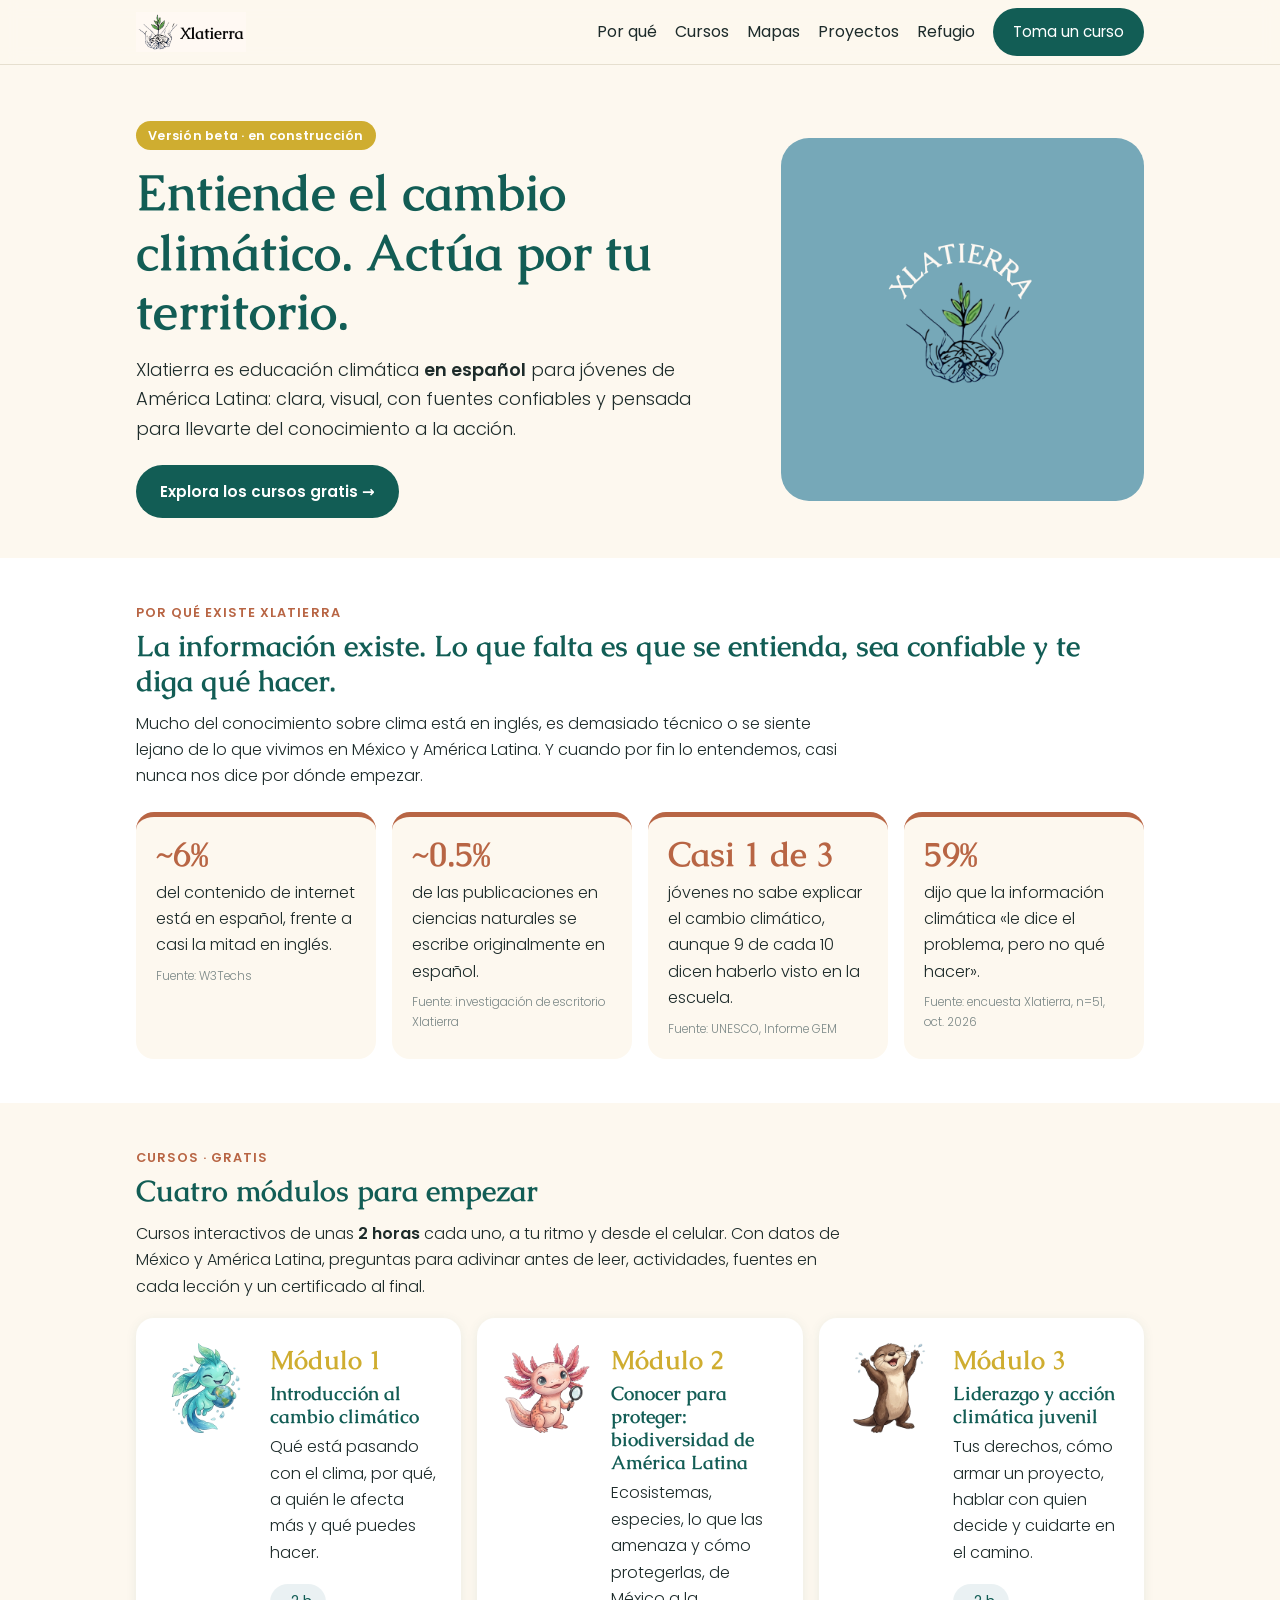
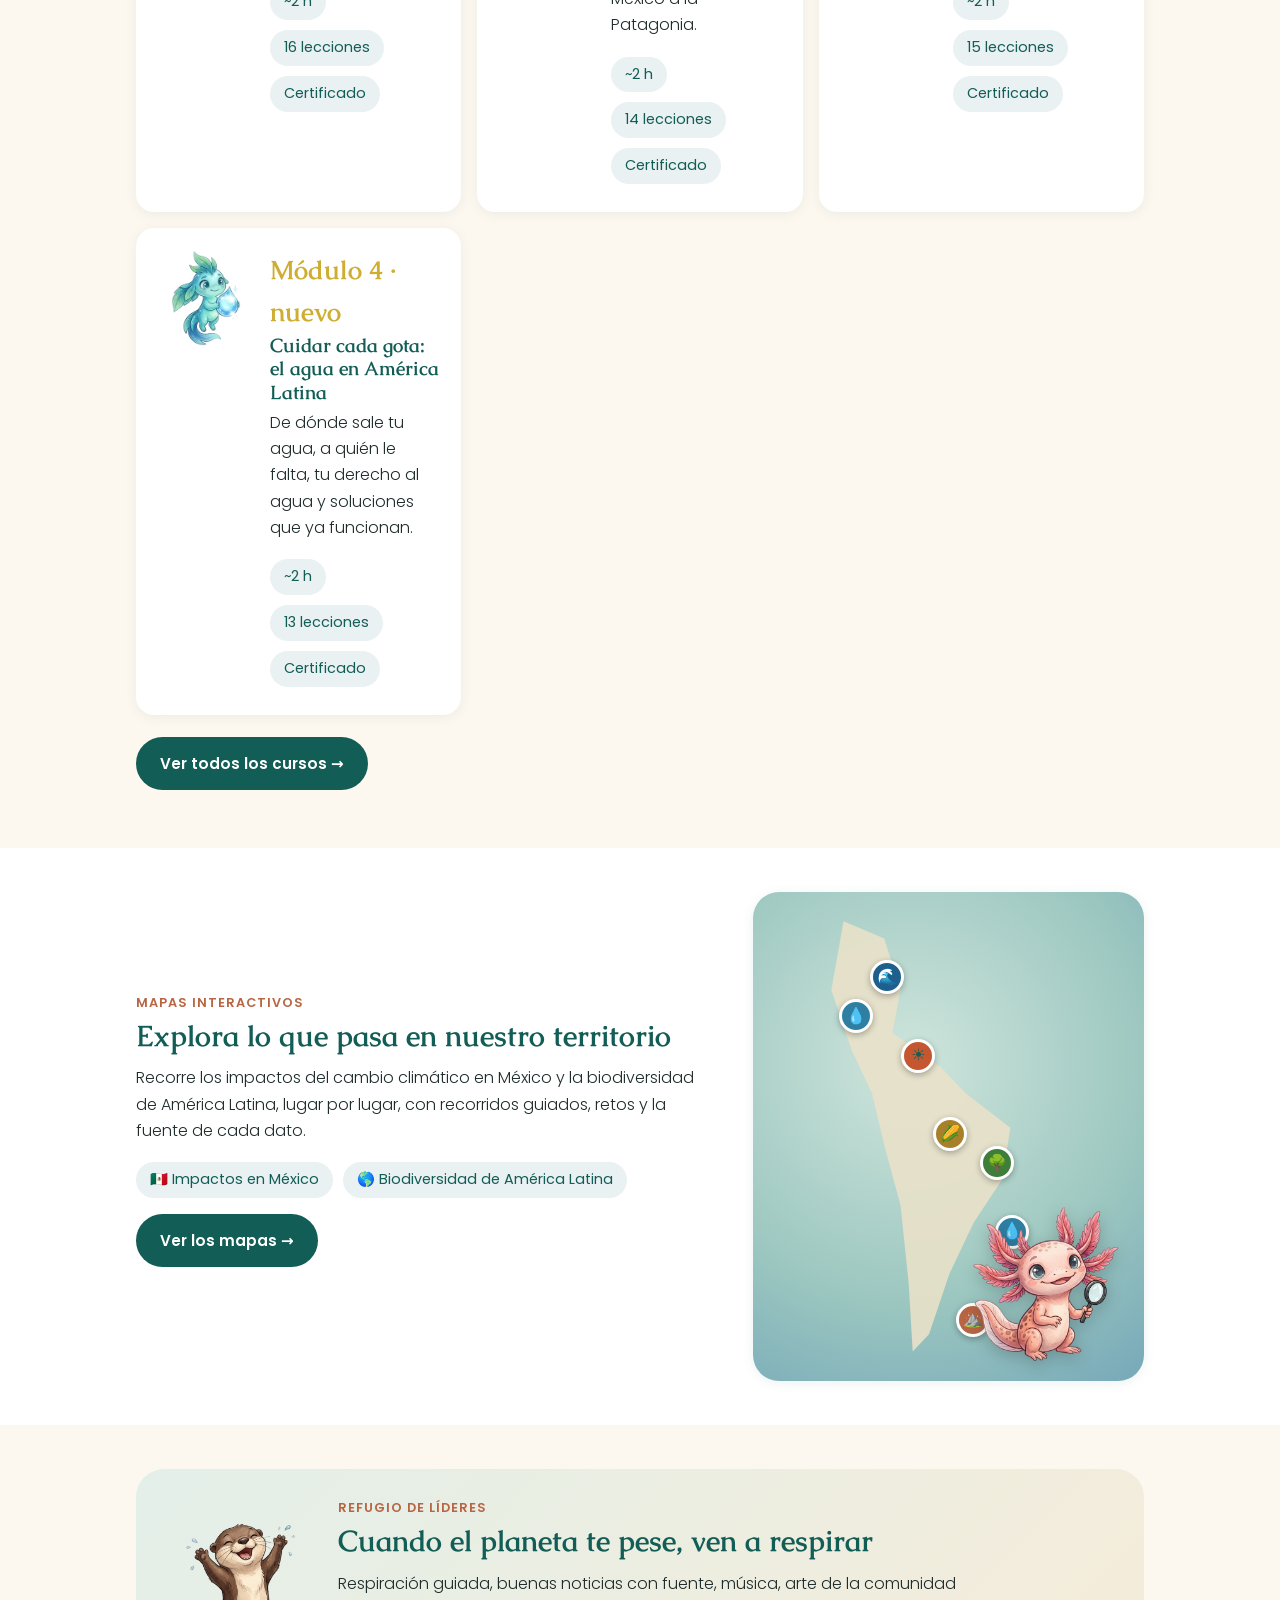
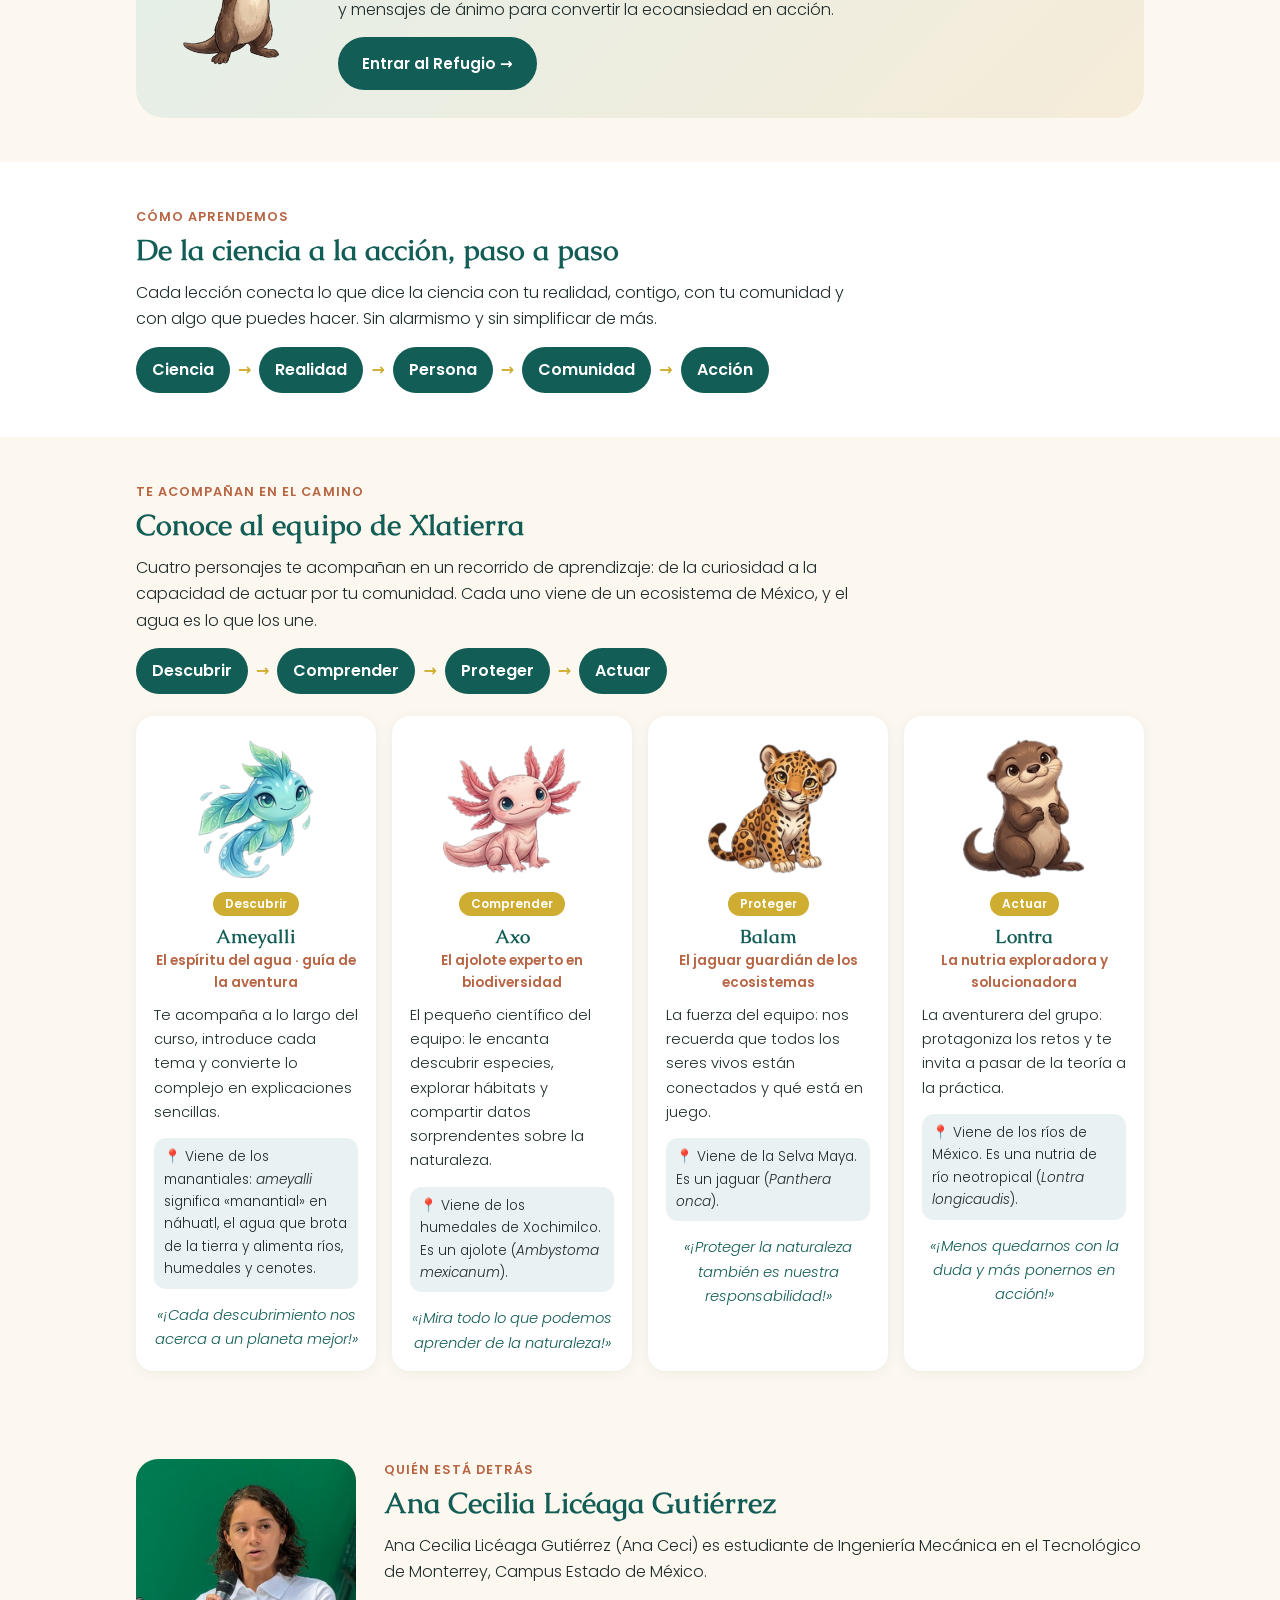
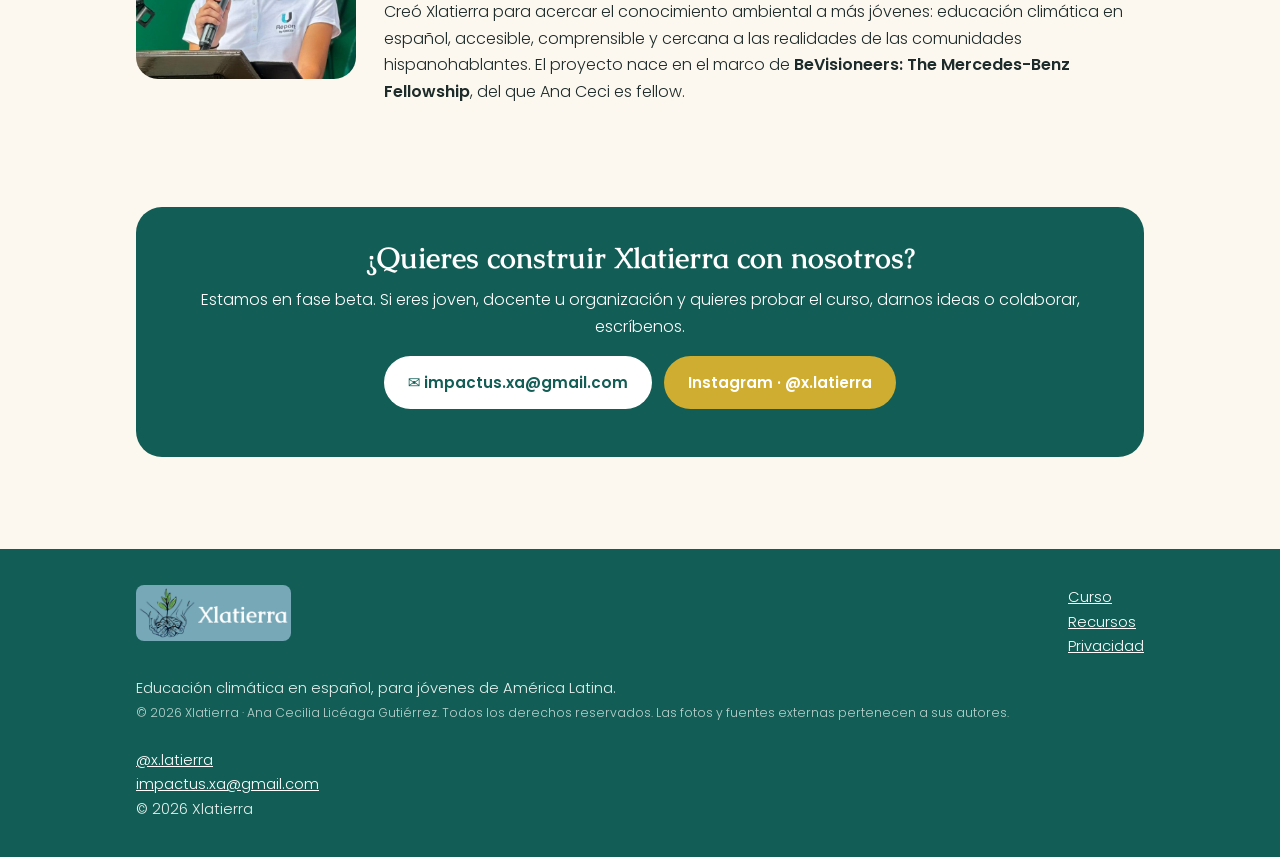
<file: index.html>
<!doctype html>
<html lang="es">
<head>
<meta charset="utf-8">
<meta name="viewport" content="width=device-width, initial-scale=1">
<title>Xlatierra · Educación climática en español</title>
<meta name="description" content="Educación climática en español para jóvenes de América Latina: clara, visual, con fuentes confiables y orientada a la acción.">
<link rel="icon" href="img/icono.png">
<link rel="preconnect" href="https://fonts.googleapis.com">
<link href="https://fonts.googleapis.com/css2?family=Caudex:wght@400;700&family=Poppins:wght@300;400;600&display=swap" rel="stylesheet">
<link rel="stylesheet" href="estilos.css">
<style>
/* ---- Solo página de inicio ---- */
.hero-home{padding:56px 0 40px}
.hero-home .wrap{display:grid;grid-template-columns:1.25fr .75fr;gap:40px;align-items:center}
.hero-home h1{font-size:clamp(2rem,5vw,3.1rem)}
.hero-home .lead{font-size:1.12rem;max-width:560px}
.hero-home .ctas{display:flex;gap:12px;flex-wrap:wrap;margin-top:22px}
.beta{display:inline-block;background:var(--gold);color:#fff;font-weight:600;font-size:.8rem;padding:4px 12px;border-radius:999px;margin-bottom:14px;letter-spacing:.02em}
.hero-art{background:#76a8b8;border-radius:28px;padding:28px;aspect-ratio:1/1;display:flex;align-items:center;justify-content:center}
@media(max-width:780px){.hero-home .wrap{grid-template-columns:1fr}.hero-art{max-width:280px;margin:0 auto;order:-1}}
section{padding:44px 0}
.sec-alt{background:#fff}
.kicker{font-weight:600;color:var(--terra);text-transform:uppercase;font-size:.8rem;letter-spacing:.08em;margin-bottom:6px}
.grid{display:grid;gap:16px}
.g4{grid-template-columns:repeat(auto-fit,minmax(210px,1fr))}
.g2{grid-template-columns:repeat(auto-fit,minmax(280px,1fr))}
.statc{background:var(--cream);border-radius:var(--radius);padding:20px;border-top:5px solid var(--terra)}
.sec-alt .statc{background:var(--cream)}
.statc b{display:block;font-family:'Caudex',serif;font-size:2.1rem;color:var(--terra);line-height:1.1;margin-bottom:6px}
.statc i{display:block;font-size:.74rem;color:#7a8786;font-style:normal;margin-top:8px}
.unitc{background:#fff;border-radius:var(--radius);padding:20px;box-shadow:var(--shadow)}
.unitc h3{margin-bottom:6px}
.unitc .n{font-family:'Caudex',serif;color:var(--gold);font-size:1.6rem;font-weight:700}
.feat{display:flex;flex-wrap:wrap;gap:10px;margin:18px 0 6px}
.feat span{background:var(--soft);color:var(--teal);border-radius:999px;padding:6px 14px;font-size:.9rem;font-weight:400}
.arc{display:flex;flex-wrap:wrap;gap:8px;align-items:center;margin-top:14px}
.arc span{background:var(--teal);color:#fff;padding:10px 16px;border-radius:999px;font-weight:600}
.arc em{color:var(--gold);font-style:normal;font-weight:600}
.about{display:grid;grid-template-columns:220px 1fr;gap:28px;align-items:start}
.photo{aspect-ratio:1/1;border-radius:22px;background:var(--soft);display:flex;align-items:center;justify-content:center;text-align:center;padding:16px}
@media(max-width:640px){.about{grid-template-columns:1fr}.photo{max-width:220px}}
.pj{background:#fff;border-radius:var(--radius);padding:18px 18px 16px;box-shadow:var(--shadow);text-align:center}
.pj img{width:150px;height:150px;object-fit:contain;margin:0 auto 6px}
.pj h3{margin:8px 0 2px}
.pj-role{font-size:.85rem;color:var(--terra);font-weight:600;margin-bottom:8px}
.pj p{font-size:.92rem;text-align:left}
.pj-verb{display:inline-block;background:var(--gold);color:#fff;font-weight:600;font-size:.75rem;padding:2px 12px;border-radius:999px}
.pj-origin{font-size:.85rem!important;background:var(--soft);border-radius:12px;padding:8px 10px;color:var(--ink)}
.pj-quote{font-style:italic;color:var(--teal);text-align:center!important;margin-bottom:0}
.band{background:var(--teal);color:#fff;border-radius:26px;padding:34px 28px;text-align:center}
.band h2{color:#fff}
.modc{display:flex;gap:16px;align-items:flex-start;text-decoration:none;color:inherit;border:2px solid transparent;transition:border-color .15s}
.modc:hover{border-color:var(--blue)}
.modc img{width:96px;height:96px;object-fit:contain;flex:0 0 auto}
@media(max-width:480px){.modc{flex-direction:column}}
.mapband{display:grid;grid-template-columns:1.2fr .8fr;gap:30px;align-items:center}
.mapprev{position:relative;display:block;aspect-ratio:4/5;border-radius:26px;background:radial-gradient(circle at 40% 35%,#cfe5dc,#9cc7c0 60%,#76a8b8);overflow:hidden;box-shadow:var(--shadow)}
.mapprev::before{content:"";position:absolute;left:18%;top:6%;width:52%;height:88%;background:#e9e2c9;opacity:.9;clip-path:polygon(10% 0,30% 4%,38% 16%,34% 26%,46% 30%,58% 34%,70% 40%,92% 48%,88% 60%,74% 70%,62% 82%,52% 96%,44% 100%,42% 84%,38% 66%,30% 52%,24% 40%,14% 30%,4% 16%)}
.mapprev .pin{position:absolute;width:34px;height:34px;border-radius:50%;display:flex;align-items:center;justify-content:center;border:3px solid #fff;box-shadow:0 2px 6px rgba(0,0,0,.3);font-size:16px}
.mapprev img{position:absolute;right:4%;bottom:3%;width:42%;filter:drop-shadow(0 4px 8px rgba(0,0,0,.2))}
@media(max-width:780px){.mapband{grid-template-columns:1fr}.mapprev{max-width:320px}}
</style>
</head>
<body>

<header class="topbar">
  <div class="wrap">
    <a class="logo" href="index.html"><img src="img/logo-rectangular.png" alt="Xlatierra"></a>
    <nav>
      <a href="#por-que" class="hide-sm">Por qué</a>
      <a href="#curso" class="hide-sm">Cursos</a>
      <a href="mapas.html" class="hide-sm">Mapas</a>
      <a href="proyectos.html" class="hide-sm">Proyectos</a>
      <a href="refugio.html" class="hide-sm">Refugio</a>
      <a href="cursos.html" class="btn btn-primary" style="padding:9px 18px">Toma un curso</a>
    </nav>
  </div>
</header>

<!-- ============ HERO ============ -->
<div class="hero-home">
  <div class="wrap">
    <div>
      <span class="beta">Versión beta · en construcción</span>
      <h1>Entiende el cambio climático. Actúa por tu territorio.</h1>
      <p class="lead">Xlatierra es educación climática <strong>en español</strong> para jóvenes de América Latina: clara, visual, con fuentes confiables y pensada para llevarte del conocimiento a la acción.</p>
      <div class="ctas">
        <a class="btn btn-primary" href="cursos.html">Explora los cursos gratis →</a>
      </div>
    </div>
    <div class="hero-art"><img src="img/logo-circular.png" alt="Logo de Xlatierra: manos que sostienen una planta" style="border-radius:20px"></div>
  </div>
</div>

<!-- ============ POR QUÉ ============ -->
<section class="sec-alt" id="por-que">
  <div class="wrap">
    <div class="kicker">Por qué existe Xlatierra</div>
    <h2>La información existe. Lo que falta es que se entienda, sea confiable y te diga qué hacer.</h2>
    <p style="max-width:720px">Mucho del conocimiento sobre clima está en inglés, es demasiado técnico o se siente lejano de lo que vivimos en México y América Latina. Y cuando por fin lo entendemos, casi nunca nos dice por dónde empezar.</p>
    <div class="grid g4" style="margin-top:22px">
      <div class="statc"><b>~6%</b>del contenido de internet está en español, frente a casi la mitad en inglés.<i>Fuente: W3Techs</i></div>
      <div class="statc"><b>~0.5%</b>de las publicaciones en ciencias naturales se escribe originalmente en español.<i>Fuente: investigación de escritorio Xlatierra</i></div>
      <div class="statc"><b>Casi 1 de 3</b>jóvenes no sabe explicar el cambio climático, aunque 9 de cada 10 dicen haberlo visto en la escuela.<i>Fuente: UNESCO, Informe GEM</i></div>
      <div class="statc"><b>59%</b>dijo que la información climática «le dice el problema, pero no qué hacer».<i>Fuente: encuesta Xlatierra, n=51, oct. 2026</i></div>
    </div>
  </div>
</section>

<!-- ============ CURSOS ============ -->
<section id="curso">
  <div class="wrap">
    <div class="kicker">Cursos · gratis</div>
    <h2>Cuatro módulos para empezar</h2>
    <p style="max-width:720px">Cursos interactivos de unas <strong>2 horas</strong> cada uno, a tu ritmo y desde el celular. Con datos de México y América Latina, preguntas para adivinar antes de leer, actividades, fuentes en cada lección y un certificado al final.</p>
    <div class="grid g2" style="margin-top:18px">
      <a class="unitc modc" href="curso.html"><img src="img/pose-espiritu-feliz.png" alt=""><div><div class="n">Módulo 1</div><h3>Introducción al cambio climático</h3><p>Qué está pasando con el clima, por qué, a quién le afecta más y qué puedes hacer.</p><div class="feat"><span>~2 h</span><span>16 lecciones</span><span>Certificado</span></div></div></a>
      <a class="unitc modc" href="biodiversidad.html"><img src="img/pose-ajolote-feliz.png" alt=""><div><div class="n">Módulo 2</div><h3>Conocer para proteger: biodiversidad de América Latina</h3><p>Ecosistemas, especies, lo que las amenaza y cómo protegerlas, de México a la Patagonia.</p><div class="feat"><span>~2 h</span><span>14 lecciones</span><span>Certificado</span></div></div></a>
      <a class="unitc modc" href="liderazgo.html"><img src="img/pose-nutria-feliz.png" alt=""><div><div class="n">Módulo 3</div><h3>Liderazgo y acción climática juvenil</h3><p>Tus derechos, cómo armar un proyecto, hablar con quien decide y cuidarte en el camino.</p><div class="feat"><span>~2 h</span><span>15 lecciones</span><span>Certificado</span></div></div></a>
      <a class="unitc modc" href="agua.html"><img src="img/pose-espiritu-gota.png" alt=""><div><div class="n">Módulo 4 · nuevo</div><h3>Cuidar cada gota: el agua en América Latina</h3><p>De dónde sale tu agua, a quién le falta, tu derecho al agua y soluciones que ya funcionan.</p><div class="feat"><span>~2 h</span><span>13 lecciones</span><span>Certificado</span></div></div></a>
    </div>
    <p style="margin-top:22px"><a class="btn btn-primary" href="cursos.html">Ver todos los cursos →</a></p>
  </div>
</section>

<!-- ============ MAPAS ============ -->
<section class="sec-alt" id="mapas">
  <div class="wrap mapband">
    <div>
      <div class="kicker">Mapas interactivos</div>
      <h2>Explora lo que pasa en nuestro territorio</h2>
      <p style="max-width:560px">Recorre los impactos del cambio climático en México y la biodiversidad de América Latina, lugar por lugar, con recorridos guiados, retos y la fuente de cada dato.</p>
      <div class="feat"><span>🇲🇽 Impactos en México</span><span>🌎 Biodiversidad de América Latina</span></div>
      <p style="margin-top:16px"><a class="btn btn-primary" href="mapas.html">Ver los mapas →</a></p>
    </div>
    <a class="mapprev" href="mapas.html" aria-label="Ver los mapas">
      <span class="pin" style="left:22%;top:22%;background:#2f7fa3">💧</span>
      <span class="pin" style="left:38%;top:30%;background:#c4572f">☀️</span>
      <span class="pin" style="left:30%;top:14%;background:#1f5f8b">🌊</span>
      <span class="pin" style="left:58%;top:52%;background:#3f7d3a">🌳</span>
      <span class="pin" style="left:46%;top:46%;background:#a8802a">🌽</span>
      <span class="pin" style="left:62%;top:66%;background:#2f7fa3">💧</span>
      <span class="pin" style="left:52%;top:84%;background:#b86544">⛰️</span>
      <img src="img/pose-ajolote-feliz.png" alt="Axo con una lupa">
    </a>
  </div>
</section>

<!-- ============ REFUGIO ============ -->
<section id="refugio">
  <div class="wrap">
    <div style="display:flex;gap:24px;align-items:center;flex-wrap:wrap;background:linear-gradient(135deg,#e3efe9,#f6ecd9);border-radius:28px;padding:28px">
      <img src="img/pose-nutria-feliz.png" alt="Lontra" style="width:150px">
      <div style="flex:1;min-width:240px">
        <div class="kicker">Refugio de líderes</div>
        <h2>Cuando el planeta te pese, ven a respirar</h2>
        <p style="max-width:620px">Respiración guiada, buenas noticias con fuente, música, arte de la comunidad y mensajes de ánimo para convertir la ecoansiedad en acción.</p>
        <a class="btn btn-primary" href="refugio.html">Entrar al Refugio →</a>
      </div>
    </div>
  </div>
</section>

<!-- ============ ENFOQUE ============ -->
<section class="sec-alt">
  <div class="wrap">
    <div class="kicker">Cómo aprendemos</div>
    <h2>De la ciencia a la acción, paso a paso</h2>
    <p style="max-width:720px">Cada lección conecta lo que dice la ciencia con tu realidad, contigo, con tu comunidad y con algo que puedes hacer. Sin alarmismo y sin simplificar de más.</p>
    <div class="arc"><span>Ciencia</span><em>→</em><span>Realidad</span><em>→</em><span>Persona</span><em>→</em><span>Comunidad</span><em>→</em><span>Acción</span></div>
  </div>
</section>

<!-- ============ EQUIPO (PERSONAJES) ============
     Para editar: cambia el texto entre las etiquetas. Las imágenes están en img/. -->
<section id="equipo">
  <div class="wrap">
    <div class="kicker">Te acompañan en el camino</div>
    <h2>Conoce al equipo de Xlatierra</h2>
    <p style="max-width:720px">Cuatro personajes te acompañan en un recorrido de aprendizaje: de la curiosidad a la capacidad de actuar por tu comunidad. Cada uno viene de un ecosistema de México, y el agua es lo que los une.</p>
    <div class="arc"><span>Descubrir</span><em>→</em><span>Comprender</span><em>→</em><span>Proteger</span><em>→</em><span>Actuar</span></div>
    <div class="grid g4" style="margin-top:22px">
      <div class="pj">
        <img src="img/personaje-espiritu.png" alt="Ameyalli, el espíritu del agua">
        <span class="pj-verb">Descubrir</span>
        <h3>Ameyalli</h3>
        <div class="pj-role">El espíritu del agua · guía de la aventura</div>
        <p>Te acompaña a lo largo del curso, introduce cada tema y convierte lo complejo en explicaciones sencillas.</p>
        <p class="pj-origin">📍 Viene de los manantiales: <em>ameyalli</em> significa «manantial» en náhuatl, el agua que brota de la tierra y alimenta ríos, humedales y cenotes.</p>
        <p class="pj-quote">«¡Cada descubrimiento nos acerca a un planeta mejor!»</p>
      </div>
      <div class="pj">
        <img src="img/personaje-ajolote.png" alt="Axo, el ajolote">
        <span class="pj-verb">Comprender</span>
        <h3>Axo</h3>
        <div class="pj-role">El ajolote experto en biodiversidad</div>
        <p>El pequeño científico del equipo: le encanta descubrir especies, explorar hábitats y compartir datos sorprendentes sobre la naturaleza.</p>
        <p class="pj-origin">📍 Viene de los humedales de Xochimilco. Es un ajolote (<em>Ambystoma mexicanum</em>).</p>
        <p class="pj-quote">«¡Mira todo lo que podemos aprender de la naturaleza!»</p>
      </div>
      <div class="pj">
        <img src="img/personaje-jaguar.png" alt="Balam, el jaguar">
        <span class="pj-verb">Proteger</span>
        <h3>Balam</h3>
        <div class="pj-role">El jaguar guardián de los ecosistemas</div>
        <p>La fuerza del equipo: nos recuerda que todos los seres vivos están conectados y qué está en juego.</p>
        <p class="pj-origin">📍 Viene de la Selva Maya. Es un jaguar (<em>Panthera onca</em>).</p>
        <p class="pj-quote">«¡Proteger la naturaleza también es nuestra responsabilidad!»</p>
      </div>
      <div class="pj">
        <img src="img/personaje-nutria.png" alt="Lontra, la nutria">
        <span class="pj-verb">Actuar</span>
        <h3>Lontra</h3>
        <div class="pj-role">La nutria exploradora y solucionadora</div>
        <p>La aventurera del grupo: protagoniza los retos y te invita a pasar de la teoría a la práctica.</p>
        <p class="pj-origin">📍 Viene de los ríos de México. Es una nutria de río neotropical (<em>Lontra longicaudis</em>).</p>
        <p class="pj-quote">«¡Menos quedarnos con la duda y más ponernos en acción!»</p>
      </div>
    </div>
  </div>
</section>

<!-- ============ QUIÉN ============ -->
<section id="quien">
  <div class="wrap about">
    <div class="photo" style="padding:0;overflow:hidden"><img src="img/ana-ceci.jpg" alt="Ana Cecilia Licéaga Gutiérrez hablando en un evento" style="width:100%;height:100%;object-fit:cover"></div>
    <div>
      <div class="kicker">Quién está detrás</div>
      <h2>Ana Cecilia Licéaga Gutiérrez</h2>
      <!-- BIOGRAFÍA: edita el texto entre <p> y </p>. Cada <p>...</p> es un párrafo. -->
      <p>Ana Cecilia Licéaga Gutiérrez (Ana Ceci) es estudiante de Ingeniería Mecánica en el Tecnológico de Monterrey, Campus Estado de México.</p>
      <p>Creó Xlatierra para acercar el conocimiento ambiental a más jóvenes: educación climática en español, accesible, comprensible y cercana a las realidades de las comunidades hispanohablantes. El proyecto nace en el marco de <strong>BeVisioneers: The Mercedes-Benz Fellowship</strong>, del que Ana Ceci es fellow.</p>
    </div>
  </div>
</section>

<!-- ============ CTA / CONTACTO ============ -->
<section>
  <div class="wrap">
    <div class="band">
      <h2>¿Quieres construir Xlatierra con nosotros?</h2>
      <p>Estamos en fase beta. Si eres joven, docente u organización y quieres probar el curso, darnos ideas o colaborar, escríbenos.</p>
      <p style="margin-top:16px;display:flex;gap:12px;justify-content:center;flex-wrap:wrap">
        <a class="btn btn-light" href="mailto:impactus.xa@gmail.com">✉️ impactus.xa@gmail.com</a>
        <a class="btn btn-gold" href="https://www.instagram.com/x.latierra/" target="_blank" rel="noopener">Instagram · @x.latierra</a>
      </p>
    </div>
  </div>
</section>

<footer class="site">
  <div class="wrap">
    <div><img src="img/logo-rectangular-azul.png" alt="Xlatierra" style="height:56px;width:auto;border-radius:8px;margin-bottom:10px"><br>Educación climática en español, para jóvenes de América Latina.<br><small style="opacity:.8">© 2026 Xlatierra · Ana Cecilia Licéaga Gutiérrez. Todos los derechos reservados. Las fotos y fuentes externas pertenecen a sus autores.</small></div>
    <div><a href="curso.html">Curso</a><br><a href="curso.html#recursos">Recursos</a><br><a href="curso.html#privacidad">Privacidad</a></div>
    <div><a href="https://www.instagram.com/x.latierra/" target="_blank" rel="noopener">@x.latierra</a><br><a href="mailto:impactus.xa@gmail.com">impactus.xa@gmail.com</a><br>© 2026 Xlatierra</div>
  </div>
</footer>
</body>
</html>
</file>
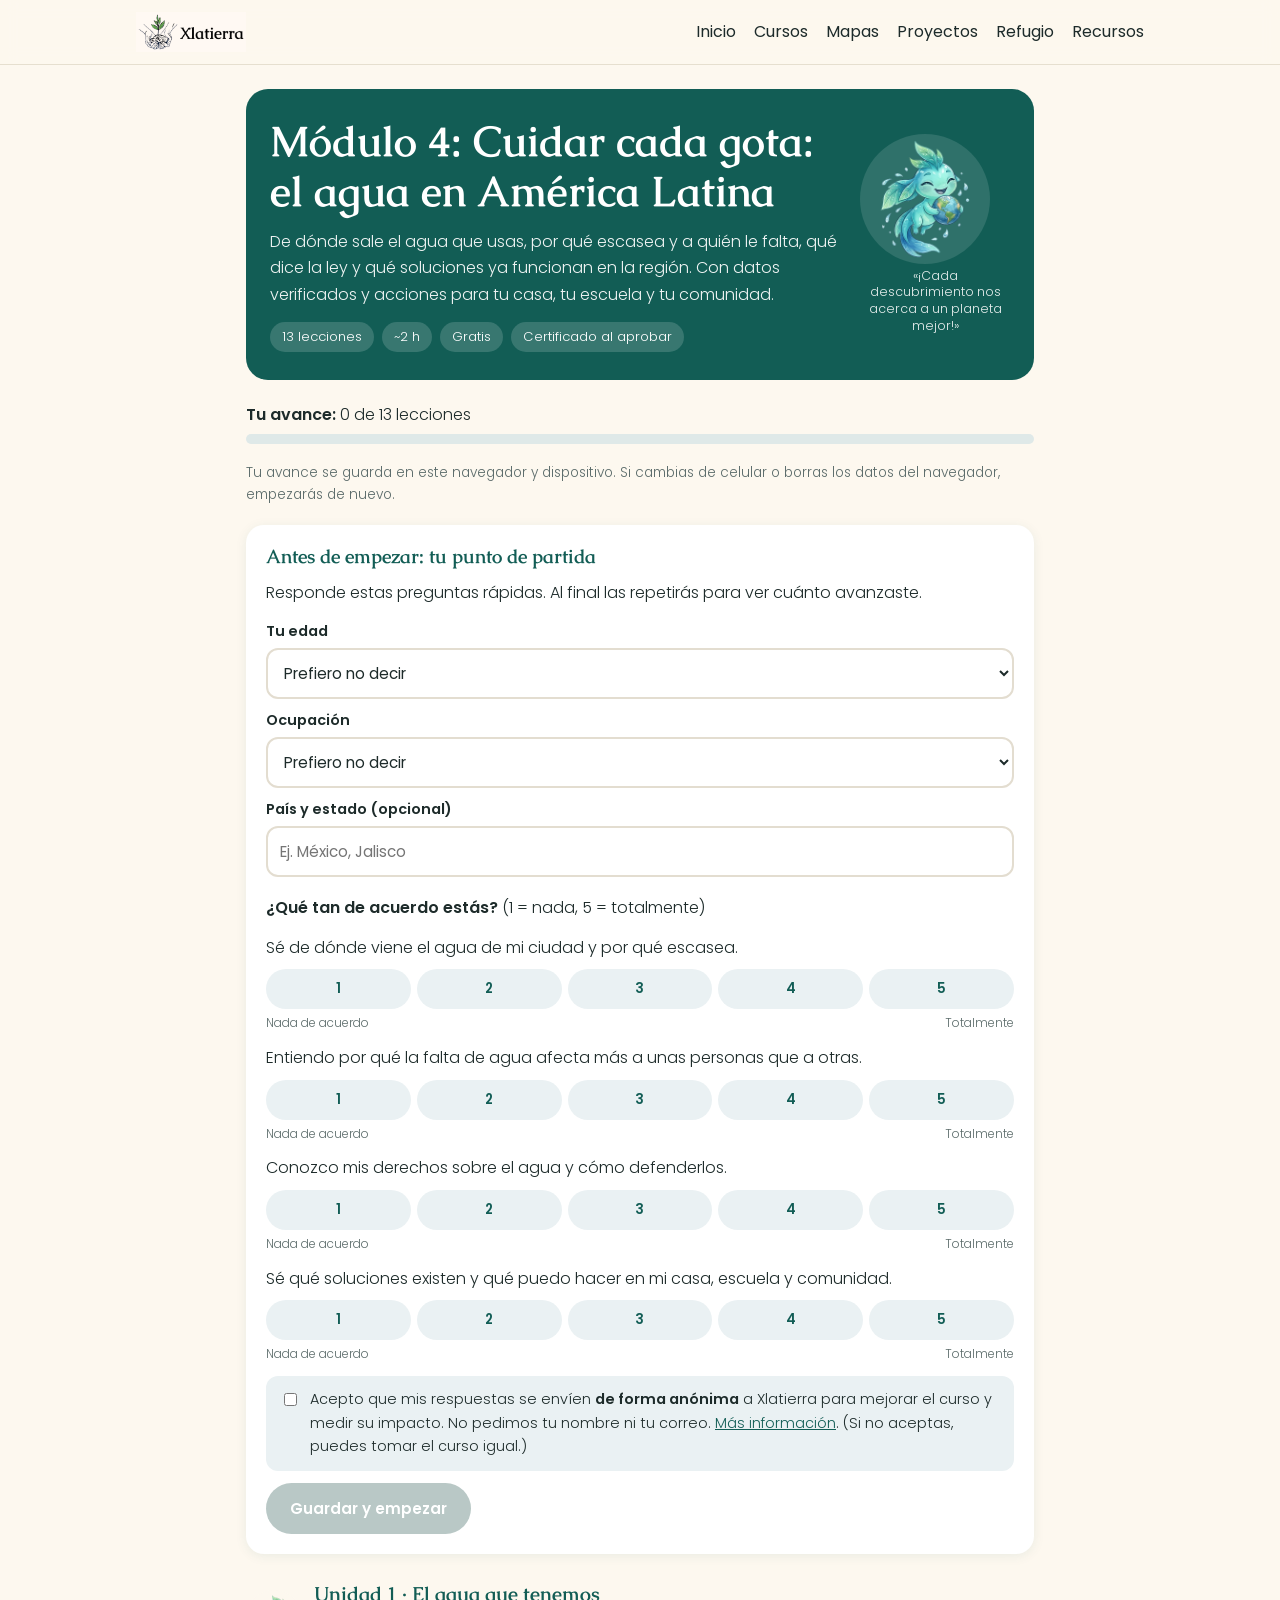
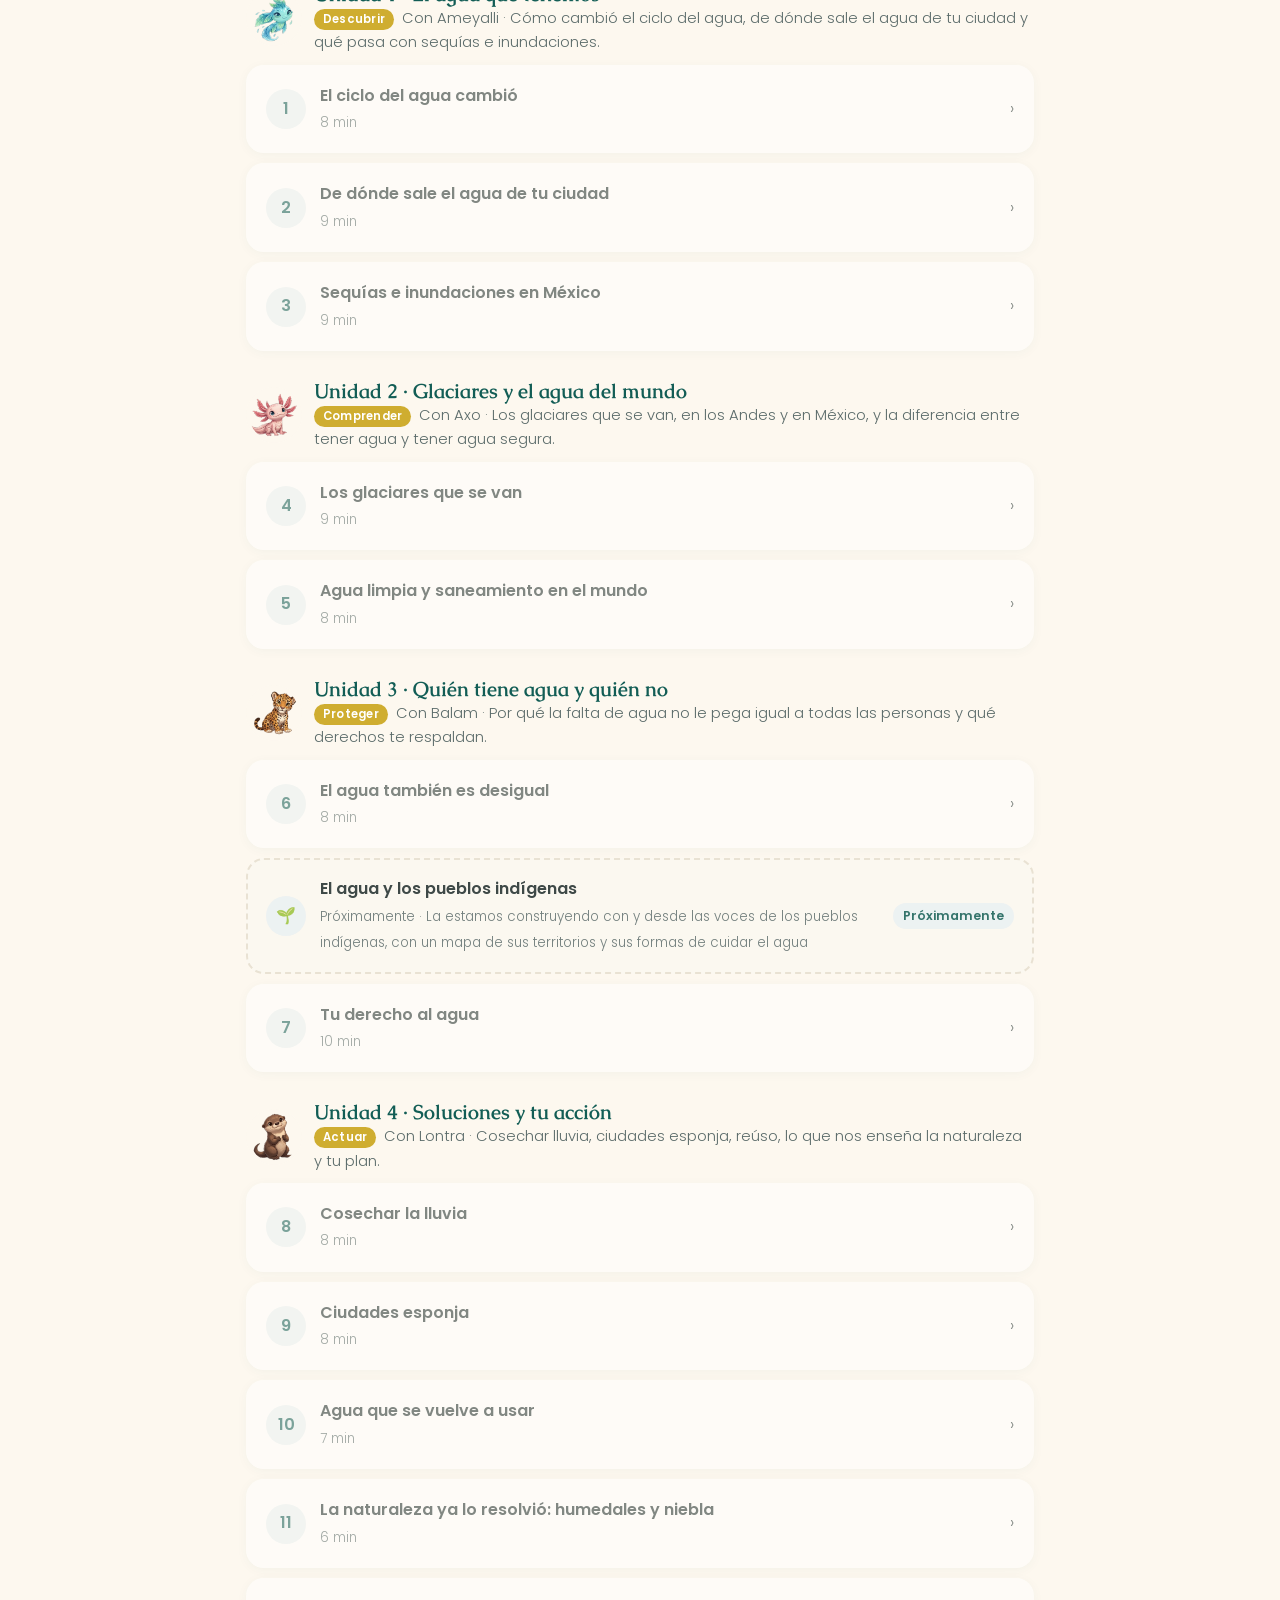
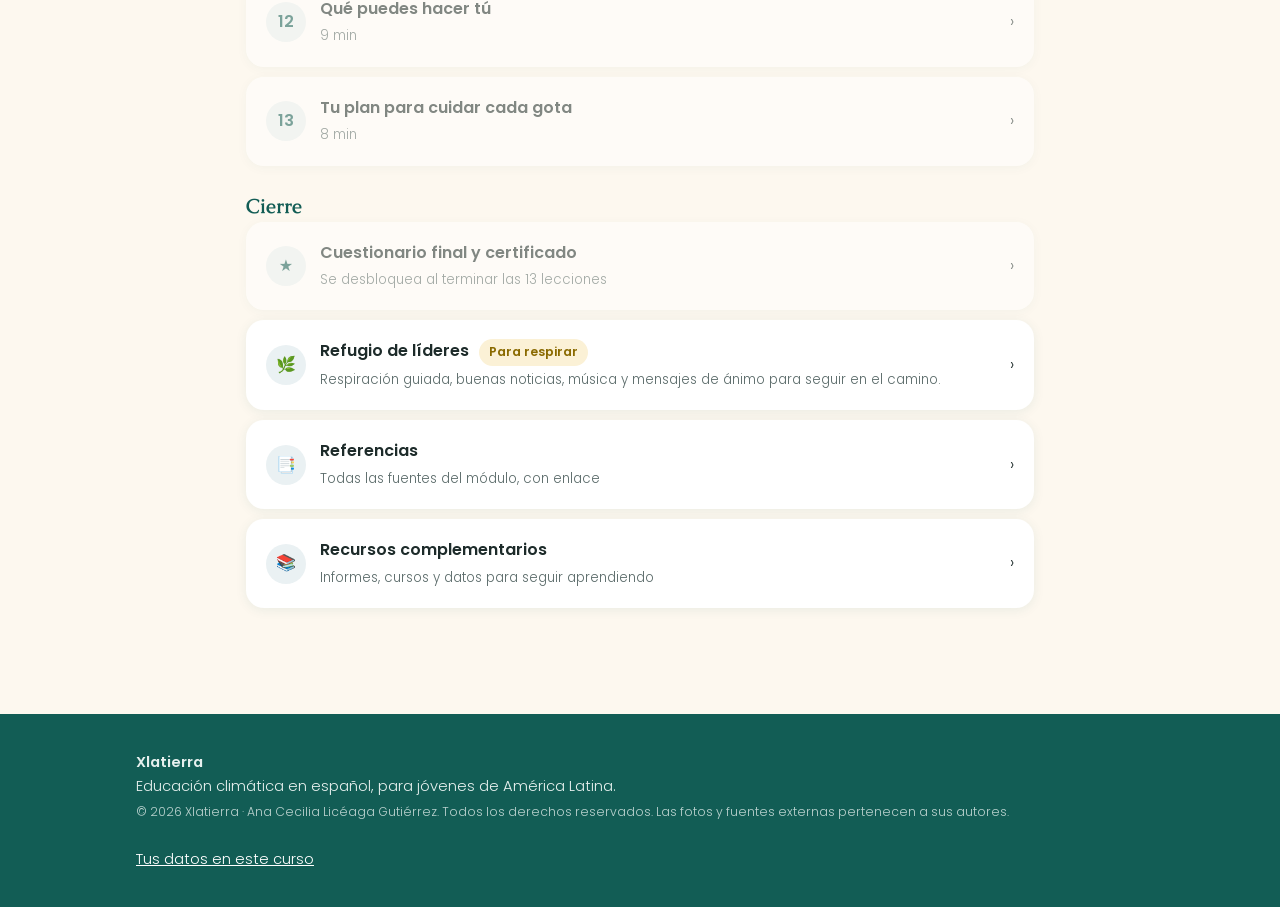
<file: agua.html>
<!doctype html>
<html lang="es">
<head>
<meta charset="utf-8">
<meta name="viewport" content="width=device-width, initial-scale=1">
<title>Módulo 4: Cuidar cada gota · Xlatierra</title>
<meta name="description" content="Curso gratuito en español para jóvenes de América Latina: derechos, planeación de proyectos, comunicación, incidencia y cuidado colectivo para la acción climática. Con fuentes verificables y certificado.">
<link rel="icon" href="img/icono.png">
<link rel="preconnect" href="https://fonts.googleapis.com">
<link href="https://fonts.googleapis.com/css2?family=Caudex:wght@400;700&family=Poppins:wght@300;400;600&display=swap" rel="stylesheet">
<link rel="stylesheet" href="estilos.css">
<link rel="stylesheet" href="curso.css">
</head>
<body>
<header class="topbar">
  <div class="wrap">
    <a class="logo" href="index.html"><img src="img/logo-rectangular.png" alt="Xlatierra"></a>
    <nav>
      <a href="index.html" class="hide-sm">Inicio</a>
      <a href="cursos.html">Cursos</a>
      <a href="mapas.html" class="hide-sm">Mapas</a>
      <a href="proyectos.html" class="hide-sm">Proyectos</a>
      <a href="refugio.html" class="hide-sm">Refugio</a>
      <a href="agua.html#recursos">Recursos</a>
    </nav>
  </div>
</header>

<main class="narrow"><div id="app"><p style="padding:40px 0">Cargando curso…</p></div></main>

<footer class="site">
  <div class="wrap">
    <div><strong>Xlatierra</strong><br>Educación climática en español, para jóvenes de América Latina.<br><small style="opacity:.8">© 2026 Xlatierra · Ana Cecilia Licéaga Gutiérrez. Todos los derechos reservados. Las fotos y fuentes externas pertenecen a sus autores.</small></div>
    <div><a href="agua.html#privacidad">Tus datos en este curso</a></div>
  </div>
</footer>

<script src="config.js"></script>
<script src="contenido-m4.js"></script>
<script src="guias-accion.js"></script>
<script src="app.js"></script>
</body>
</html>
</file>
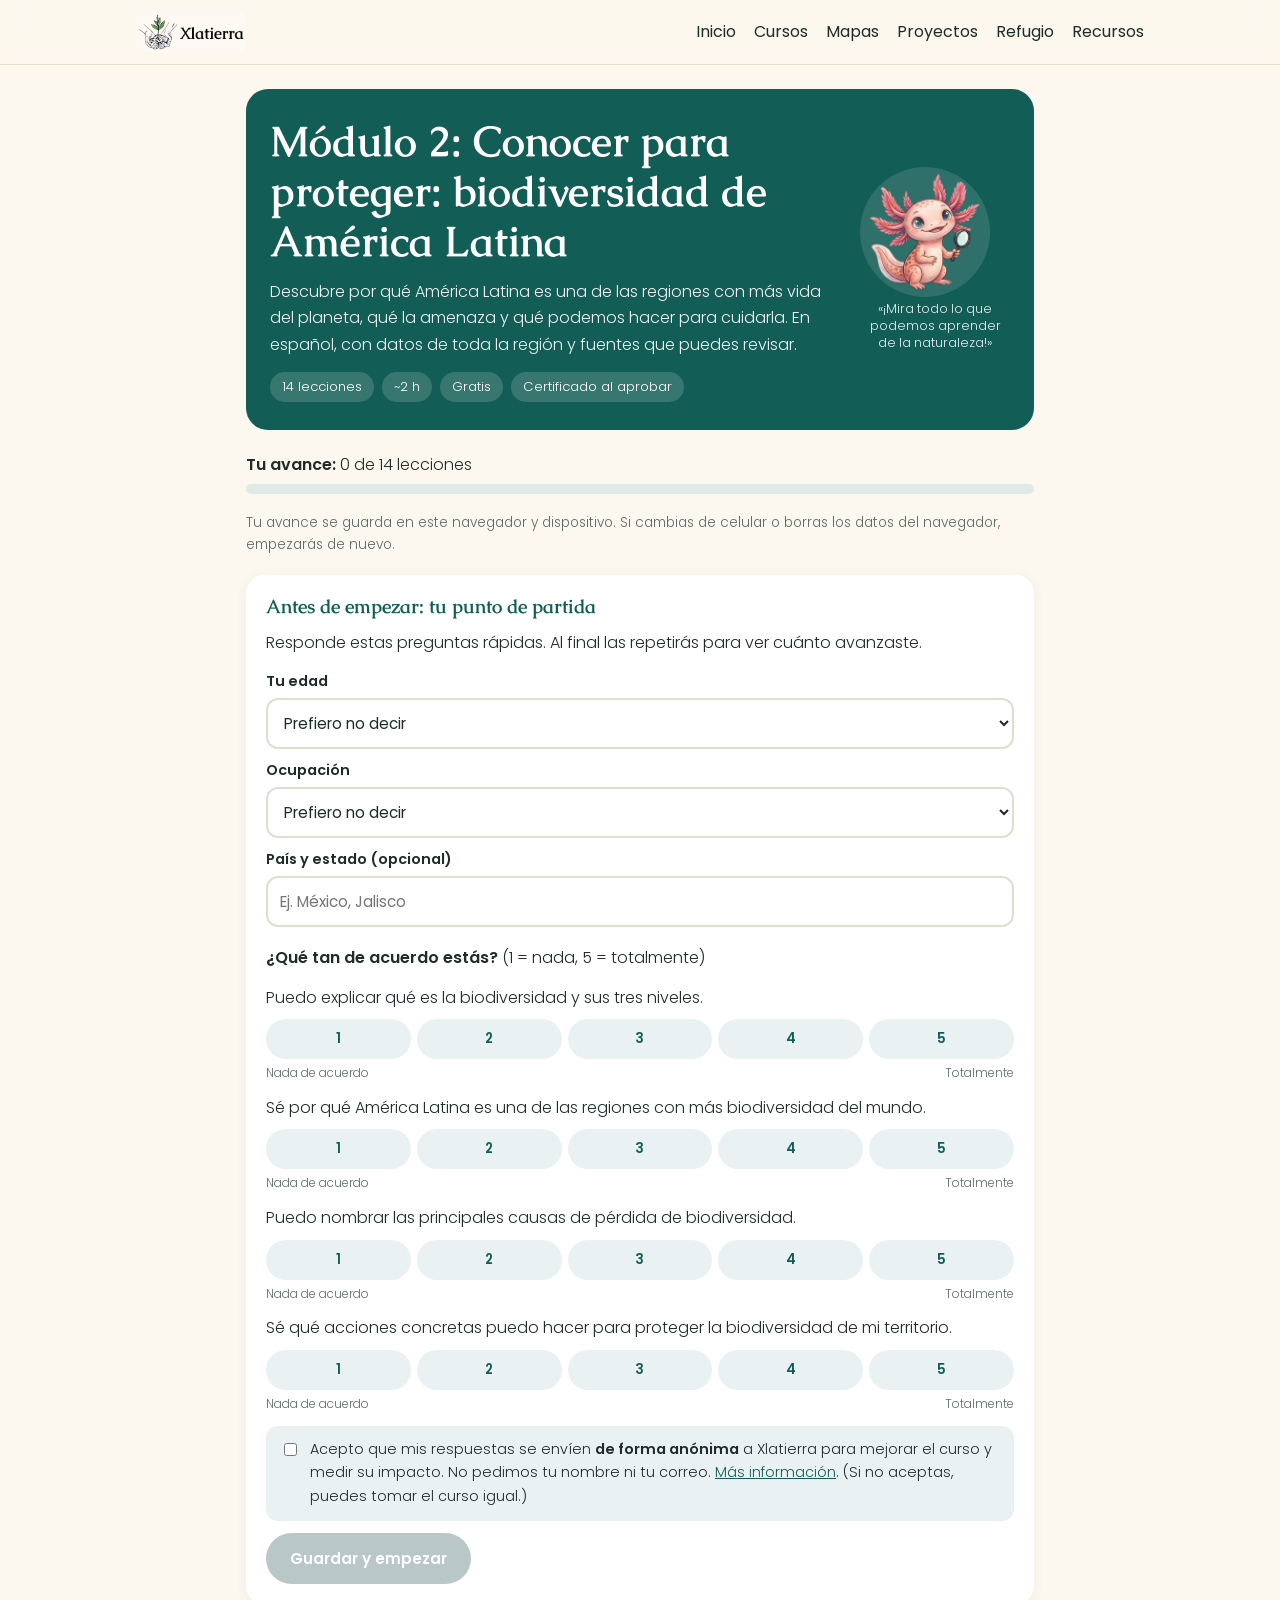
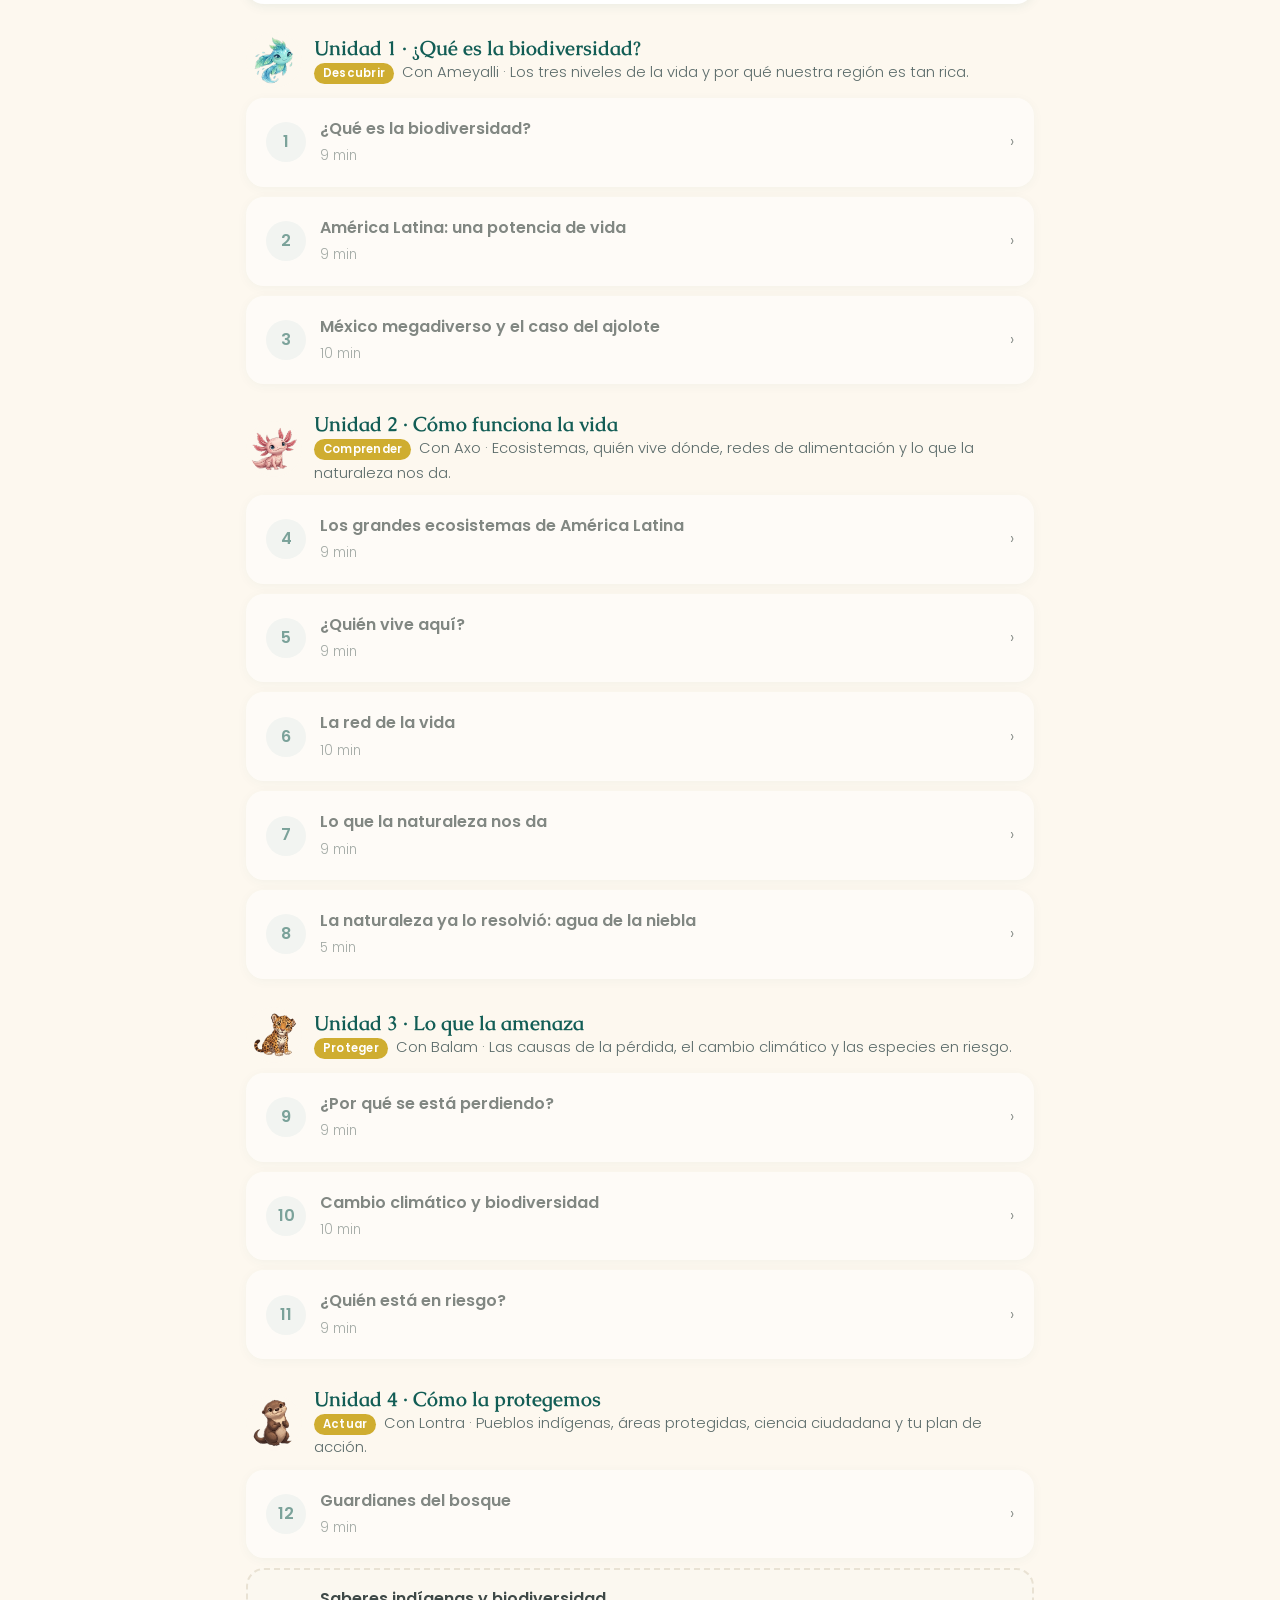
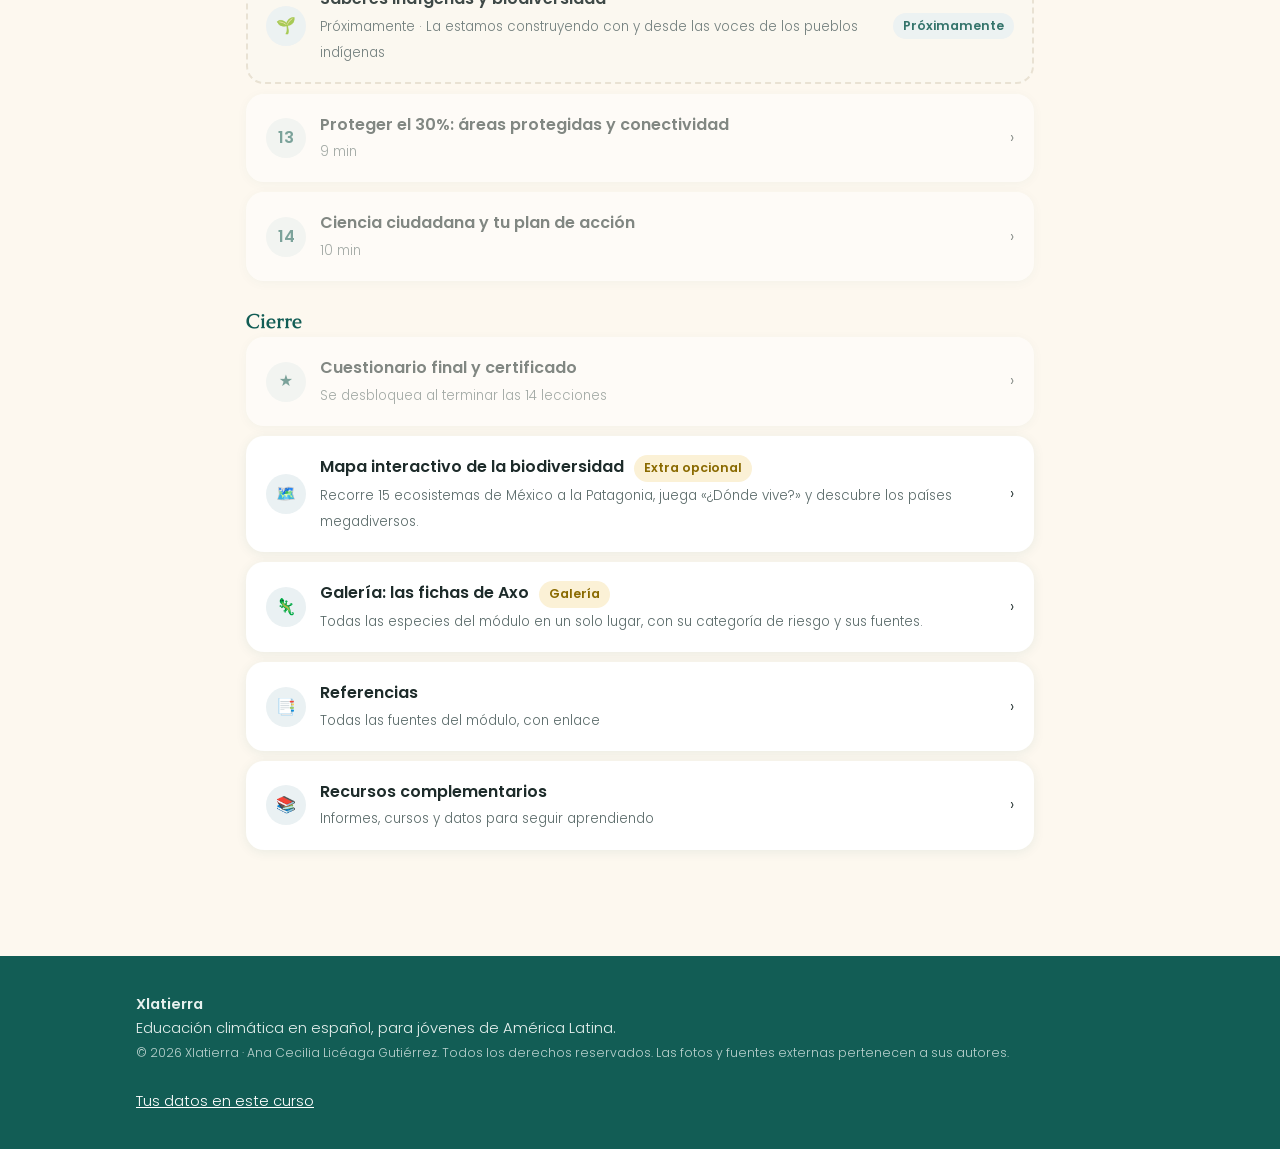
<file: biodiversidad.html>
<!doctype html>
<html lang="es">
<head>
<meta charset="utf-8">
<meta name="viewport" content="width=device-width, initial-scale=1">
<title>Módulo 2: Conocer para proteger · Xlatierra</title>
<meta name="description" content="Curso gratuito en español sobre la biodiversidad de América Latina para jóvenes: ecosistemas, especies, amenazas y cómo protegerla. Con fuentes verificables y certificado.">
<link rel="icon" href="img/icono.png">
<link rel="preconnect" href="https://fonts.googleapis.com">
<link href="https://fonts.googleapis.com/css2?family=Caudex:wght@400;700&family=Poppins:wght@300;400;600&display=swap" rel="stylesheet">
<link rel="stylesheet" href="estilos.css">
<link rel="stylesheet" href="curso.css">
</head>
<body>
<header class="topbar">
  <div class="wrap">
    <a class="logo" href="index.html"><img src="img/logo-rectangular.png" alt="Xlatierra"></a>
    <nav>
      <a href="index.html" class="hide-sm">Inicio</a>
      <a href="cursos.html">Cursos</a>
      <a href="mapas.html" class="hide-sm">Mapas</a>
      <a href="proyectos.html" class="hide-sm">Proyectos</a>
      <a href="refugio.html" class="hide-sm">Refugio</a>
      <a href="biodiversidad.html#recursos">Recursos</a>
    </nav>
  </div>
</header>

<main class="narrow"><div id="app"><p style="padding:40px 0">Cargando curso…</p></div></main>

<footer class="site">
  <div class="wrap">
    <div><strong>Xlatierra</strong><br>Educación climática en español, para jóvenes de América Latina.<br><small style="opacity:.8">© 2026 Xlatierra · Ana Cecilia Licéaga Gutiérrez. Todos los derechos reservados. Las fotos y fuentes externas pertenecen a sus autores.</small></div>
    <div><a href="biodiversidad.html#privacidad">Tus datos en este curso</a></div>
  </div>
</footer>

<script src="config.js"></script>
<script src="contenido-m2.js"></script>
<script src="guias-accion.js"></script>
<script src="app.js"></script>
</body>
</html>
</file>
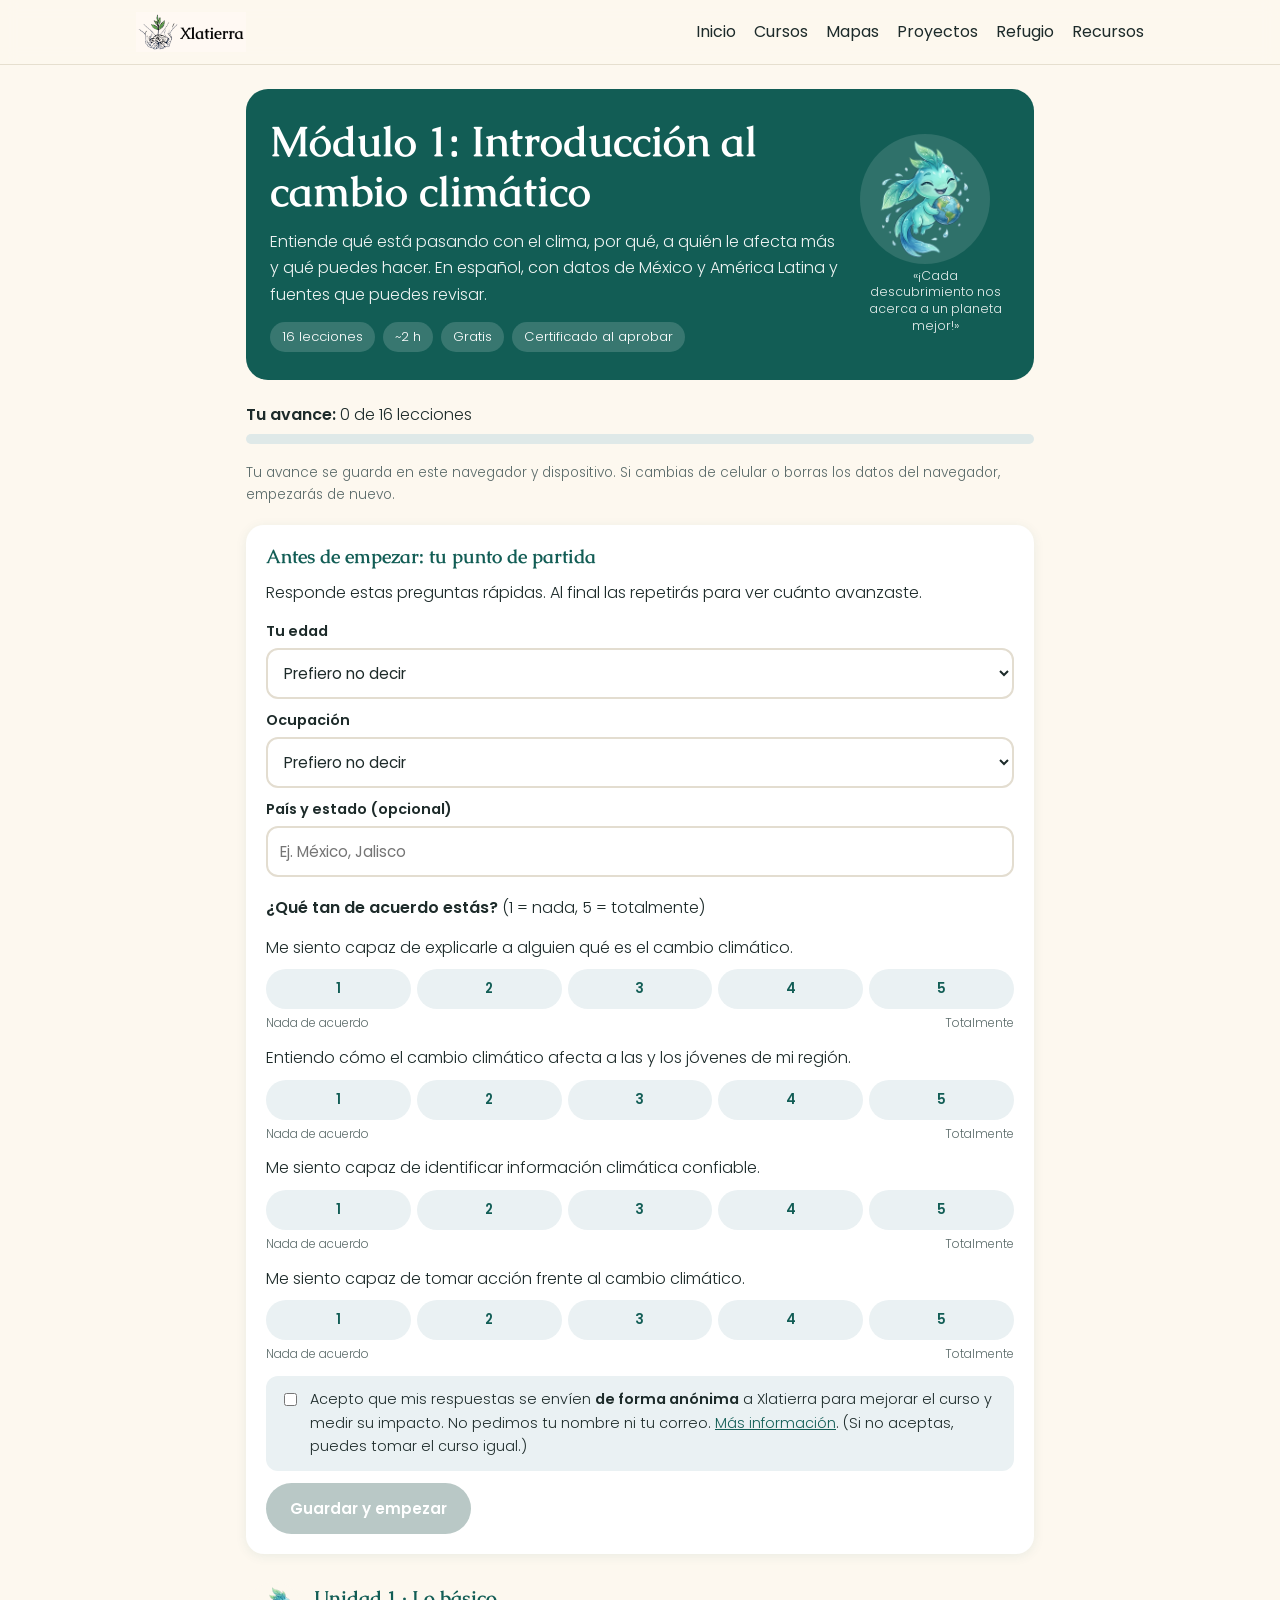
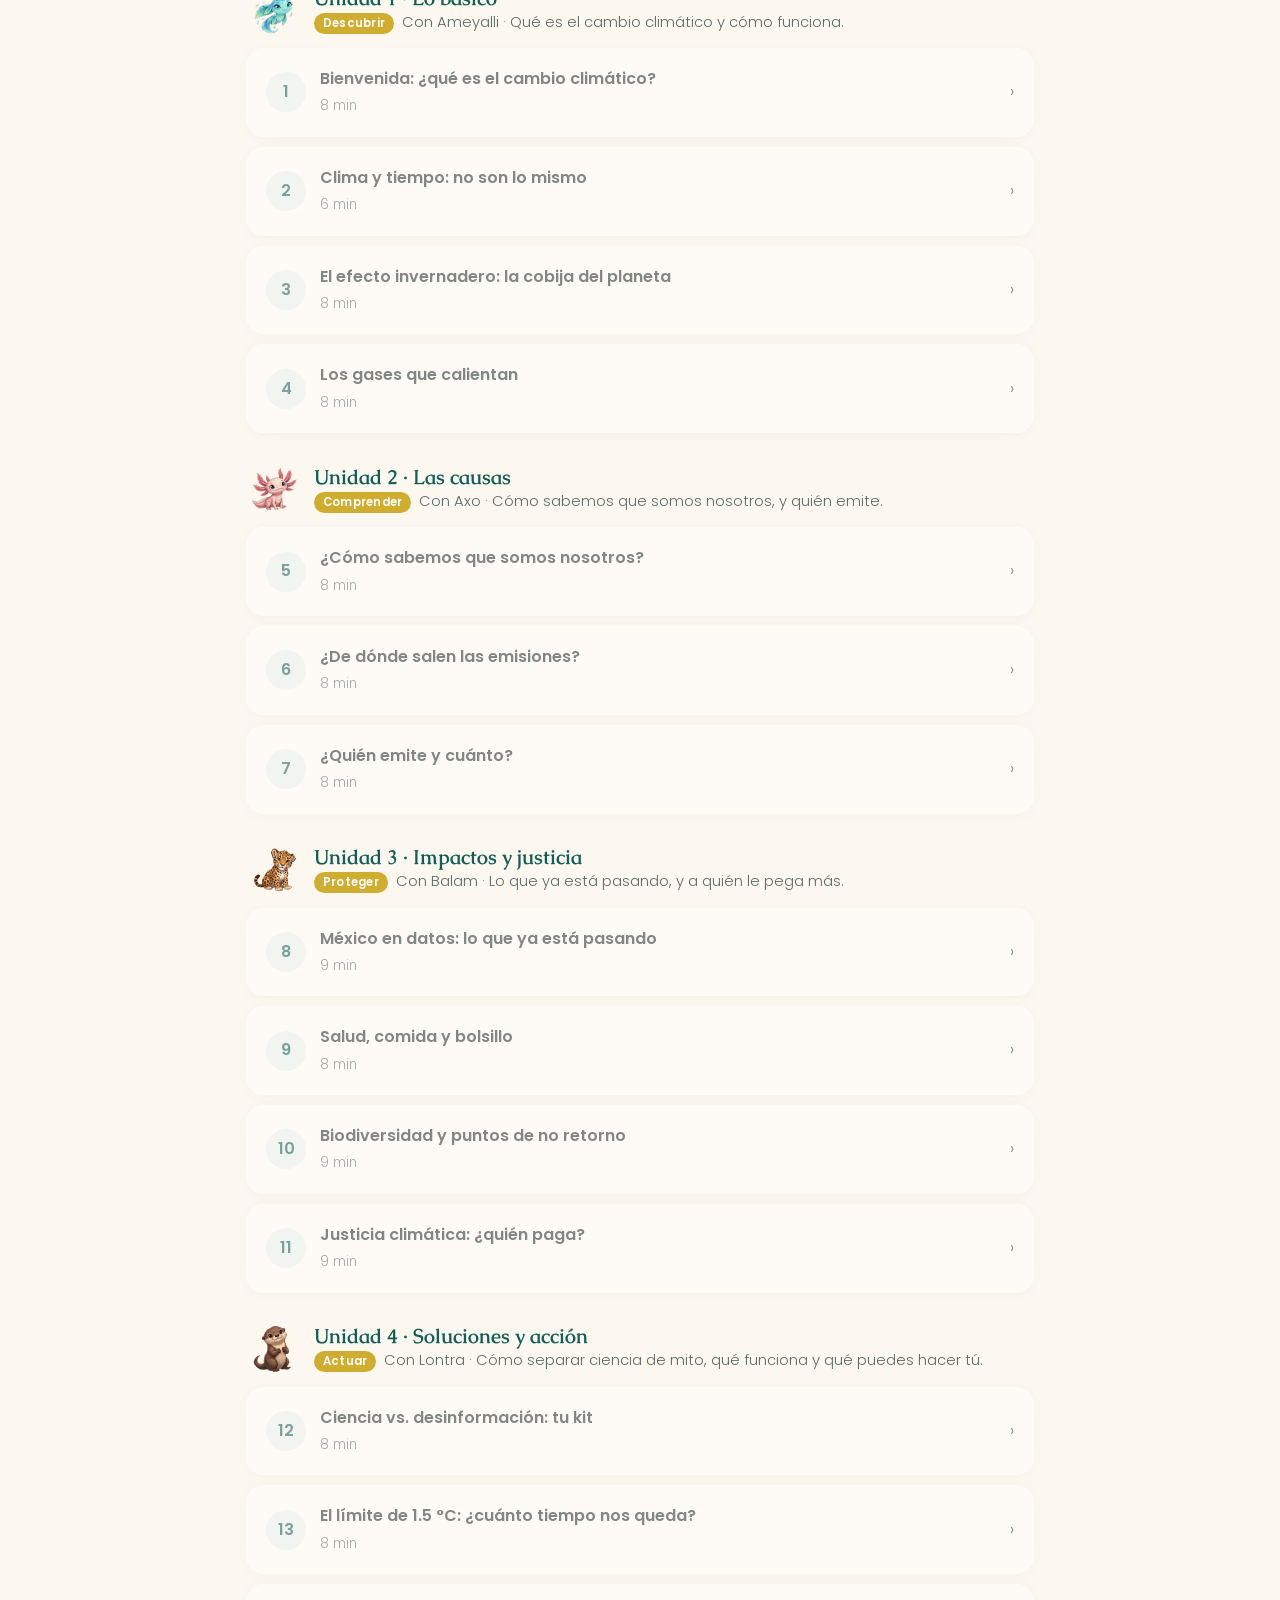
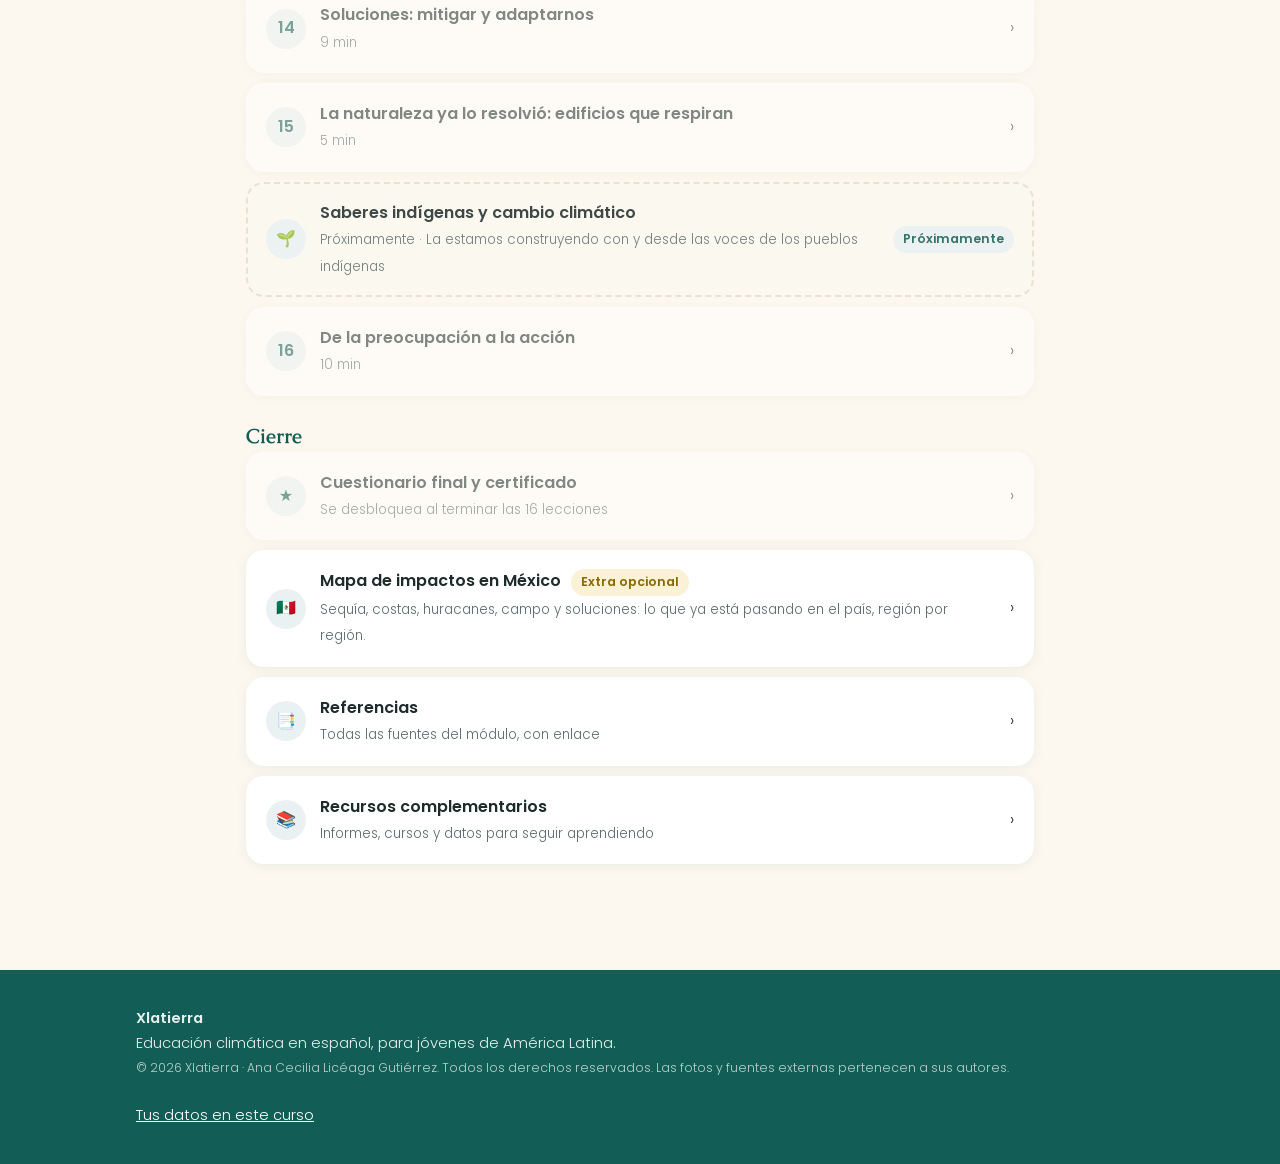
<file: curso.html>
<!doctype html>
<html lang="es">
<head>
<meta charset="utf-8">
<meta name="viewport" content="width=device-width, initial-scale=1">
<title>Módulo 1: Introducción al cambio climático · Xlatierra</title>
<meta name="description" content="Curso gratuito en español sobre cambio climático para jóvenes de América Latina, con datos de México, fuentes verificables y certificado.">
<link rel="icon" href="img/icono.png">
<link rel="preconnect" href="https://fonts.googleapis.com">
<link href="https://fonts.googleapis.com/css2?family=Caudex:wght@400;700&family=Poppins:wght@300;400;600&display=swap" rel="stylesheet">
<link rel="stylesheet" href="estilos.css">
<link rel="stylesheet" href="curso.css">
</head>
<body>
<header class="topbar">
  <div class="wrap">
    <a class="logo" href="index.html"><img src="img/logo-rectangular.png" alt="Xlatierra"></a>
    <nav>
      <a href="index.html" class="hide-sm">Inicio</a>
      <a href="cursos.html">Cursos</a>
      <a href="mapas.html" class="hide-sm">Mapas</a>
      <a href="proyectos.html" class="hide-sm">Proyectos</a>
      <a href="refugio.html" class="hide-sm">Refugio</a>
      <a href="curso.html#recursos">Recursos</a>
    </nav>
  </div>
</header>

<main class="narrow"><div id="app"><p style="padding:40px 0">Cargando curso…</p></div></main>

<footer class="site">
  <div class="wrap">
    <div><strong>Xlatierra</strong><br>Educación climática en español, para jóvenes de América Latina.<br><small style="opacity:.8">© 2026 Xlatierra · Ana Cecilia Licéaga Gutiérrez. Todos los derechos reservados. Las fotos y fuentes externas pertenecen a sus autores.</small></div>
    <div><a href="curso.html#privacidad">Tus datos en este curso</a></div>
  </div>
</footer>

<script src="config.js"></script>
<script src="contenido.js"></script>
<script src="guias-accion.js"></script>
<script src="app.js"></script>
</body>
</html>
</file>
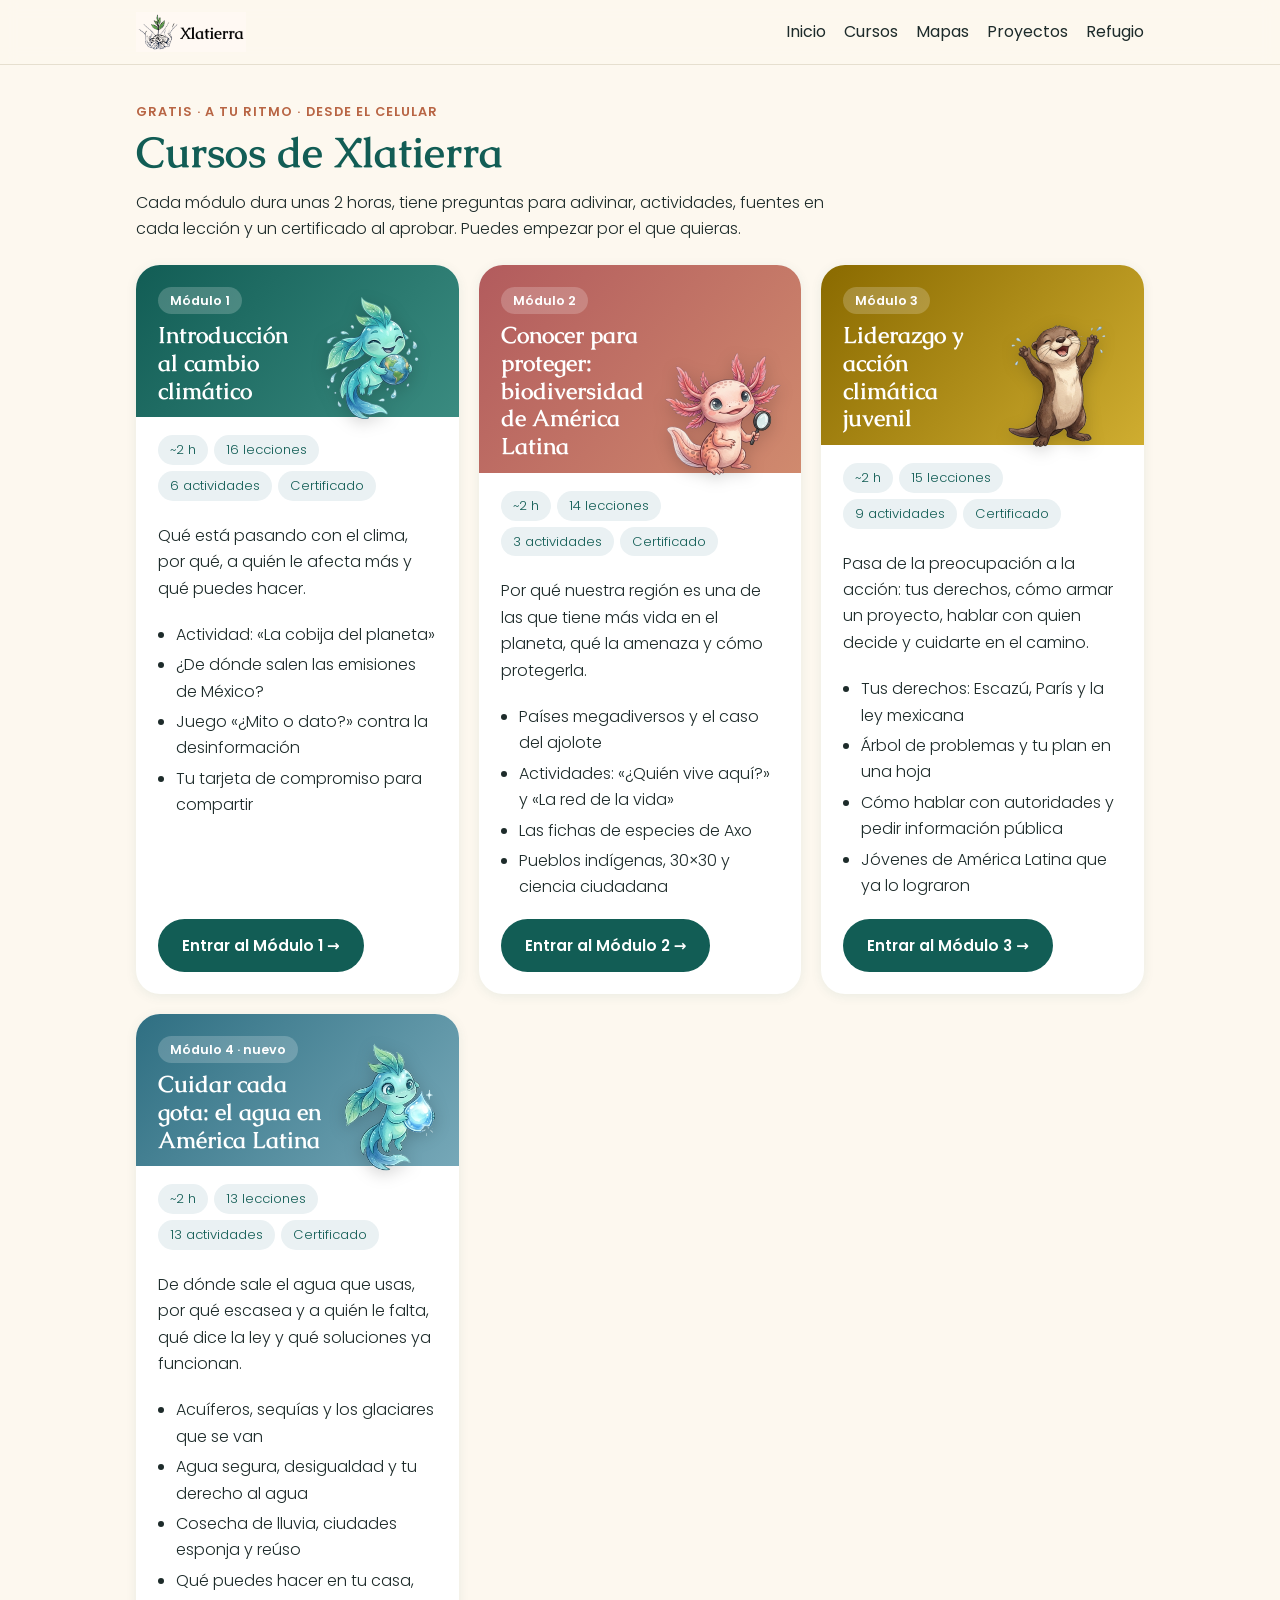
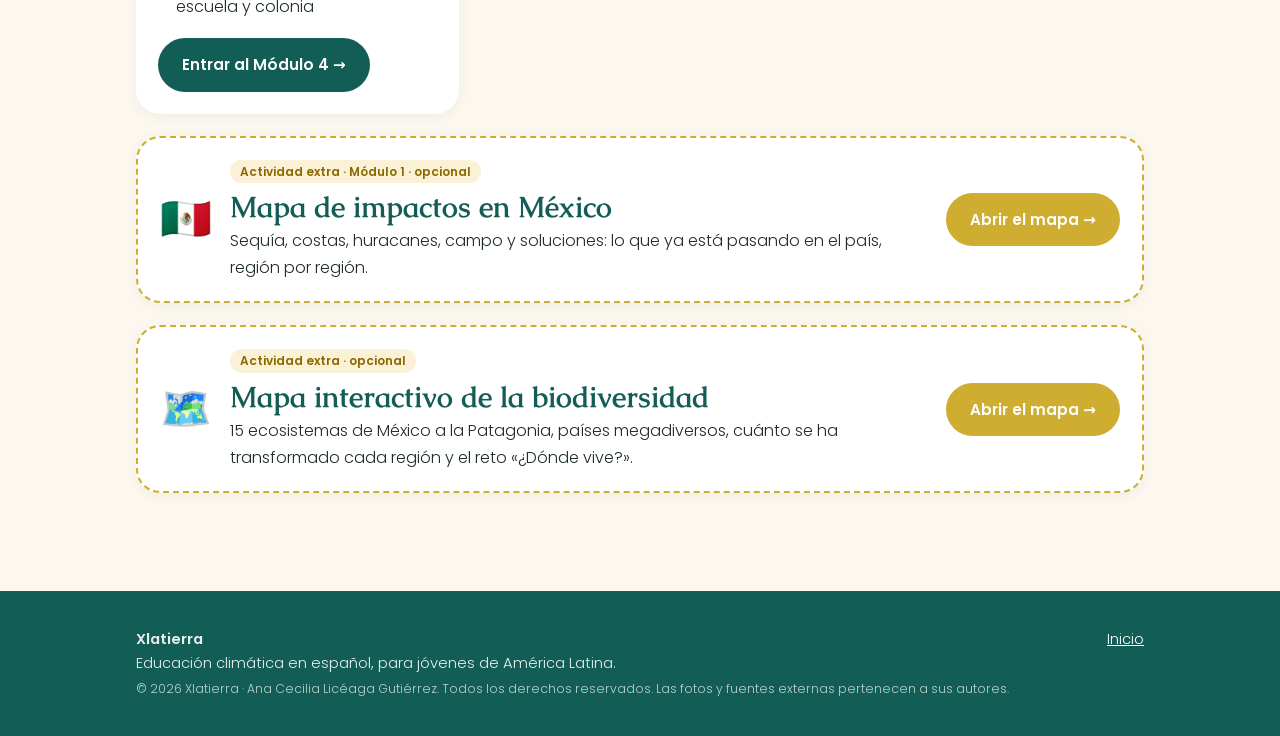
<file: cursos.html>
<!doctype html>
<html lang="es">
<head>
<meta charset="utf-8">
<meta name="viewport" content="width=device-width, initial-scale=1">
<title>Cursos · Xlatierra</title>
<meta name="description" content="Cursos gratuitos en español para jóvenes de América Latina: cambio climático y biodiversidad. Con fuentes verificables y certificado.">
<link rel="icon" href="img/icono.png">
<link rel="preconnect" href="https://fonts.googleapis.com">
<link href="https://fonts.googleapis.com/css2?family=Caudex:wght@400;700&family=Poppins:wght@300;400;600&display=swap" rel="stylesheet">
<link rel="stylesheet" href="estilos.css">
<style>
.page{padding:36px 16px 50px}
.kicker{font-weight:600;color:var(--terra);text-transform:uppercase;font-size:.8rem;letter-spacing:.08em;margin-bottom:6px}
.mods{display:grid;grid-template-columns:repeat(auto-fit,minmax(300px,1fr));gap:20px;margin-top:22px}
.mod{background:#fff;border-radius:24px;box-shadow:var(--shadow);overflow:hidden;display:flex;flex-direction:column}
.mod-top{padding:22px 22px 0;display:flex;gap:14px;align-items:flex-end;min-height:150px;color:#fff}
.mod-top img{width:130px;height:130px;object-fit:contain;margin-left:auto;margin-bottom:-6px;filter:drop-shadow(0 4px 8px rgba(0,0,0,.18))}
.mod-top .lbl{font-weight:600;font-size:.8rem;background:rgba(255,255,255,.2);padding:3px 12px;border-radius:999px;display:inline-block;margin-bottom:8px}
.mod-top h2{color:#fff;margin:0 0 12px;font-size:1.45rem}
.m1 .mod-top{background:linear-gradient(130deg,#125d55,#3a8b80)}
.m2 .mod-top{background:linear-gradient(130deg,#b25b5d,#d08a6e)}
.m3 .mod-top{background:linear-gradient(130deg,#8a6a00,#cfad30)}
.m4 .mod-top{background:linear-gradient(130deg,#2f6f82,#76a8b8)}
.mod-b{padding:18px 22px 22px;display:flex;flex-direction:column;flex:1}
.mod-b ul{padding-left:18px;margin:6px 0 14px}
.mod-b li{margin-bottom:4px}
.tags{display:flex;flex-wrap:wrap;gap:6px;margin-bottom:14px}
.tags span{background:var(--soft);color:var(--teal);border-radius:999px;padding:4px 12px;font-size:.82rem}
.mod-b .btn{margin-top:auto;align-self:flex-start}
.prog{font-size:.85rem;color:var(--muted);margin:-4px 0 12px}
.extra{display:flex;gap:18px;align-items:center;background:#fff;border-radius:24px;box-shadow:var(--shadow);padding:20px 22px;margin-top:22px;border:2px dashed var(--gold)}
.extra .ic{font-size:2.6rem}
.extra .pill{display:inline-block;background:#fbf1d6;color:#8a6a00;font-weight:600;font-size:.75rem;padding:2px 10px;border-radius:999px}
@media(max-width:640px){.extra{flex-direction:column;align-items:flex-start}}
</style>
</head>
<body>
<header class="topbar">
  <div class="wrap">
    <a class="logo" href="index.html"><img src="img/logo-rectangular.png" alt="Xlatierra"></a>
    <nav>
      <a href="index.html" class="hide-sm">Inicio</a>
      <a href="cursos.html">Cursos</a>
      <a href="mapas.html" class="hide-sm">Mapas</a>
      <a href="proyectos.html" class="hide-sm">Proyectos</a>
      <a href="refugio.html" class="hide-sm">Refugio</a>
    </nav>
  </div>
</header>
<main class="wrap page">
  <div class="kicker">Gratis · a tu ritmo · desde el celular</div>
  <h1>Cursos de Xlatierra</h1>
  <p style="max-width:720px">Cada módulo dura unas 2 horas, tiene preguntas para adivinar, actividades, fuentes en cada lección y un certificado al aprobar. Puedes empezar por el que quieras.</p>

  <div class="mods">
    <article class="mod m1">
      <div class="mod-top"><div><span class="lbl">Módulo 1</span><h2>Introducción al cambio climático</h2></div><img src="img/pose-espiritu-feliz.png" alt="Ameyalli, el espíritu del agua"></div>
      <div class="mod-b">
        <div class="tags"><span>~2 h</span><span>16 lecciones</span><span>6 actividades</span><span>Certificado</span></div>
        <div class="prog" data-key="xlatierra_m1_v2" data-total="16"></div>
        <p>Qué está pasando con el clima, por qué, a quién le afecta más y qué puedes hacer.</p>
        <ul><li>Actividad: «La cobija del planeta»</li><li>¿De dónde salen las emisiones de México?</li><li>Juego «¿Mito o dato?» contra la desinformación</li><li>Tu tarjeta de compromiso para compartir</li></ul>
        <a class="btn btn-primary" href="curso.html">Entrar al Módulo 1 →</a>
      </div>
    </article>
    <article class="mod m2">
      <div class="mod-top"><div><span class="lbl">Módulo 2</span><h2>Conocer para proteger: biodiversidad de América Latina</h2></div><img src="img/pose-ajolote-feliz.png" alt="Axo, el ajolote, con una lupa"></div>
      <div class="mod-b">
        <div class="tags"><span>~2 h</span><span>14 lecciones</span><span>3 actividades</span><span>Certificado</span></div>
        <div class="prog" data-key="xlatierra_m2_v2" data-total="14"></div>
        <p>Por qué nuestra región es una de las que tiene más vida en el planeta, qué la amenaza y cómo protegerla.</p>
        <ul><li>Países megadiversos y el caso del ajolote</li><li>Actividades: «¿Quién vive aquí?» y «La red de la vida»</li><li>Las fichas de especies de Axo</li><li>Pueblos indígenas, 30×30 y ciencia ciudadana</li></ul>
        <a class="btn btn-primary" href="biodiversidad.html">Entrar al Módulo 2 →</a>
      </div>
    </article>
    <article class="mod m3">
      <div class="mod-top"><div><span class="lbl">Módulo 3</span><h2>Liderazgo y acción climática juvenil</h2></div><img src="img/pose-nutria-feliz.png" alt="Lontra, la nutria"></div>
      <div class="mod-b">
        <div class="tags"><span>~2 h</span><span>15 lecciones</span><span>9 actividades</span><span>Certificado</span></div>
        <div class="prog" data-key="xlatierra_m3_v2" data-total="15"></div>
        <p>Pasa de la preocupación a la acción: tus derechos, cómo armar un proyecto, hablar con quien decide y cuidarte en el camino.</p>
        <ul><li>Tus derechos: Escazú, París y la ley mexicana</li><li>Árbol de problemas y tu plan en una hoja</li><li>Cómo hablar con autoridades y pedir información pública</li><li>Jóvenes de América Latina que ya lo lograron</li></ul>
        <a class="btn btn-primary" href="liderazgo.html">Entrar al Módulo 3 →</a>
      </div>
    </article>
    <article class="mod m4">
      <div class="mod-top"><div><span class="lbl">Módulo 4 · nuevo</span><h2>Cuidar cada gota: el agua en América Latina</h2></div><img src="img/pose-espiritu-gota.png" alt="Ameyalli, el espíritu del agua"></div>
      <div class="mod-b">
        <div class="tags"><span>~2 h</span><span>13 lecciones</span><span>13 actividades</span><span>Certificado</span></div>
        <div class="prog" data-key="xlatierra_m4_v2" data-total="13"></div>
        <p>De dónde sale el agua que usas, por qué escasea y a quién le falta, qué dice la ley y qué soluciones ya funcionan.</p>
        <ul><li>Acuíferos, sequías y los glaciares que se van</li><li>Agua segura, desigualdad y tu derecho al agua</li><li>Cosecha de lluvia, ciudades esponja y reúso</li><li>Qué puedes hacer en tu casa, escuela y colonia</li></ul>
        <a class="btn btn-primary" href="agua.html">Entrar al Módulo 4 →</a>
      </div>
    </article>
  </div>

  <div class="extra">
    <div class="ic">🇲🇽</div>
    <div><span class="pill">Actividad extra · Módulo 1 · opcional</span><h2 style="margin:6px 0 4px">Mapa de impactos en México</h2>
      <p style="margin:0">Sequía, costas, huracanes, campo y soluciones: lo que ya está pasando en el país, región por región.</p></div>
    <a class="btn btn-gold" href="mapa-mexico.html" style="margin-left:auto;white-space:nowrap">Abrir el mapa →</a>
  </div>
  <div class="extra">
    <div class="ic">🗺️</div>
    <div><span class="pill">Actividad extra · opcional</span><h2 style="margin:6px 0 4px">Mapa interactivo de la biodiversidad</h2>
      <p style="margin:0">15 ecosistemas de México a la Patagonia, países megadiversos, cuánto se ha transformado cada región y el reto «¿Dónde vive?».</p></div>
    <a class="btn btn-gold" href="mapa.html" style="margin-left:auto;white-space:nowrap">Abrir el mapa →</a>
  </div>
</main>
<footer class="site">
  <div class="wrap">
    <div><strong>Xlatierra</strong><br>Educación climática en español, para jóvenes de América Latina.<br><small style="opacity:.8">© 2026 Xlatierra · Ana Cecilia Licéaga Gutiérrez. Todos los derechos reservados. Las fotos y fuentes externas pertenecen a sus autores.</small></div>
    <div><a href="index.html">Inicio</a></div>
  </div>
</footer>
<script>
document.querySelectorAll(".prog").forEach(function (p) {
  try {
    var s = JSON.parse(localStorage.getItem(p.dataset.key) || "null"); if (!s) return;
    var n = Object.keys(s.done || {}).length, t = +p.dataset.total;
    p.textContent = s.quiz && s.quiz.pass ? "✓ Completado y aprobado" : (n ? "Tu avance: " + n + " de " + t + " lecciones" : "");
  } catch (e) {}
});
</script>
</body>
</html>
</file>
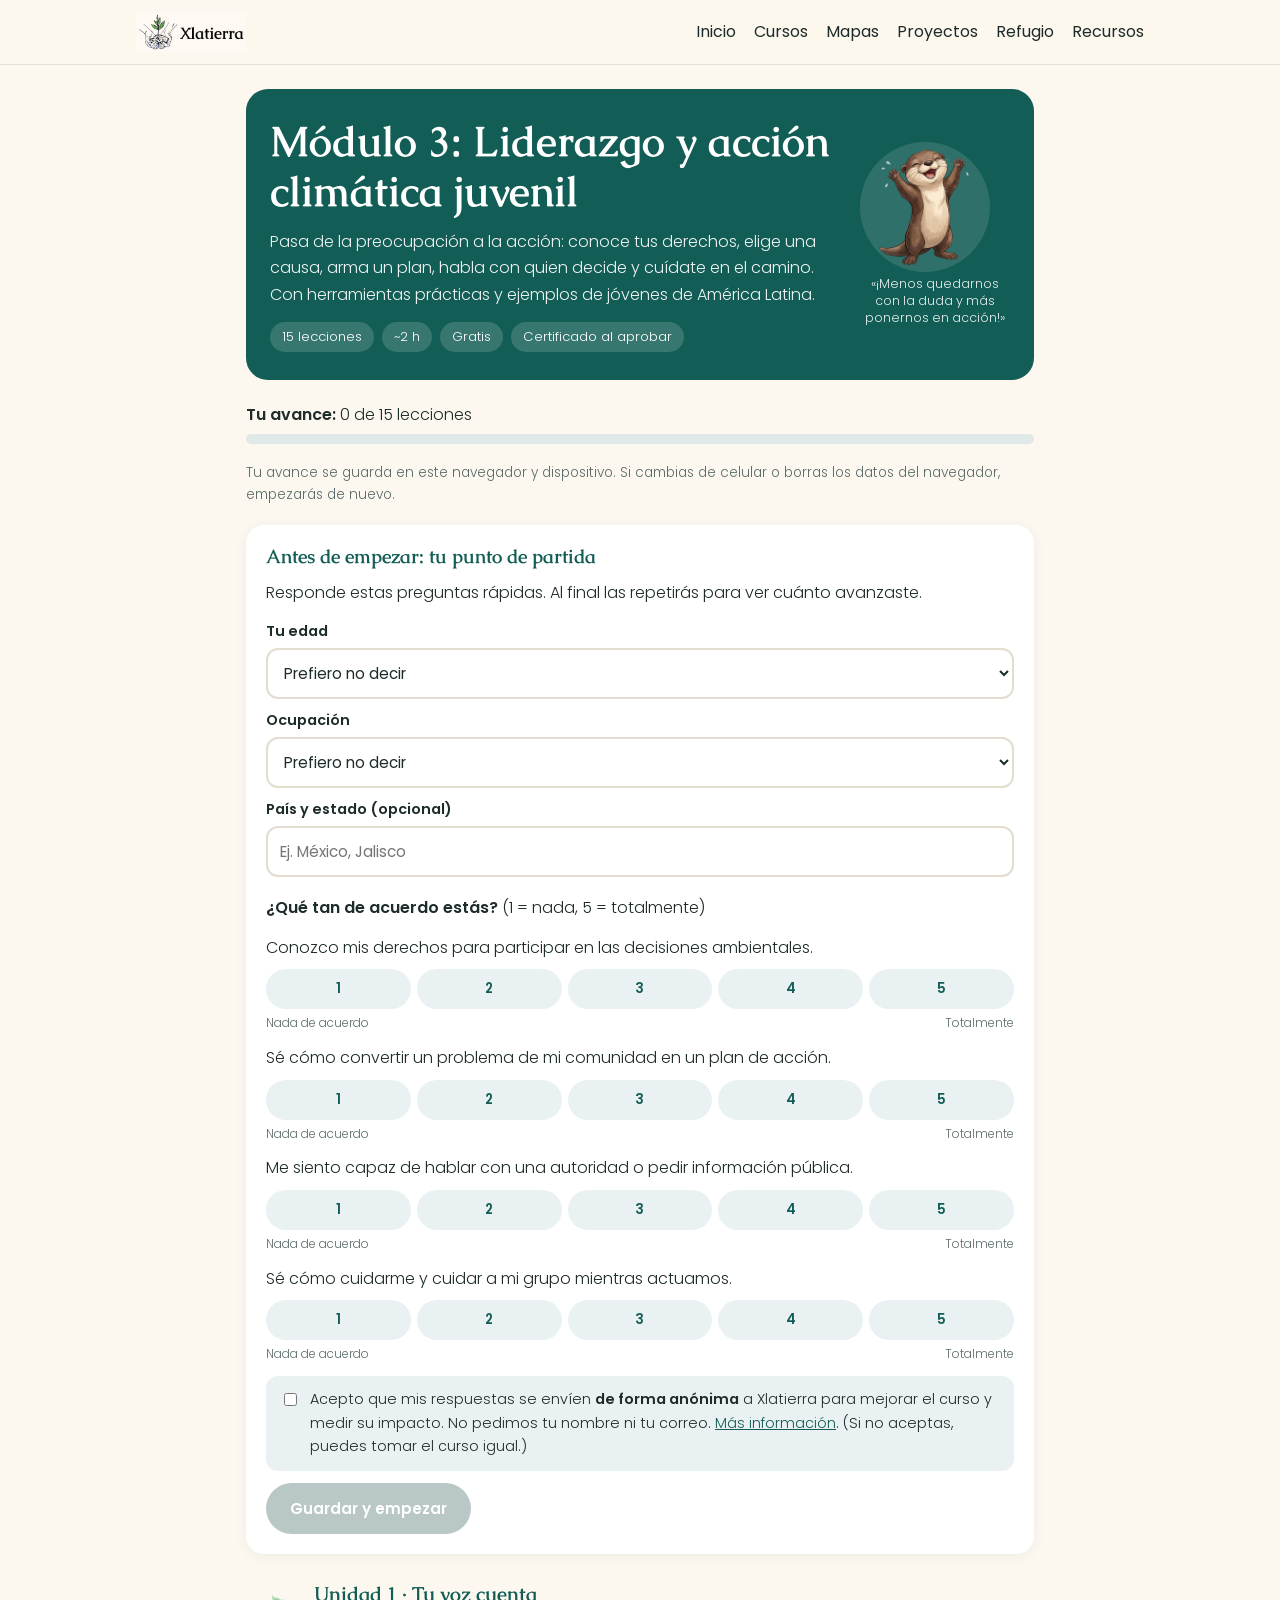
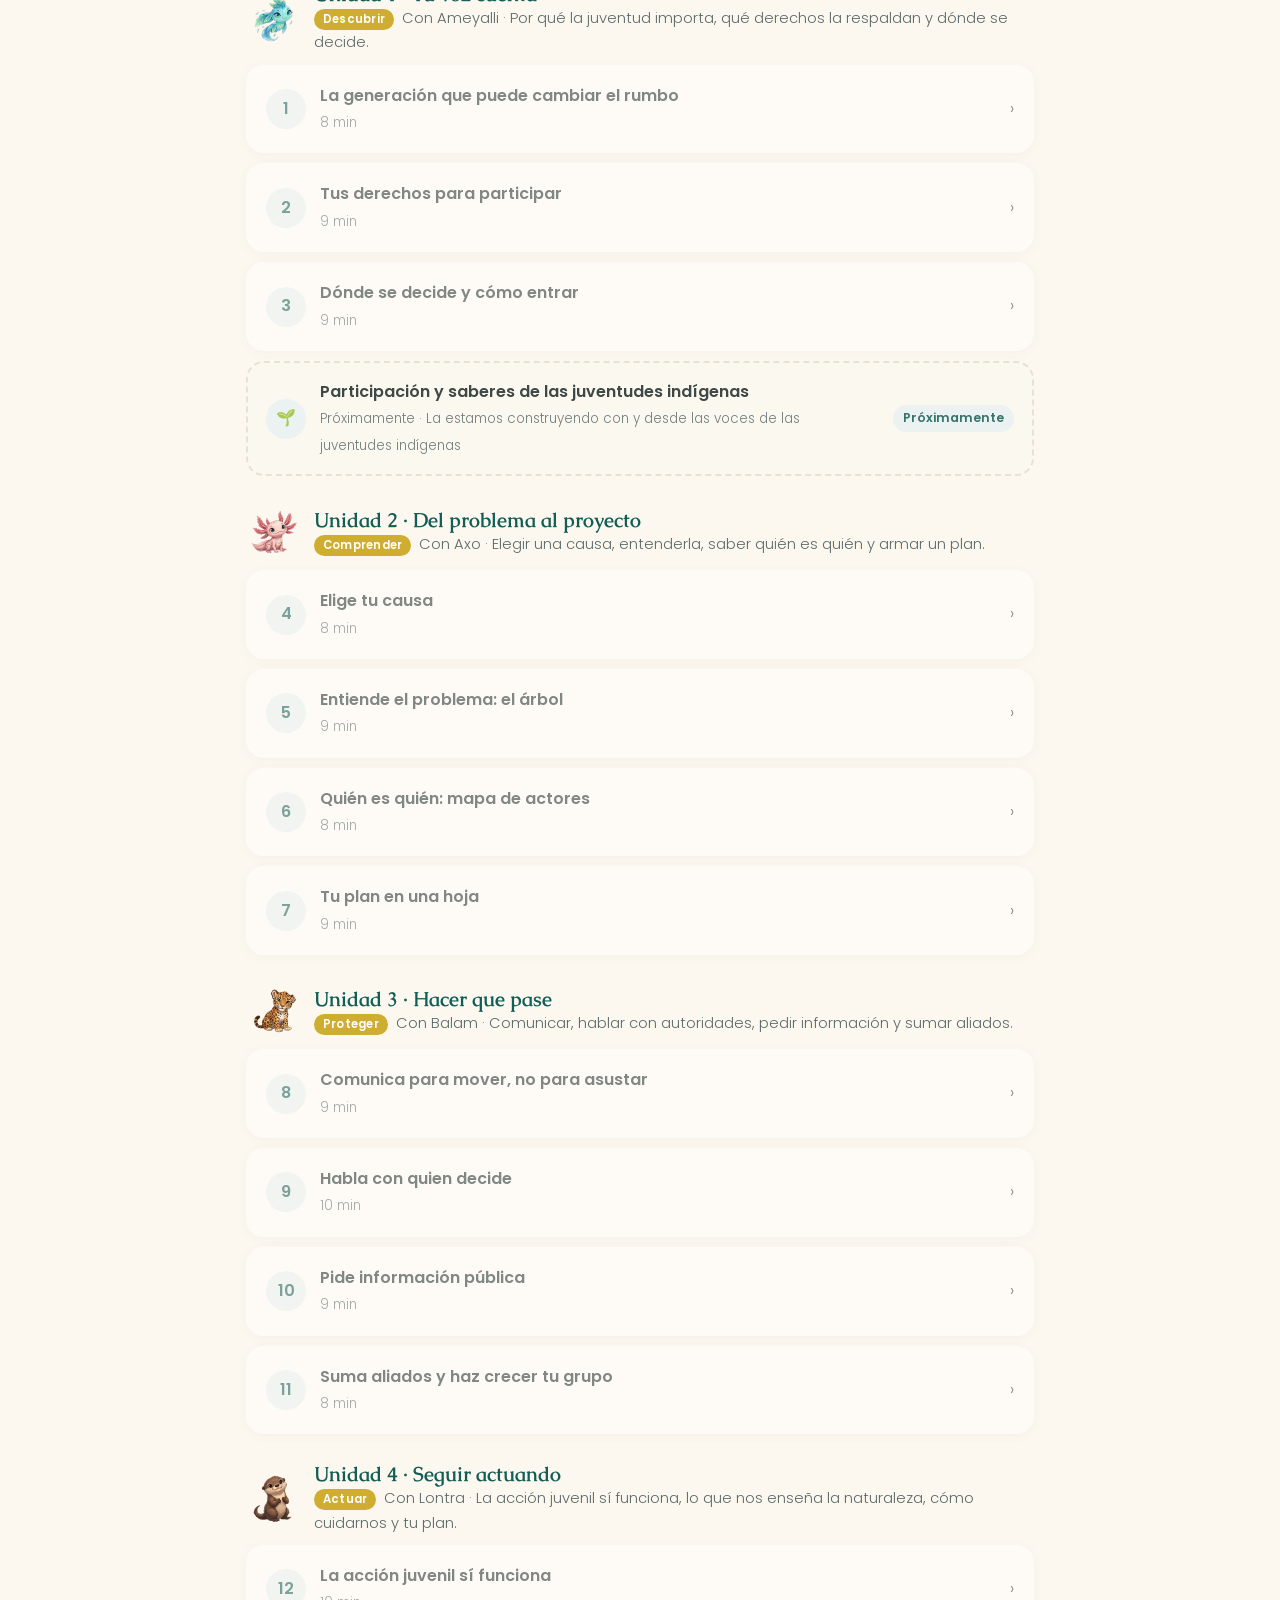
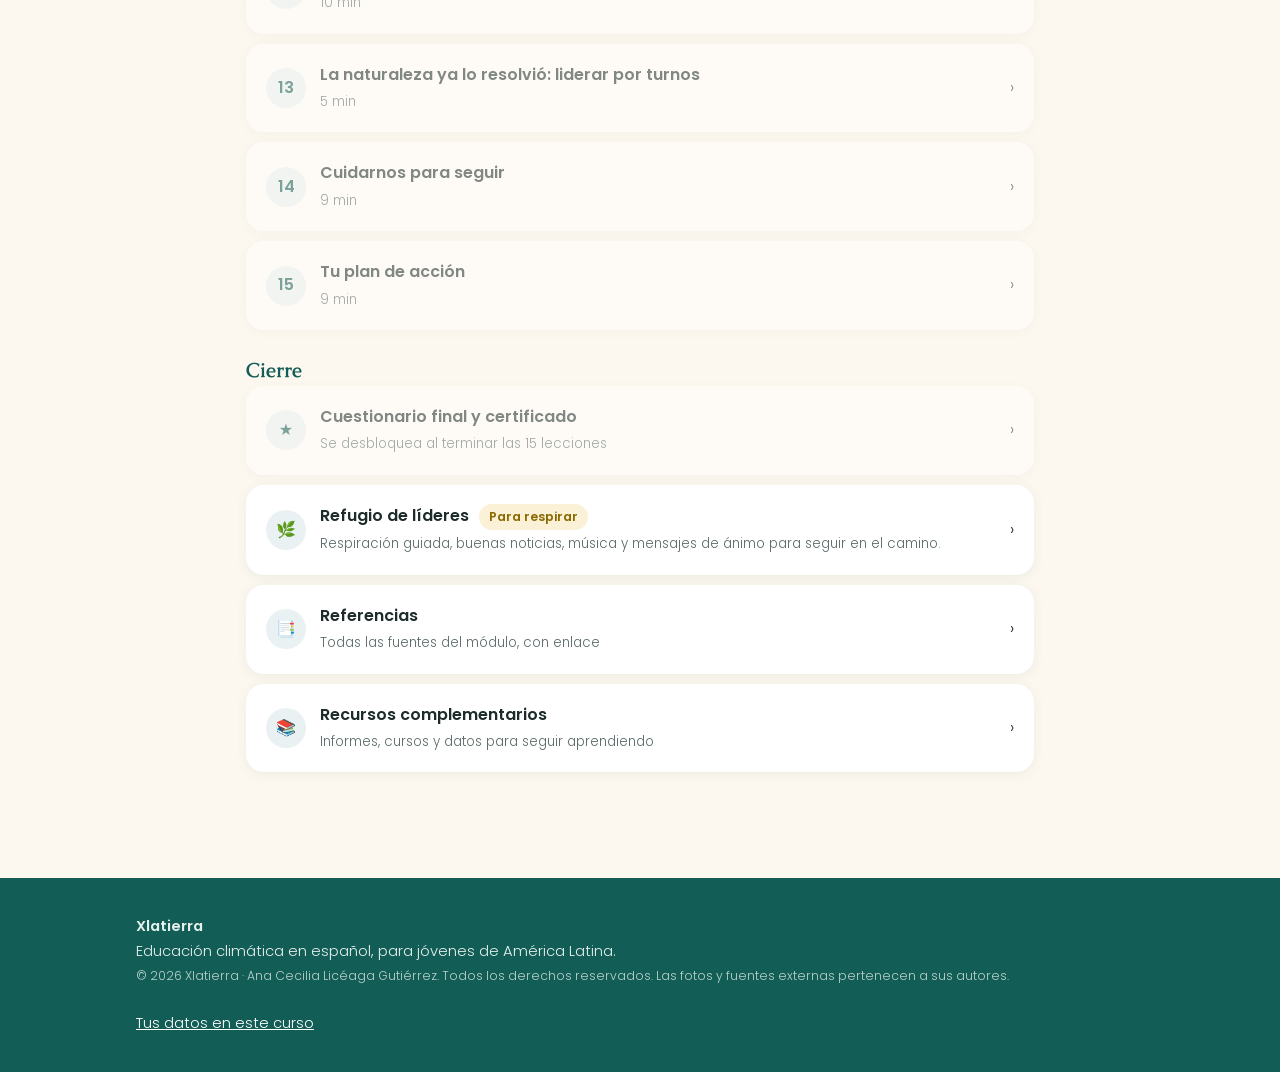
<file: liderazgo.html>
<!doctype html>
<html lang="es">
<head>
<meta charset="utf-8">
<meta name="viewport" content="width=device-width, initial-scale=1">
<title>Módulo 3: Liderazgo y acción climática juvenil · Xlatierra</title>
<meta name="description" content="Curso gratuito en español para jóvenes de América Latina: derechos, planeación de proyectos, comunicación, incidencia y cuidado colectivo para la acción climática. Con fuentes verificables y certificado.">
<link rel="icon" href="img/icono.png">
<link rel="preconnect" href="https://fonts.googleapis.com">
<link href="https://fonts.googleapis.com/css2?family=Caudex:wght@400;700&family=Poppins:wght@300;400;600&display=swap" rel="stylesheet">
<link rel="stylesheet" href="estilos.css">
<link rel="stylesheet" href="curso.css">
</head>
<body>
<header class="topbar">
  <div class="wrap">
    <a class="logo" href="index.html"><img src="img/logo-rectangular.png" alt="Xlatierra"></a>
    <nav>
      <a href="index.html" class="hide-sm">Inicio</a>
      <a href="cursos.html">Cursos</a>
      <a href="mapas.html" class="hide-sm">Mapas</a>
      <a href="proyectos.html" class="hide-sm">Proyectos</a>
      <a href="refugio.html" class="hide-sm">Refugio</a>
      <a href="liderazgo.html#recursos">Recursos</a>
    </nav>
  </div>
</header>

<main class="narrow"><div id="app"><p style="padding:40px 0">Cargando curso…</p></div></main>

<footer class="site">
  <div class="wrap">
    <div><strong>Xlatierra</strong><br>Educación climática en español, para jóvenes de América Latina.<br><small style="opacity:.8">© 2026 Xlatierra · Ana Cecilia Licéaga Gutiérrez. Todos los derechos reservados. Las fotos y fuentes externas pertenecen a sus autores.</small></div>
    <div><a href="liderazgo.html#privacidad">Tus datos en este curso</a></div>
  </div>
</footer>

<script src="config.js"></script>
<script src="contenido-m3.js"></script>
<script src="guias-accion.js"></script>
<script src="app.js"></script>
</body>
</html>
</file>
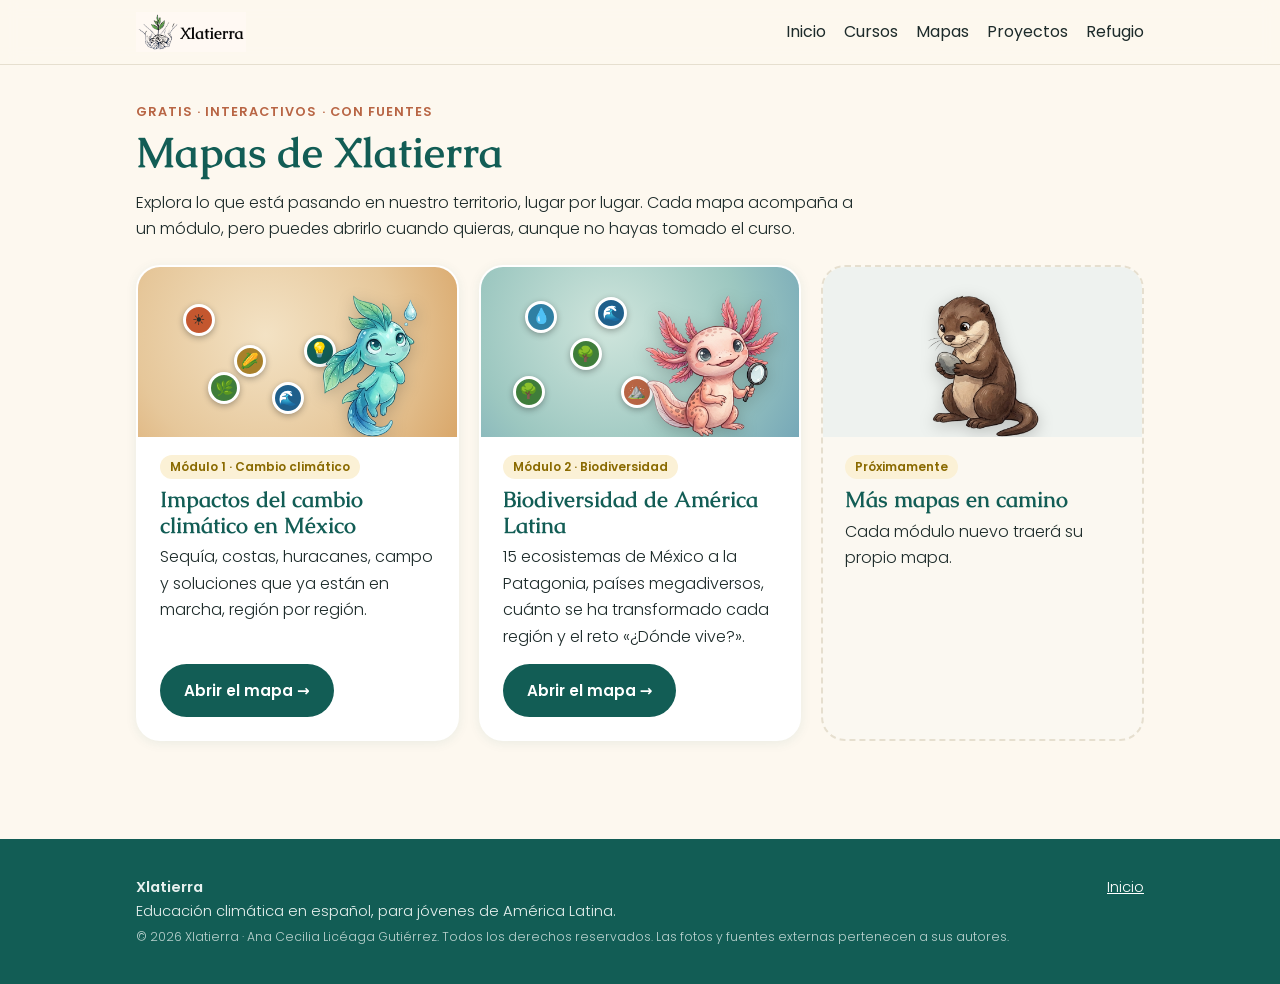
<file: mapas.html>
<!doctype html>
<html lang="es">
<head>
<meta charset="utf-8">
<meta name="viewport" content="width=device-width, initial-scale=1">
<title>Mapas · Xlatierra</title>
<meta name="description" content="Mapas interactivos de Xlatierra: impactos del cambio climático en México y biodiversidad de América Latina.">
<link rel="icon" href="img/icono.png">
<link rel="preconnect" href="https://fonts.googleapis.com">
<link href="https://fonts.googleapis.com/css2?family=Caudex:wght@400;700&family=Poppins:wght@300;400;600&display=swap" rel="stylesheet">
<link rel="stylesheet" href="estilos.css">
<style>
.page{padding:36px 16px 50px}
.kicker{font-weight:600;color:var(--terra);text-transform:uppercase;font-size:.8rem;letter-spacing:.08em;margin-bottom:6px}
.mods{display:grid;grid-template-columns:repeat(auto-fit,minmax(300px,1fr));gap:20px;margin-top:22px}
.mod{background:#fff;border-radius:24px;box-shadow:var(--shadow);overflow:hidden;display:flex;flex-direction:column}
.mod-top{padding:22px 22px 0;display:flex;gap:14px;align-items:flex-end;min-height:150px;color:#fff}
.mod-top img{width:130px;height:130px;object-fit:contain;margin-left:auto;margin-bottom:-6px;filter:drop-shadow(0 4px 8px rgba(0,0,0,.18))}
.mod-top .lbl{font-weight:600;font-size:.8rem;background:rgba(255,255,255,.2);padding:3px 12px;border-radius:999px;display:inline-block;margin-bottom:8px}
.mod-top h2{color:#fff;margin:0 0 12px;font-size:1.45rem}
.m1 .mod-top{background:linear-gradient(130deg,#125d55,#3a8b80)}
.m2 .mod-top{background:linear-gradient(130deg,#b25b5d,#d08a6e)}
.mod-b{padding:18px 22px 22px;display:flex;flex-direction:column;flex:1}
.mod-b ul{padding-left:18px;margin:6px 0 14px}
.mod-b li{margin-bottom:4px}
.tags{display:flex;flex-wrap:wrap;gap:6px;margin-bottom:14px}
.tags span{background:var(--soft);color:var(--teal);border-radius:999px;padding:4px 12px;font-size:.82rem}
.mod-b .btn{margin-top:auto;align-self:flex-start}
.prog{font-size:.85rem;color:var(--muted);margin:-4px 0 12px}
.extra{display:flex;gap:18px;align-items:center;background:#fff;border-radius:24px;box-shadow:var(--shadow);padding:20px 22px;margin-top:22px;border:2px dashed var(--gold)}
.extra .ic{font-size:2.6rem}
.extra .pill{display:inline-block;background:#fbf1d6;color:#8a6a00;font-weight:600;font-size:.75rem;padding:2px 10px;border-radius:999px}
@media(max-width:640px){.extra{flex-direction:column;align-items:flex-start}}
.maps{display:grid;grid-template-columns:repeat(auto-fit,minmax(300px,1fr));gap:20px;margin-top:22px}
.mapc{background:#fff;border-radius:24px;box-shadow:var(--shadow);overflow:hidden;display:flex;flex-direction:column;text-decoration:none;color:inherit;border:2px solid transparent;transition:border-color .15s}
.mapc:hover{border-color:var(--blue)}
.mapc-top{position:relative;height:170px;background:radial-gradient(circle at 40% 35%,#cfe5dc,#9cc7c0 60%,#76a8b8);overflow:hidden}
.mapc-top .pin{position:absolute;width:32px;height:32px;border-radius:50%;display:flex;align-items:center;justify-content:center;border:3px solid #fff;box-shadow:0 2px 6px rgba(0,0,0,.3);font-size:15px}
.mapc-top img{position:absolute;right:12px;bottom:-4px;height:150px;filter:drop-shadow(0 4px 8px rgba(0,0,0,.2))}
.mapc-b{padding:18px 22px 22px;display:flex;flex-direction:column;flex:1}
.mapc-b .lbl{display:inline-block;background:#fbf1d6;color:#8a6a00;font-weight:600;font-size:.75rem;padding:2px 10px;border-radius:999px;margin-bottom:8px;align-self:flex-start}
.mapc-b h2{margin:0 0 6px;font-size:1.35rem}
.mapc-b .btn{margin-top:auto;align-self:flex-start}
.soon-map{border:2px dashed var(--line);box-shadow:none;background:#fbf8f1;cursor:default}
.soon-map:hover{border-color:var(--line)}
</style>
</head>
<body>
<header class="topbar">
  <div class="wrap">
    <a class="logo" href="index.html"><img src="img/logo-rectangular.png" alt="Xlatierra"></a>
    <nav>
      <a href="index.html" class="hide-sm">Inicio</a>
      <a href="cursos.html">Cursos</a>
      <a href="mapas.html">Mapas</a>
      <a href="proyectos.html" class="hide-sm">Proyectos</a>
      <a href="refugio.html" class="hide-sm">Refugio</a>
    </nav>
  </div>
</header>
<main class="wrap page">
  <div class="kicker">Gratis · interactivos · con fuentes</div>
  <h1>Mapas de Xlatierra</h1>
  <p style="max-width:720px">Explora lo que está pasando en nuestro territorio, lugar por lugar. Cada mapa acompaña a un módulo, pero puedes abrirlo cuando quieras, aunque no hayas tomado el curso.</p>
  <div class="maps">
    <a class="mapc" href="mapa-mexico.html">
      <div class="mapc-top" style="background:radial-gradient(circle at 40% 40%,#f3e2c4,#e6c79a 60%,#d9a76a)">
        <span class="pin" style="left:14%;top:22%;background:#c4572f">☀️</span>
        <span class="pin" style="left:30%;top:46%;background:#a8802a">🌽</span>
        <span class="pin" style="left:42%;top:68%;background:#1f5f8b">🌊</span>
        <span class="pin" style="left:22%;top:62%;background:#3f7d3a">🌿</span>
        <span class="pin" style="left:52%;top:40%;background:#125d55">💡</span>
        <img src="img/pose-espiritu-pensativo.png" alt="Ameyalli">
      </div>
      <div class="mapc-b"><span class="lbl">Módulo 1 · Cambio climático</span><h2>Impactos del cambio climático en México</h2>
        <p>Sequía, costas, huracanes, campo y soluciones que ya están en marcha, región por región.</p>
        <span class="btn btn-primary">Abrir el mapa →</span></div>
    </a>
    <a class="mapc" href="mapa.html">
      <div class="mapc-top">
        <span class="pin" style="left:14%;top:20%;background:#2f7fa3">💧</span>
        <span class="pin" style="left:28%;top:42%;background:#3f7d3a">🌳</span>
        <span class="pin" style="left:44%;top:64%;background:#b86544">⛰️</span>
        <span class="pin" style="left:36%;top:18%;background:#1f5f8b">🌊</span>
        <span class="pin" style="left:10%;top:64%;background:#3f7d3a">🌳</span>
        <img src="img/pose-ajolote-feliz.png" alt="Axo">
      </div>
      <div class="mapc-b"><span class="lbl">Módulo 2 · Biodiversidad</span><h2>Biodiversidad de América Latina</h2>
        <p>15 ecosistemas de México a la Patagonia, países megadiversos, cuánto se ha transformado cada región y el reto «¿Dónde vive?».</p>
        <span class="btn btn-primary">Abrir el mapa →</span></div>
    </a>
    <div class="mapc soon-map">
      <div class="mapc-top" style="background:#eef2ef"><img src="img/pose-nutria-pensativo.png" alt="Lontra" style="right:50%;transform:translateX(50%)"></div>
      <div class="mapc-b"><span class="lbl">Próximamente</span><h2>Más mapas en camino</h2>
        <p>Cada módulo nuevo traerá su propio mapa.</p></div>
    </div>
  </div>
</main>
<footer class="site">
  <div class="wrap">
    <div><strong>Xlatierra</strong><br>Educación climática en español, para jóvenes de América Latina.<br><small style="opacity:.8">© 2026 Xlatierra · Ana Cecilia Licéaga Gutiérrez. Todos los derechos reservados. Las fotos y fuentes externas pertenecen a sus autores.</small></div>
    <div><a href="index.html">Inicio</a></div>
  </div>
</footer>
</body>
</html>
</file>
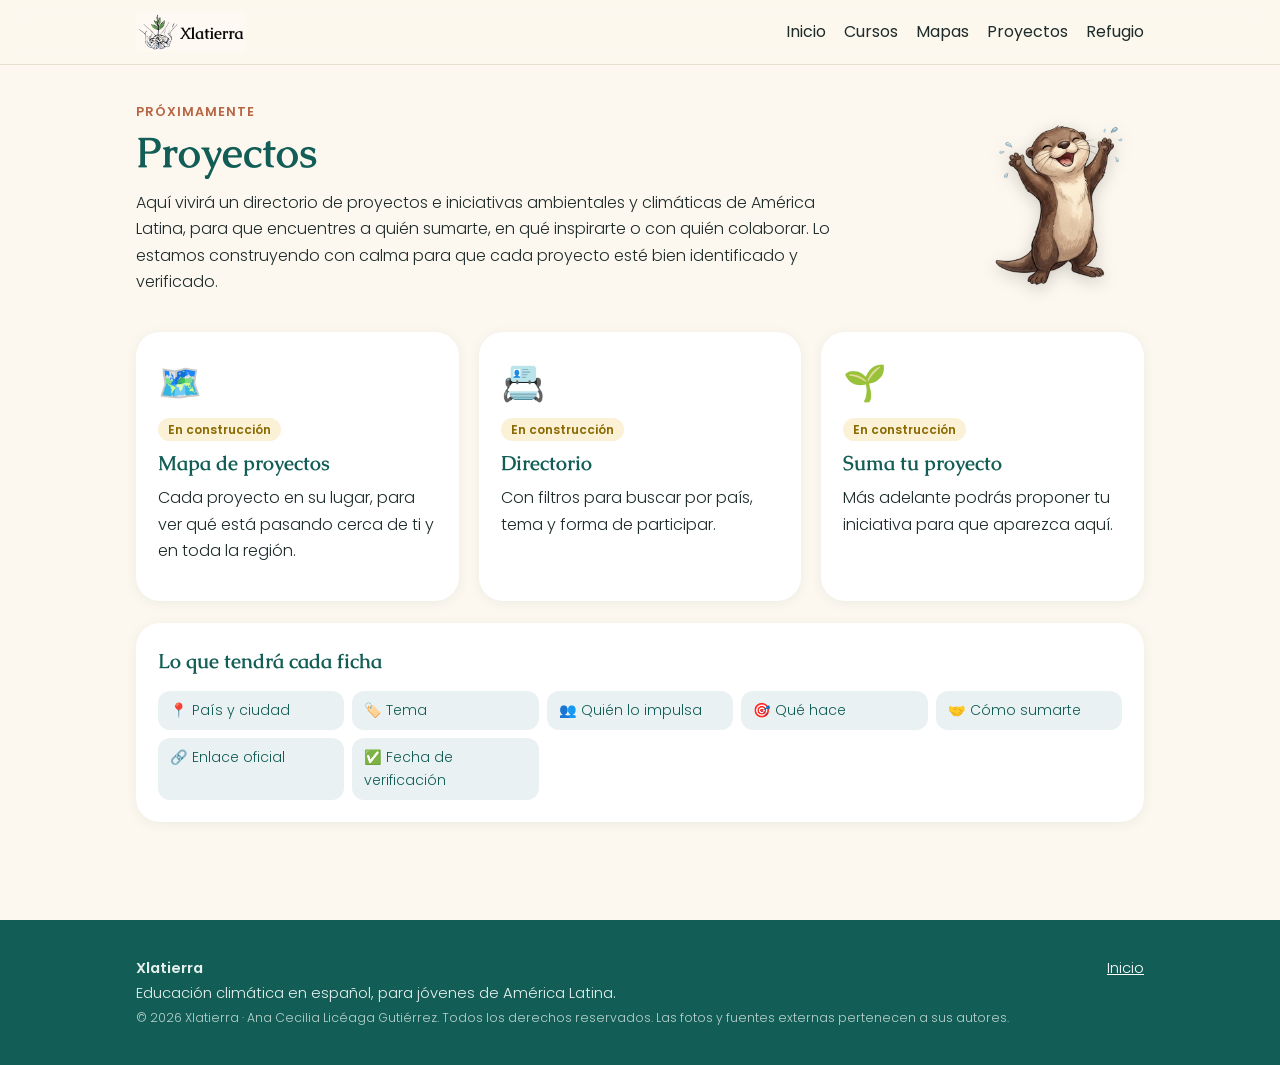
<file: proyectos.html>
<!doctype html>
<html lang="es">
<head>
<meta charset="utf-8">
<meta name="viewport" content="width=device-width, initial-scale=1">
<title>Proyectos · Xlatierra</title>
<meta name="description" content="Directorio de proyectos e iniciativas ambientales y climáticas de jóvenes en América Latina. Próximamente.">
<link rel="icon" href="img/icono.png">
<link rel="preconnect" href="https://fonts.googleapis.com">
<link href="https://fonts.googleapis.com/css2?family=Caudex:wght@400;700&family=Poppins:wght@300;400;600&display=swap" rel="stylesheet">
<link rel="stylesheet" href="estilos.css">
<style>
.page{padding:36px 16px 50px}
.kicker{font-weight:600;color:var(--terra);text-transform:uppercase;font-size:.8rem;letter-spacing:.08em;margin-bottom:6px}
.mods{display:grid;grid-template-columns:repeat(auto-fit,minmax(300px,1fr));gap:20px;margin-top:22px}
.mod{background:#fff;border-radius:24px;box-shadow:var(--shadow);overflow:hidden;display:flex;flex-direction:column}
.mod-top{padding:22px 22px 0;display:flex;gap:14px;align-items:flex-end;min-height:150px;color:#fff}
.mod-top img{width:130px;height:130px;object-fit:contain;margin-left:auto;margin-bottom:-6px;filter:drop-shadow(0 4px 8px rgba(0,0,0,.18))}
.mod-top .lbl{font-weight:600;font-size:.8rem;background:rgba(255,255,255,.2);padding:3px 12px;border-radius:999px;display:inline-block;margin-bottom:8px}
.mod-top h2{color:#fff;margin:0 0 12px;font-size:1.45rem}
.m1 .mod-top{background:linear-gradient(130deg,#125d55,#3a8b80)}
.m2 .mod-top{background:linear-gradient(130deg,#b25b5d,#d08a6e)}
.mod-b{padding:18px 22px 22px;display:flex;flex-direction:column;flex:1}
.mod-b ul{padding-left:18px;margin:6px 0 14px}
.mod-b li{margin-bottom:4px}
.tags{display:flex;flex-wrap:wrap;gap:6px;margin-bottom:14px}
.tags span{background:var(--soft);color:var(--teal);border-radius:999px;padding:4px 12px;font-size:.82rem}
.mod-b .btn{margin-top:auto;align-self:flex-start}
.prog{font-size:.85rem;color:var(--muted);margin:-4px 0 12px}
.extra{display:flex;gap:18px;align-items:center;background:#fff;border-radius:24px;box-shadow:var(--shadow);padding:20px 22px;margin-top:22px;border:2px dashed var(--gold)}
.extra .ic{font-size:2.6rem}
.extra .pill{display:inline-block;background:#fbf1d6;color:#8a6a00;font-weight:600;font-size:.75rem;padding:2px 10px;border-radius:999px}
@media(max-width:640px){.extra{flex-direction:column;align-items:flex-start}}
.maps{display:grid;grid-template-columns:repeat(auto-fit,minmax(300px,1fr));gap:20px;margin-top:22px}
.mapc{background:#fff;border-radius:24px;box-shadow:var(--shadow);overflow:hidden;display:flex;flex-direction:column;text-decoration:none;color:inherit;border:2px solid transparent;transition:border-color .15s}
.mapc:hover{border-color:var(--blue)}
.mapc-top{position:relative;height:170px;background:radial-gradient(circle at 40% 35%,#cfe5dc,#9cc7c0 60%,#76a8b8);overflow:hidden}
.mapc-top .pin{position:absolute;width:32px;height:32px;border-radius:50%;display:flex;align-items:center;justify-content:center;border:3px solid #fff;box-shadow:0 2px 6px rgba(0,0,0,.3);font-size:15px}
.mapc-top img{position:absolute;right:12px;bottom:-4px;height:150px;filter:drop-shadow(0 4px 8px rgba(0,0,0,.2))}
.mapc-b{padding:18px 22px 22px;display:flex;flex-direction:column;flex:1}
.mapc-b .lbl{display:inline-block;background:#fbf1d6;color:#8a6a00;font-weight:600;font-size:.75rem;padding:2px 10px;border-radius:999px;margin-bottom:8px;align-self:flex-start}
.mapc-b h2{margin:0 0 6px;font-size:1.35rem}
.mapc-b .btn{margin-top:auto;align-self:flex-start}
.soon-map{border:2px dashed var(--line);box-shadow:none;background:#fbf8f1;cursor:default}
.soon-map:hover{border-color:var(--line)}

.plan{display:grid;grid-template-columns:repeat(auto-fit,minmax(260px,1fr));gap:20px;margin-top:22px}
.pc{background:#fff;border-radius:24px;box-shadow:var(--shadow);padding:22px;display:flex;flex-direction:column;gap:6px}
.pc .ic{font-size:2.2rem}
.pc h2{margin:4px 0;font-size:1.25rem}
.pc .lbl{display:inline-block;background:#fbf1d6;color:#8a6a00;font-weight:600;font-size:.75rem;padding:2px 10px;border-radius:999px;align-self:flex-start}
.ficha-demo{display:grid;grid-template-columns:repeat(auto-fit,minmax(160px,1fr));gap:8px;margin-top:8px}
.ficha-demo span{background:var(--soft);color:var(--teal);border-radius:12px;padding:8px 12px;font-size:.88rem}
.hero-p{display:flex;gap:22px;align-items:center;flex-wrap:wrap}
.hero-p img{width:170px;filter:drop-shadow(0 4px 8px rgba(0,0,0,.18))}
@media(max-width:640px){.hero-p img{width:120px}}
</style>
</head>
<body>
<header class="topbar">
  <div class="wrap">
    <a class="logo" href="index.html"><img src="img/logo-rectangular.png" alt="Xlatierra"></a>
    <nav>
      <a href="index.html" class="hide-sm">Inicio</a>
      <a href="cursos.html">Cursos</a>
      <a href="mapas.html" class="hide-sm">Mapas</a>
      <a href="proyectos.html">Proyectos</a>
      <a href="refugio.html" class="hide-sm">Refugio</a>
    </nav>
  </div>
</header>
<main class="wrap page">
  <div class="hero-p">
    <div style="flex:1;min-width:260px">
      <div class="kicker">Próximamente</div>
      <h1>Proyectos</h1>
      <p style="max-width:720px">Aquí vivirá un directorio de proyectos e iniciativas ambientales y climáticas de América Latina, para que encuentres a quién sumarte, en qué inspirarte o con quién colaborar. Lo estamos construyendo con calma para que cada proyecto esté bien identificado y verificado.</p>
    </div>
    <img src="img/pose-nutria-feliz.png" alt="Lontra, la nutria de Xlatierra">
  </div>
  <div class="plan">
    <div class="pc"><div class="ic">🗺️</div><span class="lbl">En construcción</span><h2>Mapa de proyectos</h2>
      <p>Cada proyecto en su lugar, para ver qué está pasando cerca de ti y en toda la región.</p></div>
    <div class="pc"><div class="ic">📇</div><span class="lbl">En construcción</span><h2>Directorio</h2>
      <p>Con filtros para buscar por país, tema y forma de participar.</p></div>
    <div class="pc"><div class="ic">🌱</div><span class="lbl">En construcción</span><h2>Suma tu proyecto</h2>
      <p>Más adelante podrás proponer tu iniciativa para que aparezca aquí.</p></div>
  </div>
  <div class="pc" style="margin-top:22px">
    <h2>Lo que tendrá cada ficha</h2>
    <div class="ficha-demo">
      <span>📍 País y ciudad</span><span>🏷️ Tema</span><span>👥 Quién lo impulsa</span><span>🎯 Qué hace</span><span>🤝 Cómo sumarte</span><span>🔗 Enlace oficial</span><span>✅ Fecha de verificación</span>
    </div>
  </div>
</main>
<footer class="site">
  <div class="wrap">
    <div><strong>Xlatierra</strong><br>Educación climática en español, para jóvenes de América Latina.<br><small style="opacity:.8">© 2026 Xlatierra · Ana Cecilia Licéaga Gutiérrez. Todos los derechos reservados. Las fotos y fuentes externas pertenecen a sus autores.</small></div>
    <div><a href="index.html">Inicio</a></div>
  </div>
</footer>
</body>
</html>
</file>
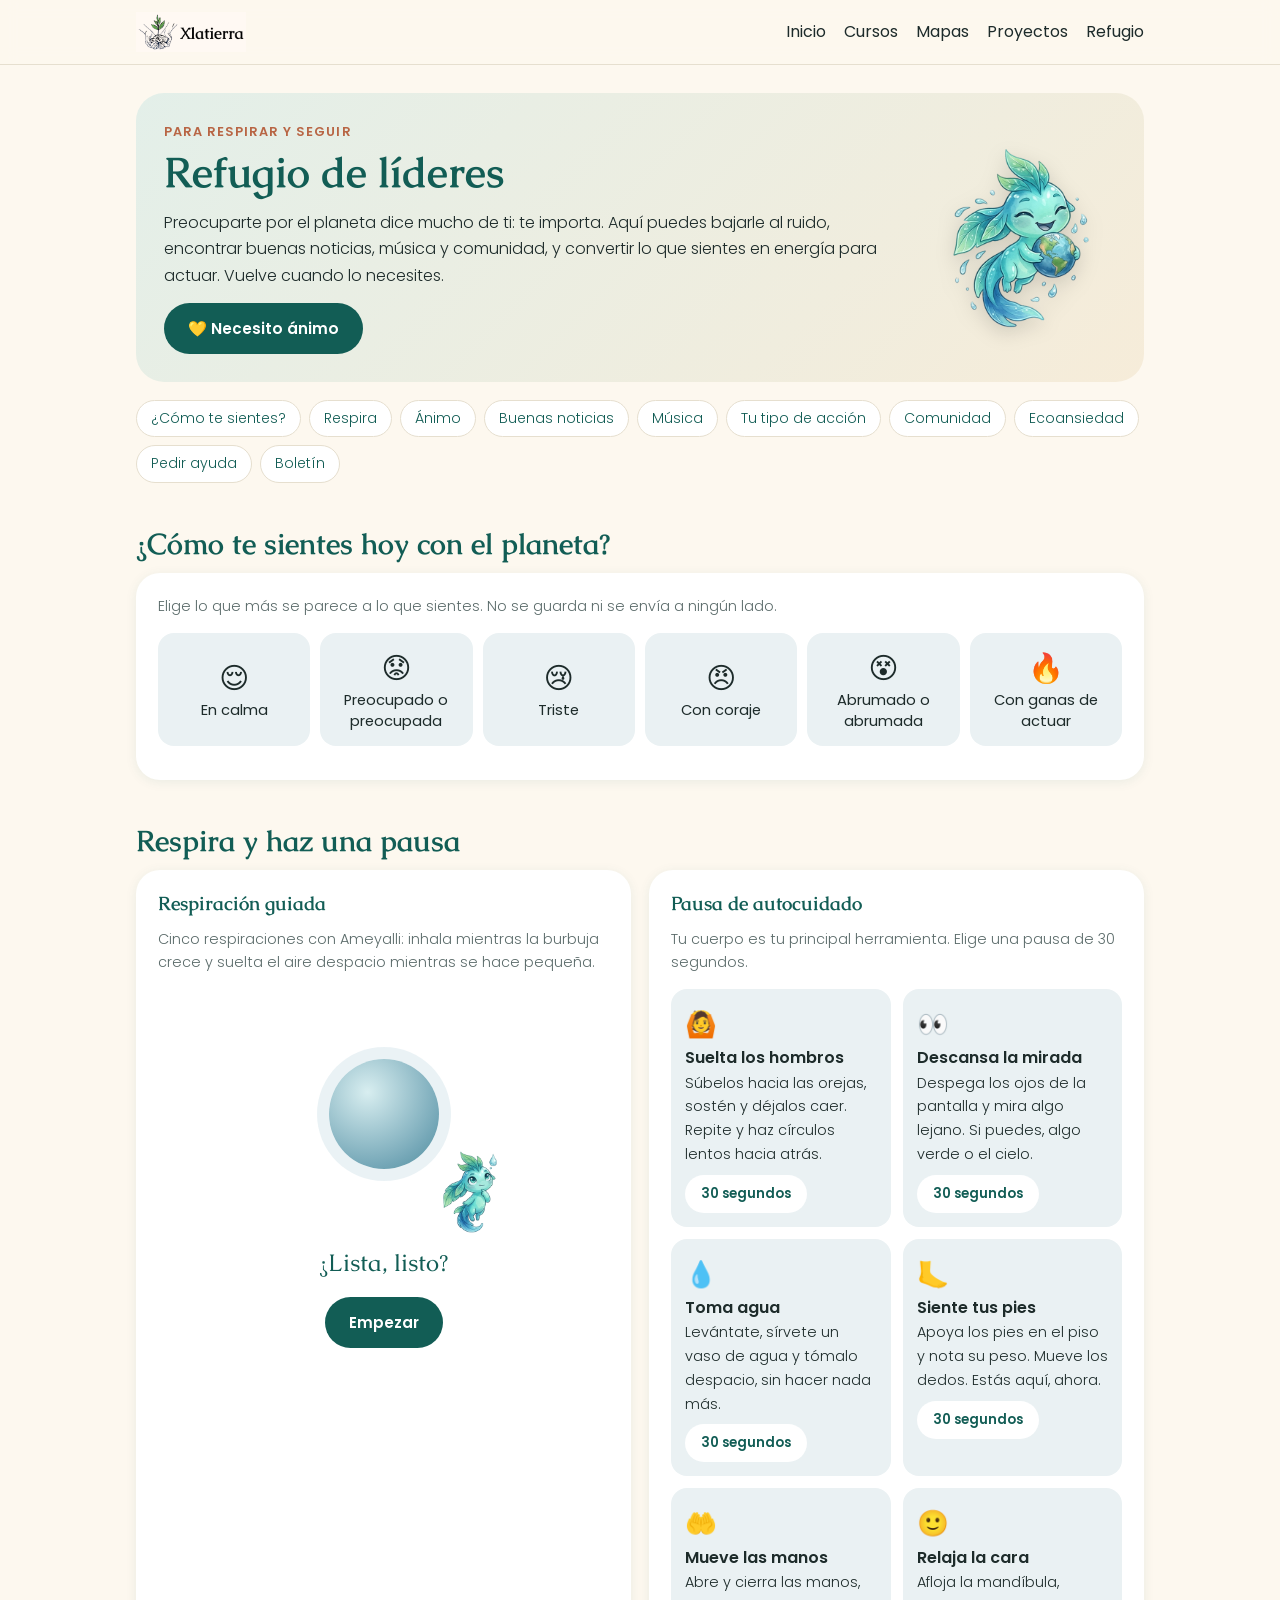
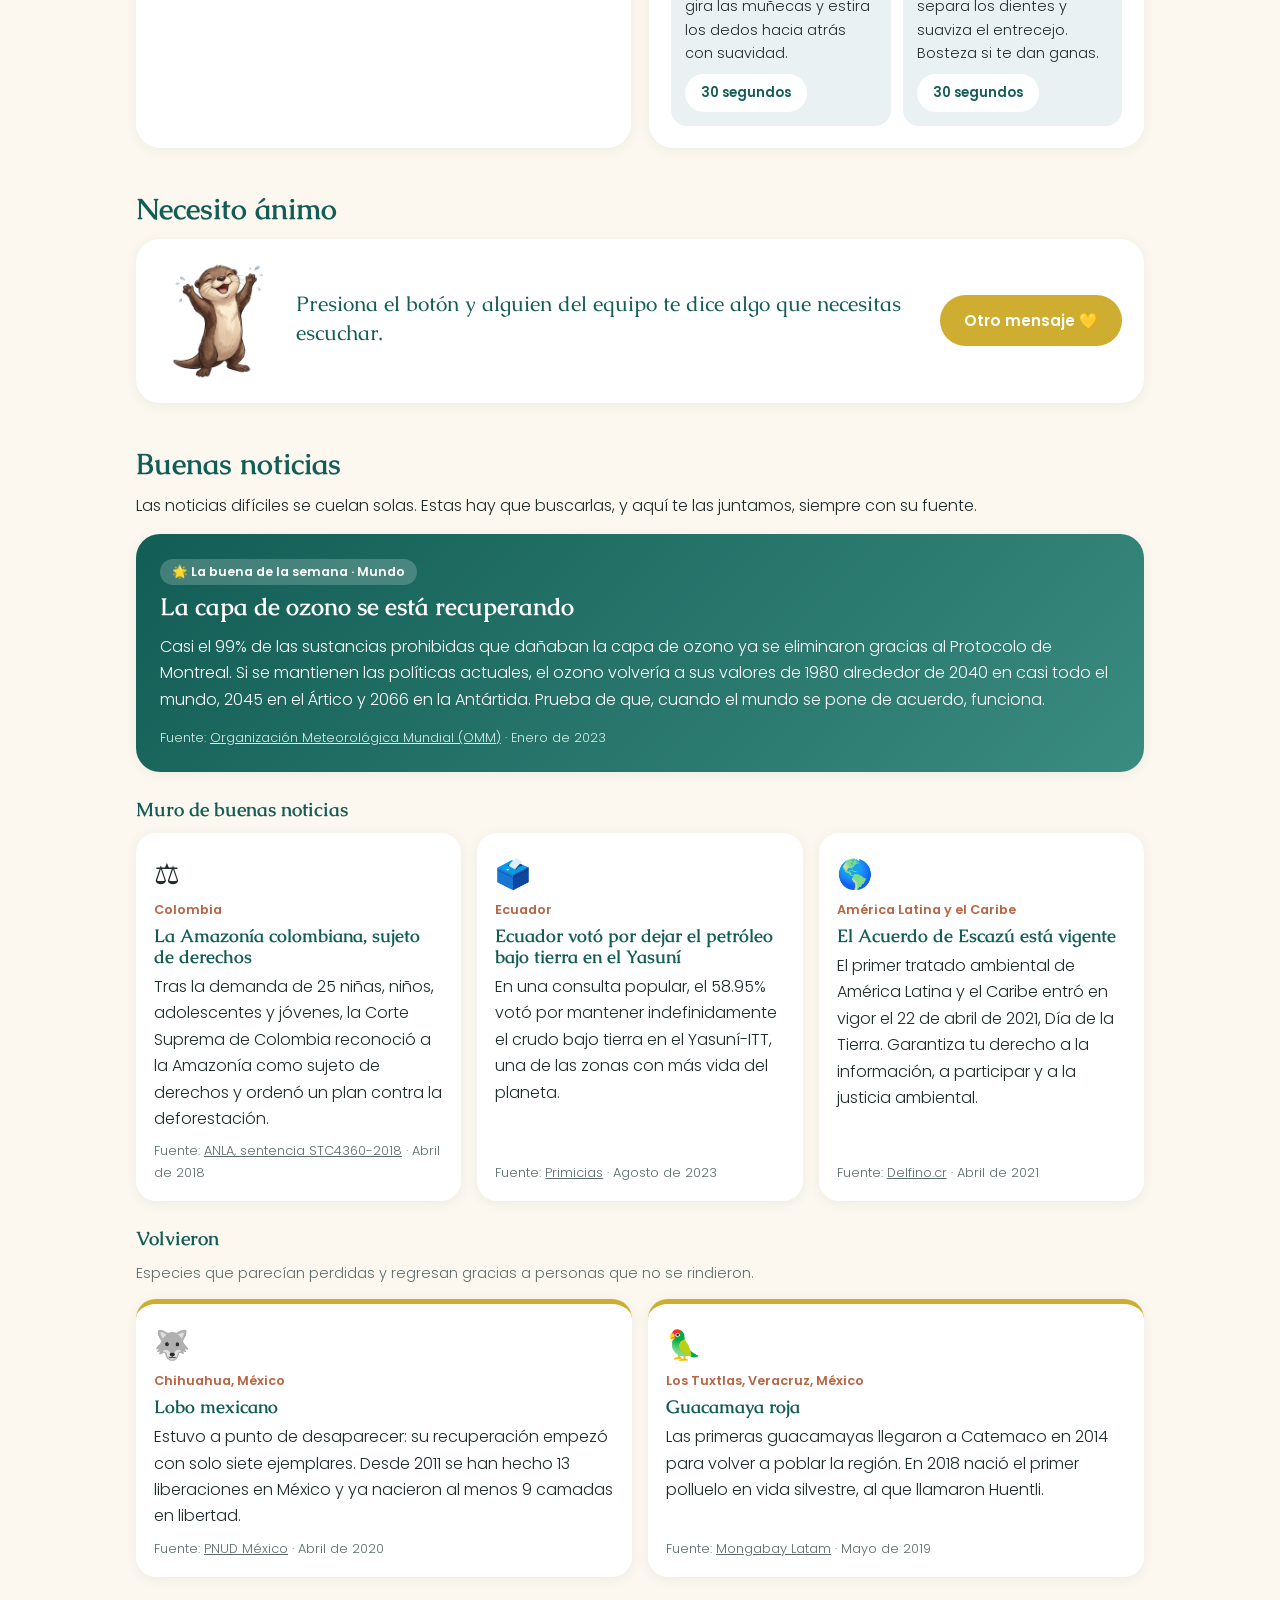
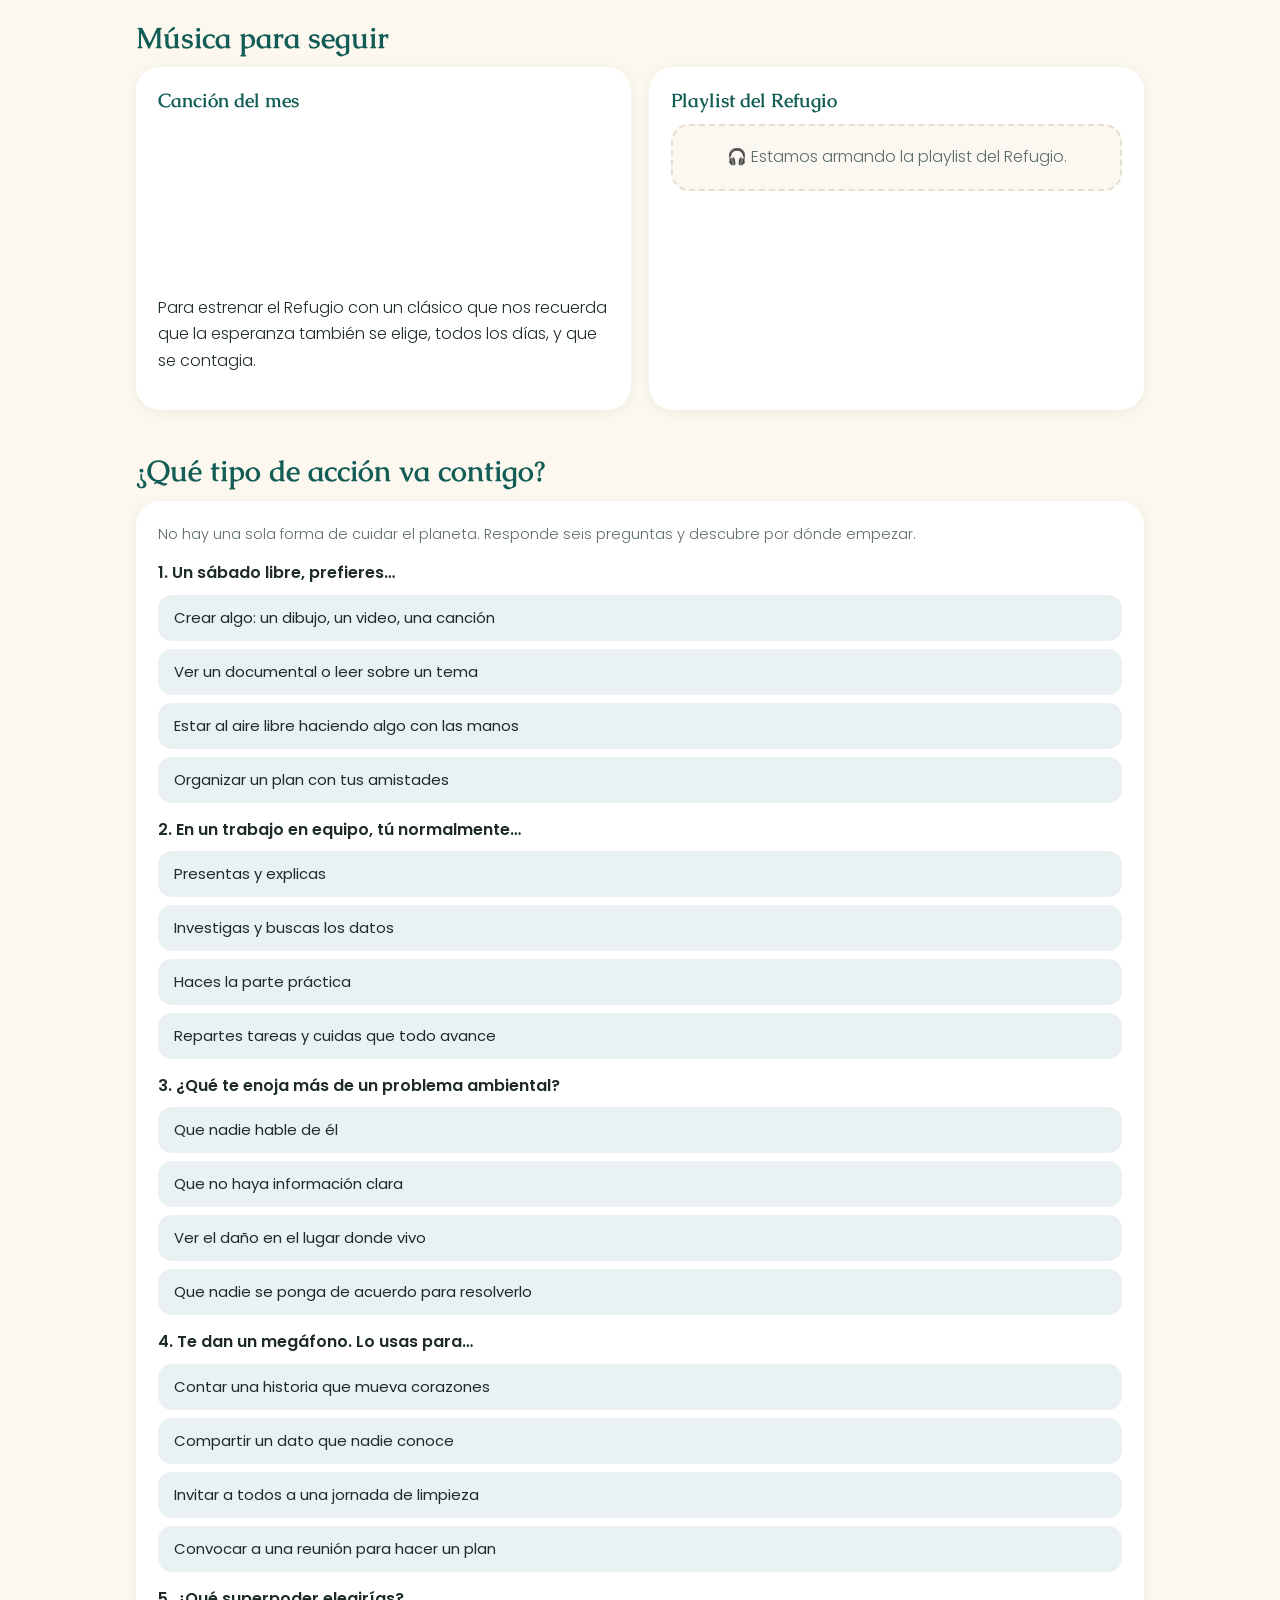
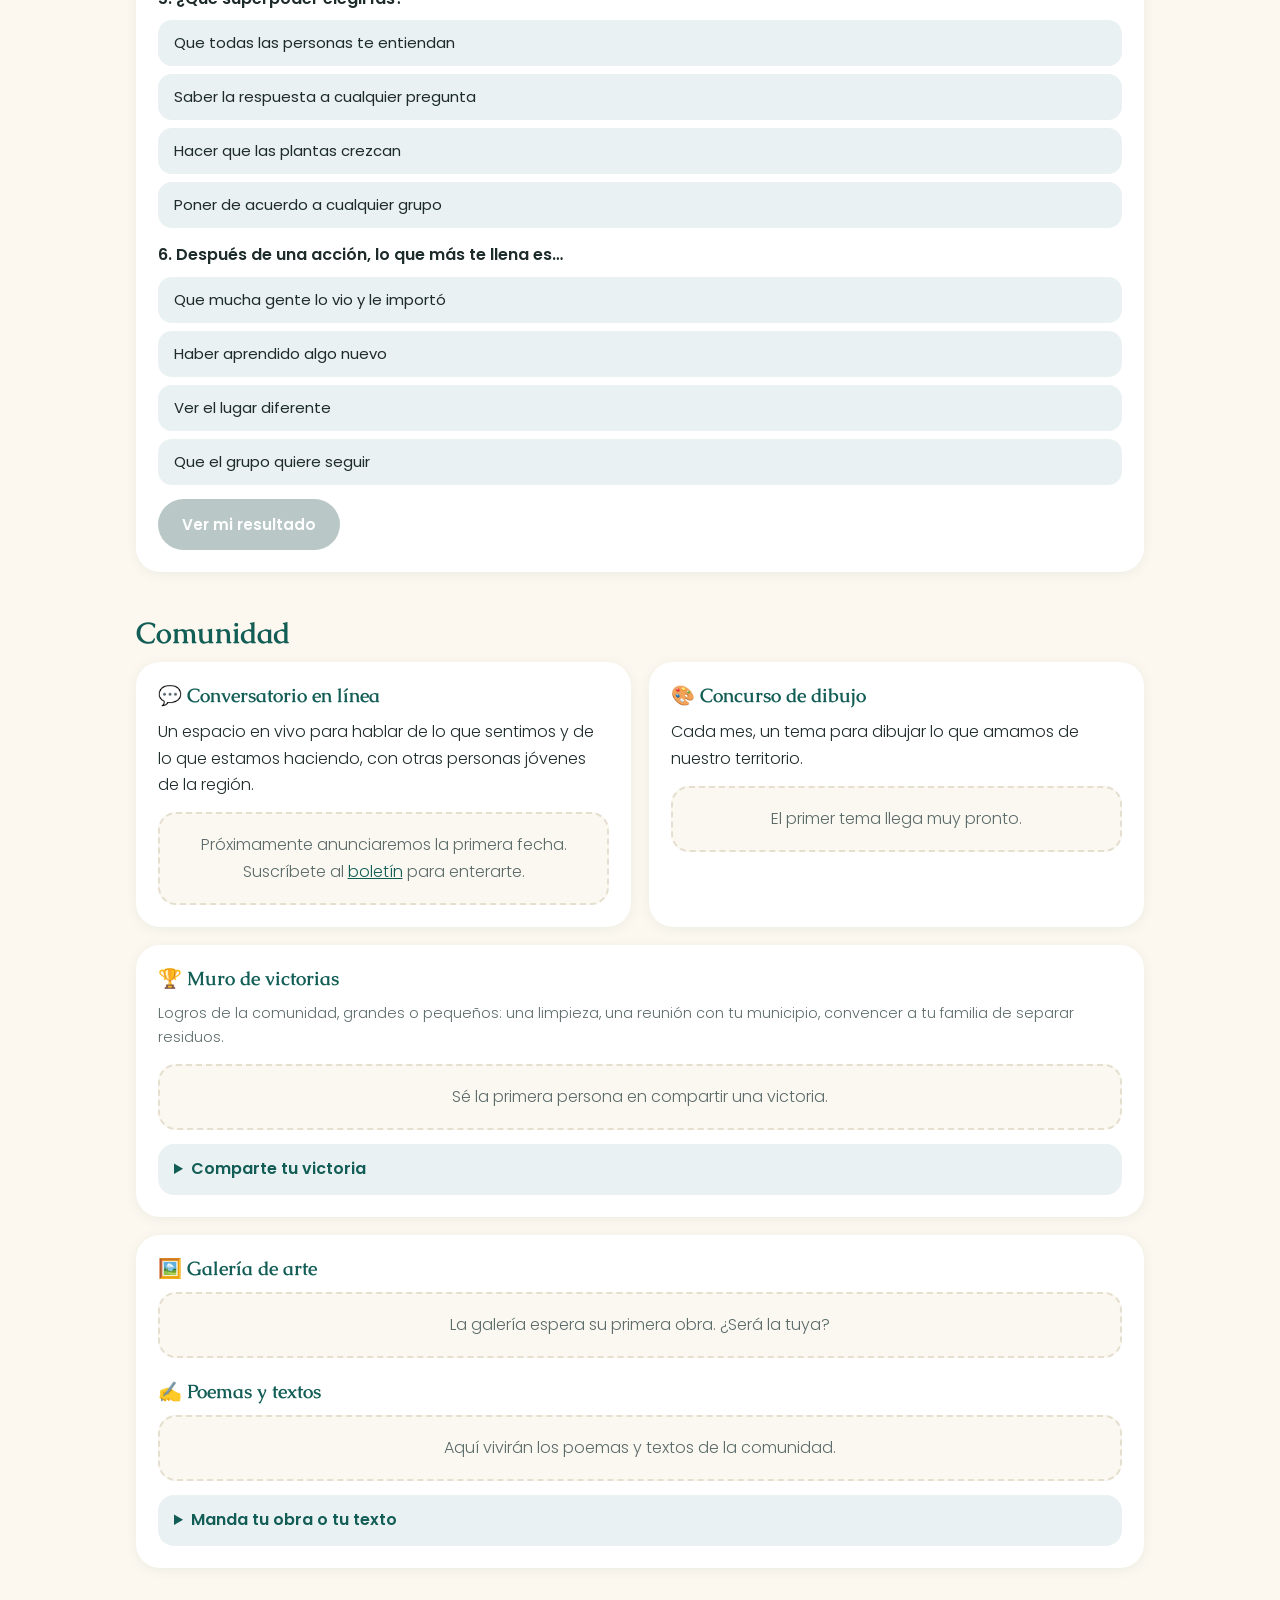
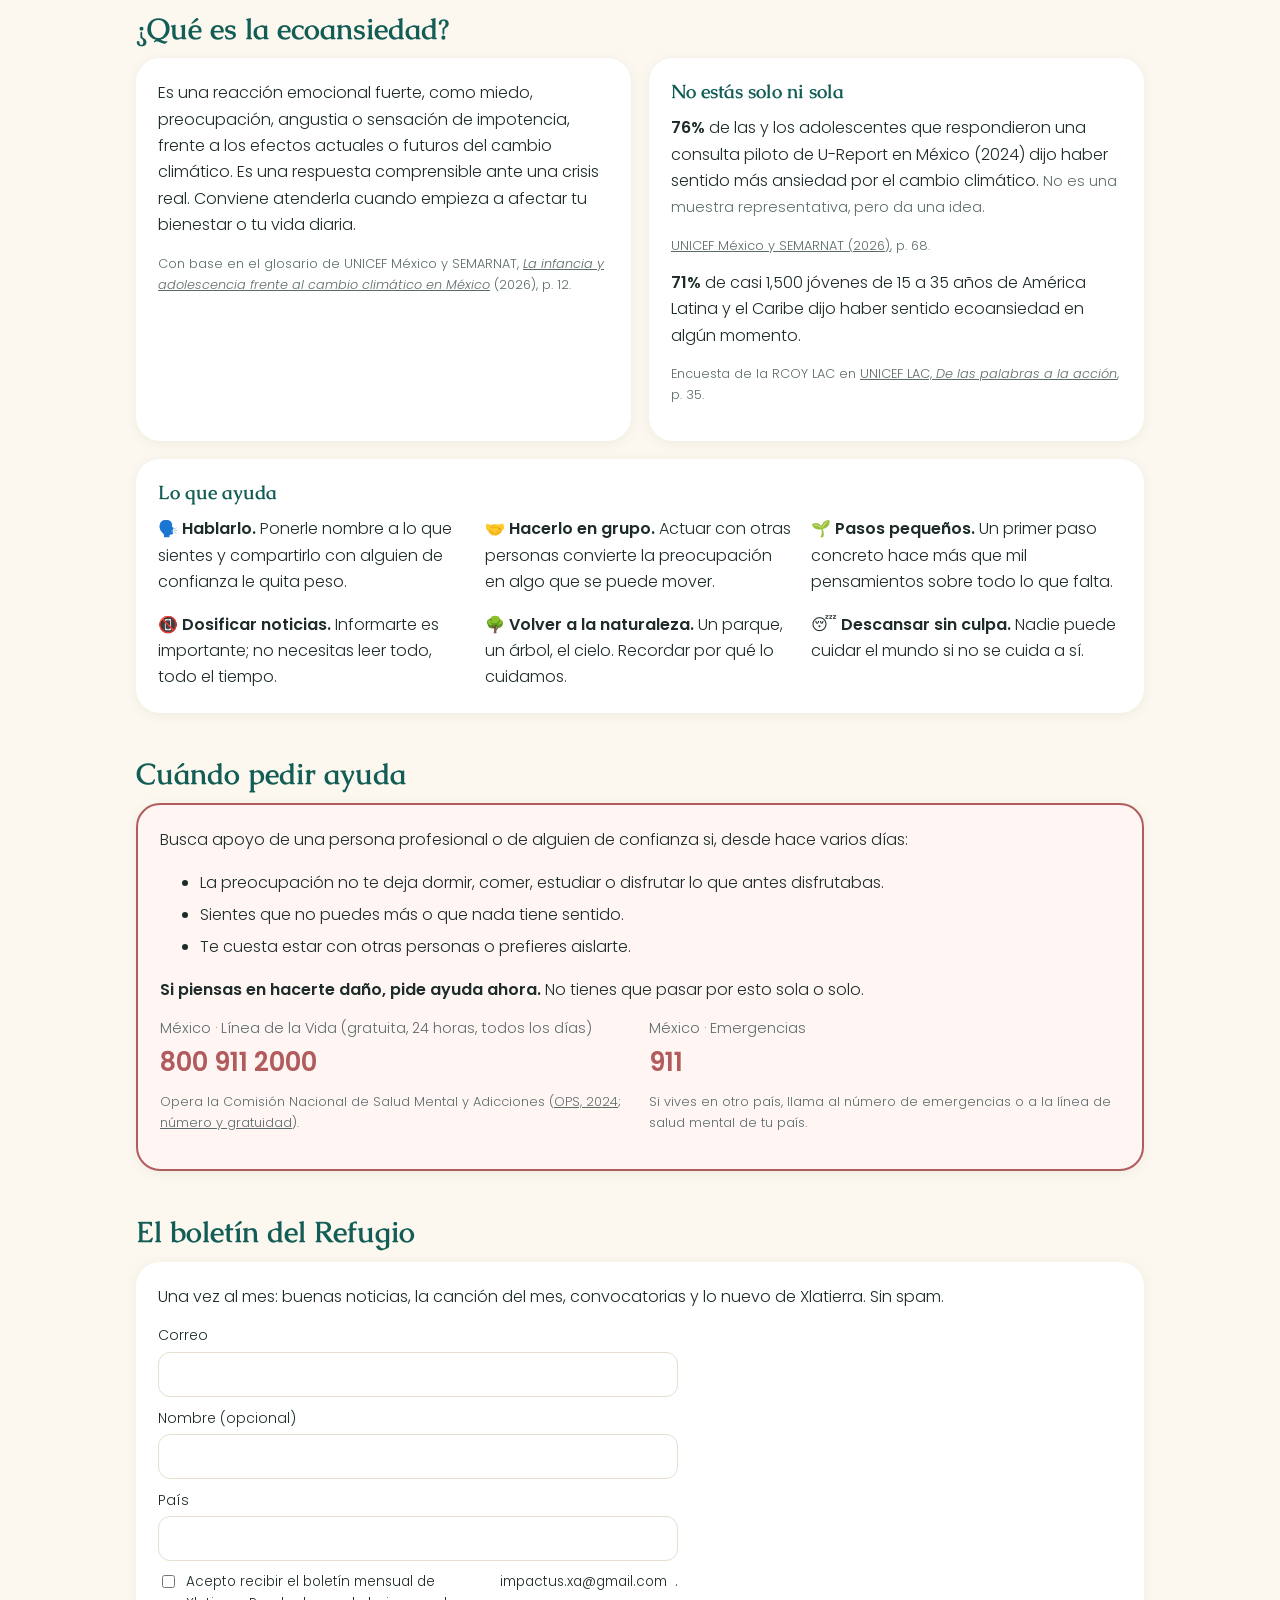
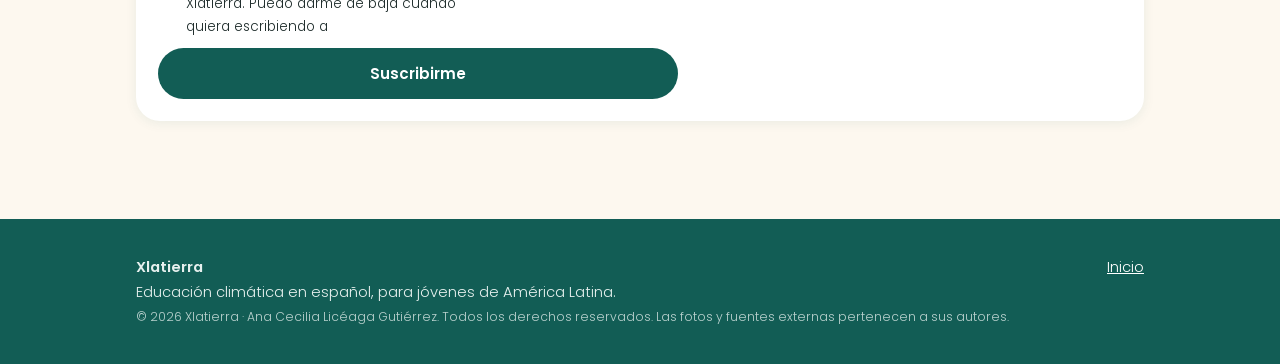
<file: refugio.html>
<!doctype html>
<html lang="es">
<head>
<meta charset="utf-8">
<meta name="viewport" content="width=device-width, initial-scale=1">
<title>Refugio de líderes · Xlatierra</title>
<meta name="description" content="Un espacio de Xlatierra para respirar, encontrar buenas noticias, música y comunidad, y transformar la ecoansiedad en acción.">
<link rel="icon" href="img/icono.png">
<link rel="preconnect" href="https://fonts.googleapis.com">
<link href="https://fonts.googleapis.com/css2?family=Caudex:wght@400;700&family=Poppins:wght@300;400;600&display=swap" rel="stylesheet">
<link rel="stylesheet" href="estilos.css">
<style>
.page{padding:28px 16px 50px}
.kicker{font-weight:600;color:var(--terra);text-transform:uppercase;font-size:.8rem;letter-spacing:.08em;margin-bottom:6px}
.hero-r{display:flex;gap:24px;align-items:center;flex-wrap:wrap;background:linear-gradient(135deg,#e3efe9,#f6ecd9);border-radius:28px;padding:28px}
.hero-r .txt{flex:1;min-width:260px}
.hero-r img{width:190px;filter:drop-shadow(0 6px 10px rgba(0,0,0,.15))}
.chips{display:flex;flex-wrap:wrap;gap:8px;margin:18px 0 6px}
.chips a{background:#fff;border:1px solid var(--line);border-radius:999px;padding:6px 14px;text-decoration:none;color:var(--teal);font-size:.88rem}
.chips a:hover{border-color:var(--teal)}
.sec{margin-top:44px;scroll-margin-top:80px}
.card{background:#fff;border-radius:24px;box-shadow:var(--shadow);padding:22px}
.grid2{display:grid;grid-template-columns:repeat(auto-fit,minmax(280px,1fr));gap:18px}
.grid3{display:grid;grid-template-columns:repeat(auto-fit,minmax(240px,1fr));gap:16px}
.muted{color:var(--muted);font-size:.9rem}
.src{font-size:.8rem;color:var(--muted);margin-top:8px}
.src a{color:var(--muted)}
/* Ánimo */
.animo{display:flex;gap:18px;align-items:center;flex-wrap:wrap}
.animo img{width:120px;transition:transform .3s}
.animo .msg{flex:1;min-width:220px;font-family:'Caudex',Georgia,serif;font-size:1.3rem;color:var(--teal);line-height:1.4;min-height:3em}
.animo .who{font-family:'Poppins',sans-serif;font-size:.85rem;color:var(--muted);margin-top:6px}
.pop{animation:pop .4s ease}
@keyframes pop{0%{transform:scale(.8);opacity:.2}100%{transform:scale(1);opacity:1}}
/* Termómetro */
.moods{display:grid;grid-template-columns:repeat(auto-fit,minmax(130px,1fr));gap:10px;margin:12px 0}
.moods button{font-family:inherit;background:var(--soft);border:2px solid transparent;border-radius:16px;padding:12px 8px;cursor:pointer;font-size:.92rem;color:var(--ink)}
.moods button span{display:block;font-size:1.8rem}
.moods button.on{border-color:var(--teal);background:#fff}
.mood-out{display:none;border-left:4px solid var(--gold);background:#fbf6e6;border-radius:12px;padding:14px 16px}
.mood-out .acts{display:flex;flex-wrap:wrap;gap:8px;margin-top:10px}
.mood-out .acts a{font-size:.88rem;padding:8px 14px}
/* Respira */
.breath{display:flex;flex-direction:column;align-items:center;gap:14px;padding:10px 0}
.bubble-w{width:230px;height:230px;display:flex;align-items:center;justify-content:center;position:relative}
.bubble{width:110px;height:110px;border-radius:50%;background:radial-gradient(circle at 35% 30%,#d8eef0,#76a8b8 70%,#4f8c9c);box-shadow:0 0 0 12px rgba(118,168,184,.15);transition:width 4s ease-in-out,height 4s ease-in-out}
.bubble.big{width:220px;height:220px}
.bubble-w img{position:absolute;width:86px;bottom:-6px;right:-14px}
.b-label{font-family:'Caudex',Georgia,serif;font-size:1.5rem;color:var(--teal);min-height:1.6em}
.pausas{display:grid;grid-template-columns:repeat(auto-fit,minmax(200px,1fr));gap:12px;margin-top:10px}
.pausa{background:var(--soft);border-radius:16px;padding:14px}
.pausa .ic{font-size:1.6rem}
.pausa button{margin-top:8px;font-size:.82rem;padding:7px 14px}
/* Noticias */
.semana{background:linear-gradient(135deg,#125d55,#3a8b80);color:#fff;border-radius:24px;padding:24px;box-shadow:var(--shadow)}
.semana h3{color:#fff;font-size:1.5rem}
.semana .src,.semana .src a{color:#d8ece8}
.semana .lbl{display:inline-block;background:rgba(255,255,255,.2);border-radius:999px;padding:3px 12px;font-size:.78rem;font-weight:600;margin-bottom:8px}
.news{background:#fff;border-radius:20px;box-shadow:var(--shadow);padding:18px;display:flex;flex-direction:column}
.news .ic{font-size:1.8rem}
.news h4{font-size:1.1rem;margin:6px 0}
.news .meta{font-size:.8rem;color:var(--terra);font-weight:600}
.news .src{margin-top:auto;padding-top:8px}
.volv{border-top:5px solid var(--gold)}
/* Música */
.music iframe{width:100%;border:0;border-radius:14px}
.empty{border:2px dashed var(--line);border-radius:18px;padding:18px;text-align:center;color:var(--muted);background:#fbf8f1}
/* Quiz */
.q{margin:14px 0}
.q p{font-weight:600;margin-bottom:8px}
.opts{display:grid;gap:8px}
.opts button{font-family:inherit;text-align:left;background:var(--soft);border:2px solid transparent;border-radius:14px;padding:10px 14px;cursor:pointer;font-size:.93rem;color:var(--ink)}
.opts button.on{border-color:var(--teal);background:#fff}
.result{display:none;margin-top:16px;border-radius:20px;padding:20px;background:#fbf6e6;gap:16px;align-items:center;flex-wrap:wrap}
.result img{width:120px}
.result .t{flex:1;min-width:220px}
/* Comunidad */
.wall{display:grid;grid-template-columns:repeat(auto-fit,minmax(220px,1fr));gap:12px;margin-top:10px}
.post{background:#fffaf0;border:1px solid var(--line);border-radius:16px;padding:14px;font-size:.95rem}
.post .by{font-size:.8rem;color:var(--muted);margin-top:6px}
.gal img{border-radius:12px;width:100%;height:200px;object-fit:cover}
details.form{margin-top:14px;background:var(--soft);border-radius:16px;padding:12px 16px}
details.form summary{cursor:pointer;font-weight:600;color:var(--teal)}
form.f{display:grid;gap:10px;margin-top:12px}
form.f label{font-size:.88rem;display:grid;gap:4px}
form.f input,form.f select,form.f textarea{font-family:inherit;font-size:.95rem;padding:10px 12px;border:1px solid var(--line);border-radius:12px;background:#fff}
form.f textarea{min-height:110px;resize:vertical}
form.f .chk{display:flex;gap:8px;align-items:flex-start;font-size:.85rem}
form.f .chk input{margin-top:4px}
.ok{display:none;background:#e3f2ea;color:#14532d;border-radius:12px;padding:10px 14px;font-size:.92rem}
/* Ayuda */
.help{border:2px solid var(--rose);background:#fff6f4}
.help .tel{font-size:1.6rem;font-weight:600;color:var(--rose);text-decoration:none}
.signs li{margin-bottom:6px}
@media(max-width:640px){.hero-r{padding:20px}.hero-r img{width:130px}.animo img{width:90px}.bubble-w{width:200px;height:200px}.bubble.big{width:190px;height:190px}}
</style>
</head>
<body>
<header class="topbar">
  <div class="wrap">
    <a class="logo" href="index.html"><img src="img/logo-rectangular.png" alt="Xlatierra"></a>
    <nav>
      <a href="index.html" class="hide-sm">Inicio</a>
      <a href="cursos.html">Cursos</a>
      <a href="mapas.html" class="hide-sm">Mapas</a>
      <a href="proyectos.html" class="hide-sm">Proyectos</a>
      <a href="refugio.html">Refugio</a>
    </nav>
  </div>
</header>

<main class="wrap page">

  <div class="hero-r">
    <div class="txt">
      <div class="kicker">Para respirar y seguir</div>
      <h1>Refugio de líderes</h1>
      <p>Preocuparte por el planeta dice mucho de ti: te importa. Aquí puedes bajarle al ruido, encontrar buenas noticias, música y comunidad, y convertir lo que sientes en energía para actuar. Vuelve cuando lo necesites.</p>
      <button class="btn btn-primary" id="animoTop">💛 Necesito ánimo</button>
    </div>
    <img src="img/pose-espiritu-feliz.png" alt="Ameyalli, el espíritu del agua">
  </div>

  <nav class="chips" aria-label="Secciones del Refugio">
    <a href="#sientes">¿Cómo te sientes?</a><a href="#respira">Respira</a><a href="#animo">Ánimo</a>
    <a href="#noticias">Buenas noticias</a><a href="#musica">Música</a><a href="#accion">Tu tipo de acción</a>
    <a href="#comunidad">Comunidad</a><a href="#ecoansiedad">Ecoansiedad</a><a href="#ayuda">Pedir ayuda</a><a href="#boletin">Boletín</a>
  </nav>

  <!-- TERMÓMETRO -->
  <section class="sec" id="sientes">
    <h2>¿Cómo te sientes hoy con el planeta?</h2>
    <div class="card">
      <p class="muted">Elige lo que más se parece a lo que sientes. No se guarda ni se envía a ningún lado.</p>
      <div class="moods" id="moods"></div>
      <div class="mood-out" id="moodOut"></div>
    </div>
  </section>

  <!-- RESPIRA -->
  <section class="sec" id="respira">
    <h2>Respira y haz una pausa</h2>
    <div class="grid2">
      <div class="card">
        <h3>Respiración guiada</h3>
        <p class="muted">Cinco respiraciones con Ameyalli: inhala mientras la burbuja crece y suelta el aire despacio mientras se hace pequeña.</p>
        <div class="breath">
          <div class="bubble-w"><div class="bubble" id="bubble"></div><img src="img/pose-espiritu-pensativo.png" alt=""></div>
          <div class="b-label" id="bLabel" aria-live="polite">¿Lista, listo?</div>
          <button class="btn btn-primary" id="bBtn">Empezar</button>
        </div>
      </div>
      <div class="card">
        <h3>Pausa de autocuidado</h3>
        <p class="muted">Tu cuerpo es tu principal herramienta. Elige una pausa de 30 segundos.</p>
        <div class="pausas" id="pausas"></div>
      </div>
    </div>
  </section>

  <!-- ÁNIMO -->
  <section class="sec" id="animo">
    <h2>Necesito ánimo</h2>
    <div class="card animo">
      <img id="aImg" src="img/pose-nutria-feliz.png" alt="">
      <div class="msg"><div id="aMsg">Presiona el botón y alguien del equipo te dice algo que necesitas escuchar.</div><div class="who" id="aWho"></div></div>
      <button class="btn btn-gold" id="aBtn">Otro mensaje 💛</button>
    </div>
  </section>

  <!-- NOTICIAS -->
  <section class="sec" id="noticias">
    <h2>Buenas noticias</h2>
    <p>Las noticias difíciles se cuelan solas. Estas hay que buscarlas, y aquí te las juntamos, siempre con su fuente.</p>
    <div id="semana"></div>
    <h3 style="margin-top:26px">Muro de buenas noticias</h3>
    <div class="grid3" id="muro"></div>
    <h3 style="margin-top:26px">Volvieron</h3>
    <p class="muted">Especies que parecían perdidas y regresan gracias a personas que no se rindieron.</p>
    <div class="grid3" id="volvieron"></div>
  </section>

  <!-- MÚSICA -->
  <section class="sec" id="musica">
    <h2>Música para seguir</h2>
    <div class="grid2">
      <div class="card music"><h3>Canción del mes</h3><div id="cancion"></div></div>
      <div class="card music"><h3>Playlist del Refugio</h3><div id="playlist"></div></div>
    </div>
  </section>

  <!-- QUIZ -->
  <section class="sec" id="accion">
    <h2>¿Qué tipo de acción va contigo?</h2>
    <div class="card">
      <p class="muted">No hay una sola forma de cuidar el planeta. Responde seis preguntas y descubre por dónde empezar.</p>
      <div id="quiz"></div>
      <button class="btn btn-primary" id="qBtn" disabled>Ver mi resultado</button>
      <div class="result" id="qRes"></div>
    </div>
  </section>

  <!-- COMUNIDAD -->
  <section class="sec" id="comunidad">
    <h2>Comunidad</h2>
    <div class="grid2">
      <div class="card"><h3>💬 Conversatorio en línea</h3><div id="conv"></div></div>
      <div class="card"><h3>🎨 Concurso de dibujo</h3><div id="conc"></div></div>
    </div>

    <div class="card" style="margin-top:18px">
      <h3>🏆 Muro de victorias</h3>
      <p class="muted">Logros de la comunidad, grandes o pequeños: una limpieza, una reunión con tu municipio, convencer a tu familia de separar residuos.</p>
      <div class="wall" id="victorias"></div>
      <details class="form"><summary>Comparte tu victoria</summary>
        <form class="f" data-tipo="victoria">
          <label>Nombre o seudónimo<input name="autor" maxlength="60" required></label>
          <label>País<input name="pais" maxlength="40" required></label>
          <label>¿Qué lograste? (máximo 400 caracteres)<textarea name="texto" maxlength="400" required></textarea></label>
          <label class="chk"><input type="checkbox" name="permiso" required> Acepto que Xlatierra publique mi victoria con el nombre que puse, después de revisarla.</label>
          <button class="btn btn-primary">Enviar</button><div class="ok">¡Gracias! La revisaremos y pronto aparecerá en el muro.</div>
        </form>
      </details>
    </div>

    <div class="card" style="margin-top:18px">
      <h3>🖼️ Galería de arte</h3>
      <div class="wall gal" id="galeria"></div>
      <h3 style="margin-top:22px">✍️ Poemas y textos</h3>
      <div class="wall" id="textos"></div>
      <details class="form"><summary>Manda tu obra o tu texto</summary>
        <form class="f" data-tipo="obra">
          <label>¿Qué nos mandas?<select name="clase" required><option value="">Elige una opción</option><option>Dibujo o ilustración</option><option>Foto</option><option>Otra obra de arte</option><option>Poema</option><option>Texto</option><option>Participación en el concurso de dibujo</option></select></label>
          <label>Título<input name="titulo" maxlength="80" required></label>
          <label>Nombre o seudónimo<input name="autor" maxlength="60" required></label>
          <label>País<input name="pais" maxlength="40" required></label>
          <label>Si es imagen: enlace a tu obra (Google Drive con acceso público, Instagram, etc.)<input name="enlace" type="url" maxlength="300"></label>
          <label>Si es poema o texto: escríbelo aquí<textarea name="texto" maxlength="1500"></textarea></label>
          <label class="chk"><input type="checkbox" name="propia" required> La obra es mía y tengo 18 años o más, o tengo permiso de mi madre, padre o tutor para enviarla.</label>
          <label class="chk"><input type="checkbox" name="permiso" required> Acepto que Xlatierra la publique con el nombre que puse, después de revisarla. Sigue siendo mía.</label>
          <button class="btn btn-primary">Enviar</button><div class="ok">¡Gracias por compartir tu arte! La revisaremos con cariño.</div>
        </form>
      </details>
    </div>
  </section>

  <!-- ECOANSIEDAD -->
  <section class="sec" id="ecoansiedad">
    <h2>¿Qué es la ecoansiedad?</h2>
    <div class="grid2">
      <div class="card">
        <p>Es una reacción emocional fuerte, como miedo, preocupación, angustia o sensación de impotencia, frente a los efectos actuales o futuros del cambio climático. Es una respuesta comprensible ante una crisis real. Conviene atenderla cuando empieza a afectar tu bienestar o tu vida diaria.</p>
        <p class="src">Con base en el glosario de UNICEF México y SEMARNAT, <a href="https://www.unicef.org/mexico/informes/infancia-y-adolescencia-cambio-climatico-mexico" target="_blank" rel="noopener"><em>La infancia y adolescencia frente al cambio climático en México</em></a> (2026), p. 12.</p>
      </div>
      <div class="card">
        <h3>No estás solo ni sola</h3>
        <p><strong>76%</strong> de las y los adolescentes que respondieron una consulta piloto de U-Report en México (2024) dijo haber sentido más ansiedad por el cambio climático. <span class="muted">No es una muestra representativa, pero da una idea.</span></p>
        <p class="src"><a href="https://www.unicef.org/mexico/informes/infancia-y-adolescencia-cambio-climatico-mexico" target="_blank" rel="noopener">UNICEF México y SEMARNAT (2026)</a>, p. 68.</p>
        <p><strong>71%</strong> de casi 1,500 jóvenes de 15 a 35 años de América Latina y el Caribe dijo haber sentido ecoansiedad en algún momento.</p>
        <p class="src">Encuesta de la RCOY LAC en <a href="https://www.unicef.org/lac/media/40426/file/De-las-palabras-a-la-accion.pdf" target="_blank" rel="noopener">UNICEF LAC, <em>De las palabras a la acción</em></a>, p. 35.</p>
      </div>
    </div>
    <div class="card" style="margin-top:18px">
      <h3>Lo que ayuda</h3>
      <div class="grid3">
        <div><strong>🗣️ Hablarlo.</strong> Ponerle nombre a lo que sientes y compartirlo con alguien de confianza le quita peso.</div>
        <div><strong>🤝 Hacerlo en grupo.</strong> Actuar con otras personas convierte la preocupación en algo que se puede mover.</div>
        <div><strong>🌱 Pasos pequeños.</strong> Un primer paso concreto hace más que mil pensamientos sobre todo lo que falta.</div>
        <div><strong>📵 Dosificar noticias.</strong> Informarte es importante; no necesitas leer todo, todo el tiempo.</div>
        <div><strong>🌳 Volver a la naturaleza.</strong> Un parque, un árbol, el cielo. Recordar por qué lo cuidamos.</div>
        <div><strong>😴 Descansar sin culpa.</strong> Nadie puede cuidar el mundo si no se cuida a sí.</div>
      </div>
    </div>
  </section>

  <!-- AYUDA -->
  <section class="sec" id="ayuda">
    <h2>Cuándo pedir ayuda</h2>
    <div class="card help">
      <p>Busca apoyo de una persona profesional o de alguien de confianza si, desde hace varios días:</p>
      <ul class="signs">
        <li>La preocupación no te deja dormir, comer, estudiar o disfrutar lo que antes disfrutabas.</li>
        <li>Sientes que no puedes más o que nada tiene sentido.</li>
        <li>Te cuesta estar con otras personas o prefieres aislarte.</li>
      </ul>
      <p><strong>Si piensas en hacerte daño, pide ayuda ahora.</strong> No tienes que pasar por esto sola o solo.</p>
      <div class="grid2" style="margin-top:12px">
        <div><div class="muted">México · Línea de la Vida (gratuita, 24 horas, todos los días)</div><a class="tel" href="tel:8009112000">800 911 2000</a>
          <p class="src">Opera la Comisión Nacional de Salud Mental y Adicciones (<a href="https://www.paho.org/es/noticias/18-6-2024-celebran-25-anos-linea-vida" target="_blank" rel="noopener">OPS, 2024</a>; <a href="https://www.noticiasgobierno.com/atencion-psicologica-gratuita-linea-de-la-vida-2026/" target="_blank" rel="noopener">número y gratuidad</a>).</p></div>
        <div><div class="muted">México · Emergencias</div><a class="tel" href="tel:911">911</a>
          <p class="src">Si vives en otro país, llama al número de emergencias o a la línea de salud mental de tu país.</p></div>
      </div>
    </div>
  </section>

  <!-- BOLETÍN -->
  <section class="sec" id="boletin">
    <h2>El boletín del Refugio</h2>
    <div class="card">
      <p>Una vez al mes: buenas noticias, la canción del mes, convocatorias y lo nuevo de Xlatierra. Sin spam.</p>
      <form class="f" data-tipo="boletin" style="max-width:520px">
        <label>Correo<input name="correo" type="email" maxlength="120" required></label>
        <label>Nombre (opcional)<input name="nombre" maxlength="60"></label>
        <label>País<input name="pais" maxlength="40"></label>
        <label class="chk"><input type="checkbox" name="permiso" required> Acepto recibir el boletín mensual de Xlatierra. Puedo darme de baja cuando quiera escribiendo a <span id="mail">impactus.xa@gmail.com</span>.</label>
        <button class="btn btn-primary">Suscribirme</button><div class="ok">¡Listo! Te escribiremos el próximo mes.</div>
      </form>
    </div>
  </section>

</main>

<footer class="site">
  <div class="wrap">
    <div><strong>Xlatierra</strong><br>Educación climática en español, para jóvenes de América Latina.<br><small style="opacity:.8">© 2026 Xlatierra · Ana Cecilia Licéaga Gutiérrez. Todos los derechos reservados. Las fotos y fuentes externas pertenecen a sus autores.</small></div>
    <div><a href="index.html">Inicio</a></div>
  </div>
</footer>

<script src="config.js"></script>
<script src="refugio-datos.js"></script>
<script>
(function(){
var D = window.XLT_REFUGIO || {}, CFG = window.XLT_CONFIG || {};
function $(id){return document.getElementById(id);}
function esc(s){return String(s==null?"":s).replace(/[&<>"']/g,function(c){return {"&":"&amp;","<":"&lt;",">":"&gt;",'"':"&quot;","'":"&#39;"}[c];});}
function safeUrl(u){u=String(u||"");return /^https?:\/\//i.test(u)?u:"";}
var G = {espiritu:{n:"Ameyalli",img:"img/pose-espiritu-feliz.png"},ajolote:{n:"Axo",img:"img/pose-ajolote-feliz.png"},
         jaguar:{n:"Balam",img:"img/pose-jaguar-feliz.png"},nutria:{n:"Lontra",img:"img/pose-nutria-feliz.png"}};
if (CFG.contactEmail) $("mail").textContent = CFG.contactEmail;

/* ---------- Ánimo ---------- */
var last = -1;
function animo(){
  var L = D.animo || []; if (!L.length) return;
  var i; do { i = Math.floor(Math.random()*L.length); } while (L.length>1 && i===last); last = i;
  var g = G[L[i].g] || G.nutria;
  $("aImg").src = g.img; $("aImg").alt = g.n;
  $("aMsg").textContent = L[i].t; $("aWho").textContent = "— " + g.n;
  [$("aImg"), $("aMsg")].forEach(function(el){el.classList.remove("pop"); void el.offsetWidth; el.classList.add("pop");});
}
$("aBtn").onclick = animo;
$("animoTop").onclick = function(){ animo(); $("animo").scrollIntoView({behavior:"smooth"}); };

/* ---------- Termómetro ---------- */
var MOODS = [
  {e:"😌", n:"En calma", t:"¡Qué bueno! Aprovecha esta energía: tal vez hoy es buen día para dar un paso o animar a alguien más.", a:[["#accion","Descubre tu tipo de acción"],["#comunidad","Comparte una victoria"]]},
  {e:"😟", n:"Preocupado o preocupada", t:"Tiene sentido: te importa lo que pasa. Respira un momento y luego busca algo concreto que sí esté en tus manos.", a:[["#respira","Respira conmigo"],["#noticias","Ver buenas noticias"]]},
  {e:"😢", n:"Triste", t:"La tristeza por lo que se pierde también es amor por lo que existe. No la cargues sola o solo: háblalo con alguien.", a:[["#animo","Necesito ánimo"],["#musica","Escuchar música"]]},
  {e:"😠", n:"Con coraje", t:"El coraje bien canalizado mueve montañas. Conviértelo en una propuesta, una carta o una acción con tu grupo.", a:[["#accion","Encuentra tu acción"],["cursos.html","Módulo 3: liderazgo"]]},
  {e:"😵", n:"Abrumado o abrumada", t:"Es demasiado para una sola persona, y no tienes que resolverlo todo. Haz una pausa: un paso a la vez.", a:[["#respira","Hacer una pausa"],["#ecoansiedad","Entender lo que siento"]]},
  {e:"🔥", n:"Con ganas de actuar", t:"¡Eso! Encuentra el tipo de acción que va contigo y date una fecha para empezar.", a:[["#accion","Mi tipo de acción"],["cursos.html","Ir a los cursos"]]}
];
$("moods").innerHTML = MOODS.map(function(m,i){return '<button type="button" data-i="'+i+'"><span>'+m.e+'</span>'+esc(m.n)+'</button>';}).join("");
$("moods").onclick = function(e){
  var b = e.target.closest("button"); if(!b) return;
  [].forEach.call($("moods").children,function(x){x.classList.toggle("on",x===b);});
  var m = MOODS[+b.dataset.i], o = $("moodOut");
  o.innerHTML = "<p style='margin:0'>"+esc(m.t)+"</p><div class='acts'>"+m.a.map(function(a){return '<a class="btn btn-ghost" href="'+a[0]+'">'+esc(a[1])+'</a>';}).join("")+"</div>"+
    "<p class='muted' style='margin:10px 0 0'>Si este sentimiento ya no te deja vivir tu día a día, <a href='#ayuda'>aquí puedes pedir ayuda</a>.</p>";
  o.style.display = "block";
};

/* ---------- Respiración ---------- */
var running = false;
$("bBtn").onclick = function(){
  if (running) return; running = true; this.disabled = true;
  var b = $("bubble"), L = $("bLabel"), n = 0;
  function cycle(){
    if (n >= 5){ L.textContent = "Muy bien. ¿Cómo te sientes?"; b.classList.remove("big"); running=false; $("bBtn").disabled=false; $("bBtn").textContent="Otra vez"; return; }
    n++; L.textContent = "Inhala… (" + n + " de 5)"; b.style.transitionDuration = "4s"; b.classList.add("big");
    setTimeout(function(){ L.textContent = "Sostén"; }, 4000);
    setTimeout(function(){ L.textContent = "Suelta el aire despacio…"; b.style.transitionDuration = "6s"; b.classList.remove("big"); }, 6000);
    setTimeout(cycle, 12000);
  }
  cycle();
};
var PAUSAS = [
  {ic:"🙆", n:"Suelta los hombros", t:"Súbelos hacia las orejas, sostén y déjalos caer. Repite y haz círculos lentos hacia atrás."},
  {ic:"👀", n:"Descansa la mirada", t:"Despega los ojos de la pantalla y mira algo lejano. Si puedes, algo verde o el cielo."},
  {ic:"💧", n:"Toma agua", t:"Levántate, sírvete un vaso de agua y tómalo despacio, sin hacer nada más."},
  {ic:"🦶", n:"Siente tus pies", t:"Apoya los pies en el piso y nota su peso. Mueve los dedos. Estás aquí, ahora."},
  {ic:"🤲", n:"Mueve las manos", t:"Abre y cierra las manos, gira las muñecas y estira los dedos hacia atrás con suavidad."},
  {ic:"🙂", n:"Relaja la cara", t:"Afloja la mandíbula, separa los dientes y suaviza el entrecejo. Bosteza si te dan ganas."}
];
$("pausas").innerHTML = PAUSAS.map(function(p,i){return '<div class="pausa"><div class="ic">'+p.ic+'</div><strong>'+esc(p.n)+'</strong><div style="font-size:.9rem">'+esc(p.t)+'</div><button class="btn btn-light" data-i="'+i+'">30 segundos</button></div>';}).join("");
$("pausas").onclick = function(e){
  var b = e.target.closest("button"); if(!b || b.dataset.on) return;
  var s = 30; b.dataset.on = 1; b.textContent = s + " s";
  var t = setInterval(function(){ s--; b.textContent = s>0 ? s+" s" : "¡Listo! 🌿"; if(s<=0){clearInterval(t); setTimeout(function(){b.textContent="30 segundos"; delete b.dataset.on;},2500);} },1000);
};

/* ---------- Noticias ---------- */
function src(o){ var u=safeUrl(o.url); return '<div class="src">Fuente: '+(u?'<a href="'+esc(u)+'" target="_blank" rel="noopener">'+esc(o.fuente)+'</a>':esc(o.fuente))+(o.fecha?' · '+esc(o.fecha):'')+'</div>'; }
if (D.semana && D.semana.titulo){
  var s = D.semana;
  $("semana").innerHTML = '<div class="semana"><span class="lbl">🌟 La buena de la semana · '+esc(s.lugar||"")+'</span><h3>'+esc(s.titulo)+'</h3><p>'+esc(s.texto)+'</p>'+src(s)+'</div>';
}
$("muro").innerHTML = (D.noticias||[]).map(function(n){return '<div class="news"><div class="ic">'+esc(n.icono||"🌱")+'</div><div class="meta">'+esc(n.lugar)+'</div><h4>'+esc(n.titulo)+'</h4><div>'+esc(n.texto)+'</div>'+src(n)+'</div>';}).join("") || '<div class="empty">Pronto, las primeras buenas noticias.</div>';
$("volvieron").innerHTML = (D.volvieron||[]).map(function(n){return '<div class="news volv"><div class="ic">'+esc(n.icono||"🐾")+'</div><div class="meta">'+esc(n.lugar)+'</div><h4>'+esc(n.especie)+'</h4><div>'+esc(n.texto)+'</div>'+src(n)+'</div>';}).join("") || '<div class="empty">Pronto.</div>';

/* ---------- Música (Spotify) ---------- */
function spotify(u, h){
  var m = String(u||"").match(/open\.spotify\.com\/(?:intl-[a-z]+\/)?(playlist|track|album|episode)\/([A-Za-z0-9]+)/);
  if (!m) return "";
  return '<iframe title="Spotify" src="https://open.spotify.com/embed/'+m[1]+'/'+m[2]+'" height="'+h+'" loading="lazy" allow="autoplay; clipboard-write; encrypted-media; fullscreen; picture-in-picture"></iframe>';
}
var cm = D.cancionMes || {};
$("cancion").innerHTML = (spotify(cm.spotify,152) + (cm.porQue?'<p style="margin-top:10px">'+esc(cm.porQue)+'</p>':"")) || '<div class="empty">🎵 Muy pronto, la primera canción del mes.</div>';
$("playlist").innerHTML = spotify(D.playlist,352) || '<div class="empty">🎧 Estamos armando la playlist del Refugio.</div>';

/* ---------- Quiz ---------- */
var PERF = {
  voz:{g:"espiritu", n:"La voz que mueve", t:"Lo tuyo es comunicar: contar historias, hacer que otras personas entiendan y se sumen. Las campañas, las redes, el arte y la música son tu terreno.", a:"Prueba: hacer un carrusel o video sobre un problema de tu colonia, o mandar tu obra a la galería del Refugio."},
  lupa:{g:"ajolote", n:"La lupa curiosa", t:"Te gusta entender a fondo, investigar y encontrar datos. Sin información confiable no hay buenas decisiones, y ahí entras tú.", a:"Prueba: pedir información pública a tu municipio o registrar especies de tu zona en NaturaLista."},
  guardian:{g:"jaguar", n:"Guardián del territorio", t:"Te mueve cuidar con las manos: árboles, ríos, huertos, áreas verdes. Ves el cambio en el lugar donde vives.", a:"Prueba: organizar una jornada de limpieza o reforestación, o cuidar un área verde cerca de ti."},
  puente:{g:"nutria", n:"El puente que une", t:"Sabes juntar personas, organizar y negociar. Conviertes ideas sueltas en planes y grupos que funcionan.", a:"Prueba: reunir a tres personas, elegir una causa y llevar una propuesta a tu escuela o municipio."}
};
var QS = [
  {q:"Un sábado libre, prefieres…", o:[["Crear algo: un dibujo, un video, una canción","voz"],["Ver un documental o leer sobre un tema","lupa"],["Estar al aire libre haciendo algo con las manos","guardian"],["Organizar un plan con tus amistades","puente"]]},
  {q:"En un trabajo en equipo, tú normalmente…", o:[["Presentas y explicas","voz"],["Investigas y buscas los datos","lupa"],["Haces la parte práctica","guardian"],["Repartes tareas y cuidas que todo avance","puente"]]},
  {q:"¿Qué te enoja más de un problema ambiental?", o:[["Que nadie hable de él","voz"],["Que no haya información clara","lupa"],["Ver el daño en el lugar donde vivo","guardian"],["Que nadie se ponga de acuerdo para resolverlo","puente"]]},
  {q:"Te dan un megáfono. Lo usas para…", o:[["Contar una historia que mueva corazones","voz"],["Compartir un dato que nadie conoce","lupa"],["Invitar a todos a una jornada de limpieza","guardian"],["Convocar a una reunión para hacer un plan","puente"]]},
  {q:"¿Qué superpoder elegirías?", o:[["Que todas las personas te entiendan","voz"],["Saber la respuesta a cualquier pregunta","lupa"],["Hacer que las plantas crezcan","guardian"],["Poner de acuerdo a cualquier grupo","puente"]]},
  {q:"Después de una acción, lo que más te llena es…", o:[["Que mucha gente lo vio y le importó","voz"],["Haber aprendido algo nuevo","lupa"],["Ver el lugar diferente","guardian"],["Que el grupo quiere seguir","puente"]]}
];
var ans = {};
$("quiz").innerHTML = QS.map(function(q,i){return '<div class="q"><p>'+(i+1)+'. '+esc(q.q)+'</p><div class="opts" data-q="'+i+'">'+q.o.map(function(o,j){return '<button type="button" data-j="'+j+'">'+esc(o[0])+'</button>';}).join("")+'</div></div>';}).join("");
$("quiz").onclick = function(e){
  var b = e.target.closest("button"); if(!b) return; var box = b.parentNode, qi = +box.dataset.q;
  [].forEach.call(box.children,function(x){x.classList.toggle("on",x===b);});
  ans[qi] = QS[qi].o[+b.dataset.j][1];
  $("qBtn").disabled = Object.keys(ans).length < QS.length;
};
$("qBtn").onclick = function(){
  var c = {}; Object.keys(ans).forEach(function(k){c[ans[k]]=(c[ans[k]]||0)+1;});
  var best = Object.keys(c).sort(function(a,b){return c[b]-c[a];})[0], p = PERF[best], g = G[p.g];
  var r = $("qRes");
  r.innerHTML = '<img src="'+g.img+'" alt="'+esc(g.n)+'"><div class="t"><div class="kicker">Tu tipo de acción</div><h3>'+esc(p.n)+'</h3><p>'+esc(p.t)+'</p><p><strong>'+esc(p.a)+'</strong></p><p class="muted" style="margin:0">Todos los tipos se necesitan, y puedes ser más de uno. Los grandes movimientos juntan a los cuatro.</p></div>';
  r.style.display = "flex"; r.scrollIntoView({behavior:"smooth",block:"nearest"});
};

/* ---------- Comunidad ---------- */
var cv = D.conversatorio || {};
$("conv").innerHTML = cv.fecha
  ? '<p><strong>'+esc(cv.tema||"Próximo conversatorio")+'</strong></p><p>📅 '+esc(cv.fecha)+(cv.plataforma?'<br>💻 '+esc(cv.plataforma):"")+'</p>'+(safeUrl(cv.registro)?'<a class="btn btn-primary" href="'+esc(cv.registro)+'" target="_blank" rel="noopener">Registrarme</a>':"")
  : '<p>Un espacio en vivo para hablar de lo que sentimos y de lo que estamos haciendo, con otras personas jóvenes de la región.</p><div class="empty">Próximamente anunciaremos la primera fecha. Suscríbete al <a href="#boletin">boletín</a> para enterarte.</div>';
var co = D.concurso || {};
$("conc").innerHTML = co.tema
  ? '<p>Tema del mes: <strong>'+esc(co.tema)+'</strong></p>'+(co.cierre?'<p>Cierre: '+esc(co.cierre)+'</p>':"")+(co.premio?'<p>Premio: '+esc(co.premio)+'</p>':"")+'<p class="muted">Participa con el formulario de la galería (elige «Participación en el concurso de dibujo»).</p>'
  : '<p>Cada mes, un tema para dibujar lo que amamos de nuestro territorio.</p><div class="empty">El primer tema llega muy pronto.</div>';
$("victorias").innerHTML = (D.victorias||[]).map(function(v){return '<div class="post">'+esc(v.texto)+'<div class="by">— '+esc(v.autor)+', '+esc(v.pais)+'</div></div>';}).join("") || '<div class="empty">Sé la primera persona en compartir una victoria.</div>';
$("galeria").innerHTML = (D.galeria||[]).map(function(g){return '<div class="post"><img src="'+esc(g.img)+'" alt="'+esc(g.titulo)+'" loading="lazy"><strong>'+esc(g.titulo)+'</strong>'+(g.nota?'<div>'+esc(g.nota)+'</div>':"")+'<div class="by">— '+esc(g.autor)+', '+esc(g.pais)+'</div></div>';}).join("") || '<div class="empty">La galería espera su primera obra. ¿Será la tuya?</div>';
$("textos").innerHTML = (D.textos||[]).map(function(t){return '<div class="post"><strong>'+esc(t.titulo)+'</strong><div style="white-space:pre-line;margin-top:6px">'+esc(t.texto)+'</div><div class="by">— '+esc(t.autor)+', '+esc(t.pais)+'</div></div>';}).join("") || '<div class="empty">Aquí vivirán los poemas y textos de la comunidad.</div>';

/* ---------- Formularios → Google Sheets ---------- */
[].forEach.call(document.querySelectorAll("form.f"), function(f){
  f.addEventListener("submit", function(e){
    e.preventDefault();
    var data = {tipo:f.dataset.tipo, fecha:new Date().toISOString()};
    [].forEach.call(f.elements,function(el){ if(!el.name) return; data[el.name] = el.type==="checkbox" ? (el.checked?"sí":"no") : el.value.trim(); });
    if (f.dataset.tipo==="obra" && !data.enlace && !data.texto){ alertBox(f,"Agrega el enlace a tu obra o escribe tu texto."); return; }
    var ok = f.querySelector(".ok"), btn = f.querySelector("button");
    btn.disabled = true;
    function done(){ ok.textContent = ok.dataset.msg || ok.textContent; ok.style.display="block"; ok.style.background=""; f.reset(); btn.disabled=false; }
    if (!CFG.sheetsUrl){ done(); return; }
    fetch(CFG.sheetsUrl,{method:"POST",mode:"no-cors",headers:{"Content-Type":"text/plain;charset=utf-8"},body:JSON.stringify(data)}).then(done).catch(function(){ alertBox(f,"No se pudo enviar. Revisa tu conexión e inténtalo otra vez."); btn.disabled=false; });
  });
});
function alertBox(f,msg){ var ok=f.querySelector(".ok"); if(!ok.dataset.msg) ok.dataset.msg=ok.textContent; ok.textContent=msg; ok.style.background="#fde8e4"; ok.style.display="block"; }
})();
</script>
</body>
</html>
</file>
<file: estilos.css>
/* XLATIERRA · estilos compartidos (inicio + curso) */
:root{
  --teal:#125d55; --teal-d:#0c463f; --blue:#76a8b8; --gold:#cfad30; --terra:#b86544; --rose:#b25b5d;
  --cream:#fdf8ef; --paper:#ffffff; --ink:#1d2b2a; --muted:#5b6b6a; --soft:#eaf1f3; --line:#e6dfcf;
  --radius:18px; --shadow:0 2px 12px rgba(18,93,85,.08);
}
*{box-sizing:border-box}
html{scroll-behavior:smooth}
body{margin:0;background:var(--cream);color:var(--ink);font-family:'Poppins',system-ui,sans-serif;font-weight:300;line-height:1.65;font-size:16px;-webkit-font-smoothing:antialiased}
img{max-width:100%;display:block}
a{color:var(--teal)}
h1,h2,h3,h4{font-family:'Caudex',Georgia,serif;color:var(--teal);line-height:1.2;margin:0 0 12px;font-weight:700}
h1{font-size:clamp(1.7rem,4vw,2.6rem)} h2{font-size:clamp(1.35rem,3vw,1.8rem)} h3{font-size:1.2rem}
p{margin:0 0 14px} strong{font-weight:600}
.wrap{max-width:1040px;margin:0 auto;padding:0 16px}
.narrow{max-width:820px;margin:0 auto;padding:0 16px}

/* Botones */
.btn{display:inline-flex;align-items:center;justify-content:center;gap:8px;font-family:inherit;font-size:.95rem;font-weight:600;padding:12px 22px;border-radius:999px;border:2px solid transparent;cursor:pointer;text-decoration:none;transition:background .15s,transform .15s}
.btn:active{transform:scale(.98)}
.btn-primary{background:var(--teal);color:#fff}.btn-primary:hover{background:var(--teal-d)}
.btn-primary:disabled{background:#b9c8c6;cursor:not-allowed}
.btn-ghost{background:transparent;color:var(--teal);border-color:var(--teal)}
.btn-light{background:#fff;color:var(--teal)}
.btn-gold{background:var(--gold);color:#fff}

/* Barra superior */
.topbar{position:sticky;top:0;z-index:20;background:rgba(253,248,239,.94);backdrop-filter:blur(8px);border-bottom:1px solid var(--line)}
.topbar .wrap{display:flex;align-items:center;justify-content:space-between;gap:12px;height:64px}
.topbar .logo img{height:40px;width:auto}
.topbar nav{display:flex;gap:18px;align-items:center}
.topbar nav a{text-decoration:none;font-weight:400;color:var(--ink)}
.topbar nav a:hover{color:var(--teal)}
.topbar nav a.btn{color:#fff}.topbar nav a.btn:hover{color:#fff}
@media(max-width:640px){.topbar nav a.hide-sm{display:none}}

/* Pendiente de completar (se ve resaltado para que Ana Ceci lo encuentre) */
.todo{background:#fff2b8;border:1px dashed #b8930c;color:#6b5300;border-radius:6px;padding:0 6px;font-size:.92em}

/* Tarjetas genéricas */
.box{background:var(--paper);border-radius:var(--radius);padding:20px;margin:18px 0;box-shadow:var(--shadow)}
.tag{display:inline-block;font-size:.78rem;padding:3px 10px;border-radius:999px;background:var(--soft);color:var(--teal);font-weight:600}
.tag.en{background:#f4e6d9;color:var(--terra)}

/* Footer */
footer.site{background:var(--teal);color:#e6f0ee;padding:36px 0;margin-top:48px;font-size:.92rem}
footer.site a{color:#fff}
footer.site .wrap{display:flex;flex-wrap:wrap;gap:24px;justify-content:space-between;align-items:flex-start}
</file>
<file: curso.css>
/* XLATIERRA · estilos del curso */
#app{padding:24px 0 48px}
.hero{background:var(--teal);color:#fff;border-radius:22px;padding:28px 24px;margin-bottom:22px}
.hero h1{color:#fff}.hero p{opacity:.93}
.tags{display:flex;gap:8px;flex-wrap:wrap;margin-top:10px}
.hero .tags span{background:rgba(255,255,255,.16);padding:4px 12px;border-radius:999px;font-size:.82rem}
.bar{height:10px;background:#dfe9e8;border-radius:999px;overflow:hidden;margin:6px 0 18px}
.bar>div{height:100%;background:linear-gradient(90deg,var(--teal),var(--blue));transition:width .4s}
.unit-h{margin:28px 0 4px;font-family:'Caudex',serif;color:var(--teal);font-size:1.25rem}
.unit-d{color:var(--muted);font-size:.92rem;margin-bottom:10px}
.card{background:#fff;border-radius:18px;padding:16px 18px;margin-bottom:10px;box-shadow:var(--shadow);display:flex;align-items:center;gap:14px;cursor:pointer;border:2px solid transparent}
.card:hover{border-color:var(--blue)}
.num{flex:0 0 40px;height:40px;border-radius:50%;display:flex;align-items:center;justify-content:center;font-weight:600;background:var(--soft);color:var(--teal)}
.card.done .num{background:var(--teal);color:#fff}
.card .grow{flex:1}.card small{color:var(--muted)}
.card.locked{opacity:.55;cursor:default}
.card.locked:hover{border-color:transparent}
.toprow{display:flex;justify-content:space-between;align-items:center;gap:12px;margin-bottom:12px;flex-wrap:wrap}
.toprow small{color:var(--muted)}
.tabs{display:flex;gap:8px;margin-bottom:12px;flex-wrap:wrap}
.tab{font-family:inherit;border:none;border-radius:999px;padding:8px 16px;font-weight:600;cursor:pointer;background:var(--soft);color:var(--teal)}
.tab.on{background:var(--teal);color:#fff}
.guess{border-left:6px solid var(--gold)}
.lbl{display:inline-block;background:var(--gold);color:#fff;font-weight:600;font-size:.8rem;padding:3px 12px;border-radius:999px;margin-bottom:10px}
.opt{display:block;width:100%;text-align:left;font-family:inherit;font-size:.97rem;background:var(--cream);color:var(--ink);border:2px solid var(--line);border-radius:14px;padding:12px 14px;margin:8px 0;cursor:pointer}
.opt:hover:not(:disabled){border-color:var(--blue)}
.opt:disabled{cursor:default}
.opt.sel{border-color:var(--teal);background:#eef6f4}
.opt.ok{background:#e3f1ec;border-color:var(--teal)}
.opt.bad{background:#f8e7e6;border-color:var(--rose)}
.exp{margin-top:10px;padding:12px 14px;background:var(--soft);border-radius:12px;font-size:.95rem}
.stats{display:grid;grid-template-columns:repeat(auto-fit,minmax(190px,1fr));gap:12px;margin:18px 0}
.stat{background:#fff;border-radius:16px;padding:16px;border-top:5px solid var(--terra);box-shadow:var(--shadow)}
.stat b{display:block;font-family:'Caudex',serif;font-size:1.65rem;color:var(--terra);line-height:1.15;margin-bottom:4px}
.stat span{font-size:.9rem}
.stat i{display:block;font-size:.74rem;color:#7a8786;margin-top:6px;font-style:normal}
.note{border-radius:16px;padding:16px 18px;margin:18px 0}
.note.info{background:var(--soft)}.note.warn{background:#fbf1d6}.note.heart{background:#f6e5e2}.note.act{background:#e7efe4;border:2px dashed var(--teal)}.note.land{background:#e9efe3;border:1px dashed var(--teal)}
.note h4{margin:0 0 6px;font-size:1.05rem}
table{width:100%;border-collapse:collapse;margin:16px 0;font-size:.92rem;background:#fff;border-radius:14px;overflow:hidden;box-shadow:var(--shadow)}
th{background:var(--blue);color:#fff;text-align:left;padding:10px;font-weight:600}
td{padding:10px;border-bottom:1px solid #eef2f2;vertical-align:top}
.tablewrap{overflow-x:auto}
textarea,input[type=text],select{width:100%;border:2px solid #e3ddd0;border-radius:12px;padding:12px;font-family:inherit;font-size:.95rem;background:#fff;color:var(--ink)}
textarea:focus,input:focus,select:focus{outline:none;border-color:var(--blue)}
.read{background:#fff;border-radius:18px;padding:18px 20px;margin:22px 0;box-shadow:var(--shadow);border-top:5px solid var(--blue)}
.read h4{margin-bottom:10px}
.res{display:block;text-decoration:none;color:var(--ink);padding:12px 0;border-bottom:1px solid #eef2f2}
.res:last-child{border-bottom:none}
.res strong{color:var(--teal)}
.res small{display:block;color:var(--muted)}
.src{font-size:.78rem;color:#6d7a79;border-top:1px solid var(--line);margin-top:28px;padding-top:12px}
.nav{display:flex;justify-content:space-between;gap:10px;margin-top:26px;flex-wrap:wrap}
.likert{display:flex;gap:6px;margin:8px 0 16px}
.likert button{flex:1;font-family:inherit;border:none;border-radius:999px;padding:10px 0;font-weight:600;cursor:pointer;background:var(--soft);color:var(--teal)}
.likert button.on{background:var(--teal);color:#fff}
.scale-help{display:flex;justify-content:space-between;font-size:.75rem;color:var(--muted);margin-top:-12px;margin-bottom:12px}
.rate{display:flex;gap:8px;flex-wrap:wrap;margin-top:8px}
.rate button{font-family:inherit;border:none;border-radius:999px;padding:8px 14px;cursor:pointer;background:var(--soft);color:var(--teal)}
.rate button.on{background:var(--gold);color:#fff}
.pick label{display:block;background:#fff;border:2px solid var(--line);border-radius:14px;padding:12px 14px;margin:8px 0;cursor:pointer}
.pick input{margin-right:8px}
.consent{display:flex;gap:10px;align-items:flex-start;font-size:.9rem;background:var(--soft);padding:12px 14px;border-radius:12px;margin:12px 0}
.consent input{margin-top:5px}
.field{margin:10px 0}
.field label{display:block;font-weight:600;font-size:.9rem;margin-bottom:4px}
#cert{width:100%;height:auto;border-radius:12px;box-shadow:0 4px 18px rgba(0,0,0,.12);margin:16px 0}
.hint{font-size:.85rem;color:var(--muted)}
@media(max-width:560px){.hero{padding:22px 18px}}

/* ---- Personajes ---- */
.av{width:56px;height:56px;object-fit:contain;flex:0 0 auto;background:var(--cream);border-radius:50%;padding:3px}
.hero-row{display:flex;gap:18px;align-items:center;justify-content:space-between}
.hero-guide{margin:0;text-align:center;flex:0 0 150px}
.hero-guide .av.big{width:130px;height:130px;background:rgba(255,255,255,.12)}
.hero-guide figcaption{font-size:.78rem;opacity:.9;margin-top:4px;line-height:1.35}
@media(max-width:560px){.hero-row{flex-direction:column-reverse;align-items:flex-start}.hero-guide{display:flex;gap:10px;align-items:center;text-align:left;flex-basis:auto}.hero-guide .av.big{width:72px;height:72px}}
.unit-head{display:flex;gap:12px;align-items:center;margin:28px 0 10px}
.unit-head .unit-h{margin:0}.unit-head .unit-d{margin:0}
.verb{display:inline-block;background:var(--gold);color:#fff;font-weight:600;font-size:.72rem;padding:1px 9px;border-radius:999px;margin-right:4px;letter-spacing:.02em}
.guide{display:flex;gap:12px;align-items:center;background:#fff;border-radius:18px;padding:8px 16px 8px 8px;box-shadow:var(--shadow);margin:6px 0 14px}
.guide small{display:block;color:var(--muted);font-size:.75rem;line-height:1.2}
.guide em{display:block;font-size:.88rem;color:var(--teal);margin-top:2px}
.note.with-av{display:flex;gap:12px;align-items:flex-start}
.note.with-av .av{background:#fff}
.tag.vid{background:#fbe9e6;color:var(--rose)}

/* ---- Módulo 2: poses, fotos, fichas, actividades, referencias ---- */
.card.soon{cursor:default;opacity:.85;border:2px dashed var(--line);box-shadow:none;background:#fbf8f1}
.card.soon:hover{border-color:var(--line)}
.card .tag{margin-left:6px}
.opt-tag{background:#fbf1d6;color:#8a6a00}
a.card{text-decoration:none;color:inherit}
.guess{position:relative}
.guess-av{position:absolute;right:10px;top:-26px;width:74px;height:74px;object-fit:contain;filter:drop-shadow(0 3px 6px rgba(0,0,0,.12))}
.guess p{padding-right:70px}
@media(max-width:560px){.guess-av{width:56px;height:56px;top:-18px}.guess p{padding-right:46px}}
.fig{margin:18px 0;background:#fff;border-radius:16px;overflow:hidden;box-shadow:var(--shadow)}
.fig img{display:block;width:100%;max-height:380px;object-fit:cover;background:var(--soft)}
.fig figcaption{padding:10px 14px;font-size:.86rem;color:var(--ink)}
.fig .credit{display:block;font-size:.74rem;color:#6d7a79;margin-top:2px}
.fig.noimg img{display:none}.fig.noimg figcaption::before{content:"🌿 La foto no cargó. ";color:var(--muted)}
.ficha{background:#fff;border-radius:20px;box-shadow:var(--shadow);overflow:hidden;margin:22px 0;border-top:6px solid var(--rose)}
.ficha-top{display:flex;align-items:center;gap:10px;padding:10px 14px;background:#fbeeee}
.ficha-top small{display:block;color:var(--muted);font-size:.75rem}
.ficha-ph .fig{margin:0;border-radius:0;box-shadow:none}
.ficha-ph .fig img{max-height:300px}
.ficha-ph.noph{display:flex;flex-direction:column;align-items:center;justify-content:center;height:150px;background:var(--soft)}
.ficha-ph.noph span{font-size:3rem}.ficha-ph.noph small{color:var(--muted);font-size:.75rem}
.ficha-b{padding:14px 18px 16px}
.ficha-b h3{margin:0;font-family:'Caudex',serif;color:var(--teal);font-size:1.35rem}
.ficha-b .sci{margin:0 0 8px;color:var(--muted)}
.ficha dl{margin:10px 0 0}.ficha dt{font-weight:600;font-size:.82rem;color:var(--terra);margin-top:8px}.ficha dd{margin:2px 0 0;font-size:.93rem}
.ficha-src{font-size:.74rem;color:#6d7a79;margin:12px 0 0}
.sts,.leg{display:flex;gap:6px;flex-wrap:wrap}
.leg{margin:10px 0 18px}
.st{display:inline-block;font-size:.76rem;padding:3px 10px;border-radius:999px;color:#fff}
.st b{font-weight:700;margin-right:3px}
.st.cr{background:#a33b3b}.st.en{background:#c4572f}.st.vu{background:#c9922a}.st.nt{background:#6e8f5a}.st.lc{background:#4f8a83}
.fichas{display:grid;grid-template-columns:repeat(auto-fill,minmax(260px,1fr));gap:16px}
.fichas .ficha{margin:0}
.cta{display:flex;align-items:center;gap:14px;background:linear-gradient(120deg,#125d55,#2f7f74);color:#fff;border-radius:18px;padding:16px 18px;margin:20px 0;text-decoration:none;box-shadow:var(--shadow)}
.cta strong{display:block;font-size:1.05rem}.cta small{display:block;opacity:.9;font-size:.86rem}
.cta-i{font-size:2rem}.cta-go{margin-left:auto;background:#fff;color:var(--teal);font-weight:600;padding:8px 14px;border-radius:999px;white-space:nowrap;font-size:.88rem}
@media(max-width:560px){.cta{flex-wrap:wrap}.cta-go{margin-left:0}}
.match h3,.web h3{margin:4px 0 6px;font-family:'Caudex',serif;color:var(--teal)}
.match{border-left:6px solid var(--teal)}
.m-row{border-top:1px solid var(--line);padding:12px 0}
.m-sp{display:flex;gap:10px;align-items:center}.m-ic{font-size:1.6rem}
.m-sp em{color:var(--muted);font-size:.85rem}
.m-opts{display:flex;flex-wrap:wrap;gap:6px;margin:8px 0 4px}
.chip{font-family:inherit;font-size:.85rem;border:2px solid var(--line);background:var(--cream);color:var(--ink);border-radius:999px;padding:6px 12px;cursor:pointer}
.chip:hover:not(:disabled){border-color:var(--blue)}.chip:disabled{cursor:default}
.chip.ok{background:#e3f1ec;border-color:var(--teal)}.chip.bad{background:#f8e7e6;border-color:var(--rose)}
.m-exp{font-size:.88rem;color:var(--ink)}
.web{border-left:6px solid var(--gold)}
.web-wrap{background:#f4f8f2;border-radius:16px;margin:10px 0}
.web-svg{width:100%;height:auto;display:block}
.web-svg .edge{stroke:#9aa7a5;stroke-width:2;transition:opacity .5s,stroke .3s}
.web-svg .edge.hi{stroke:var(--terra);stroke-width:3.5}
.web-svg .edge.gone{opacity:.08}
.web-svg .node{cursor:pointer;transition:opacity .6s}
.web-svg .node circle{fill:#fff;stroke:var(--teal);stroke-width:3;transition:all .5s}
.web-svg .lvl1 circle{stroke:#5d8f3d}.web-svg .lvl2 circle{stroke:var(--gold)}.web-svg .lvl3 circle{stroke:var(--terra)}
.web-svg .ic{font-size:30px;dominant-baseline:middle}
.web-svg .nm{font-size:14px;font-family:Poppins,sans-serif;fill:var(--ink);font-weight:600}
.web-svg .node.gone{opacity:.15}
.web-svg .node.boom circle{fill:#fde7d9;stroke:#d9632c;stroke-width:6;r:44}
.web-svg .node.down circle{fill:#eee;stroke:#a33b3b;stroke-dasharray:6 4}
.web-btns{display:flex;gap:8px;flex-wrap:wrap}
.web-steps .step{display:flex;gap:10px;align-items:flex-start;background:#fff;border-radius:12px;padding:10px 12px;margin-top:8px;box-shadow:var(--shadow);animation:pop .4s}
.web-steps .step b{flex:0 0 26px;height:26px;border-radius:50%;background:var(--terra);color:#fff;display:flex;align-items:center;justify-content:center;font-size:.85rem}
@keyframes pop{from{opacity:0;transform:translateY(6px)}to{opacity:1;transform:none}}
details.refs{background:#fff;border-radius:16px;padding:12px 16px;margin-top:26px;box-shadow:var(--shadow);font-size:.86rem}
details.refs summary{cursor:pointer;font-weight:600;color:var(--teal)}
details.refs ol,.reflist{padding-left:22px}
details.refs li,.reflist li{margin:8px 0;line-height:1.45}
.reflist{font-size:.9rem;background:#fff;border-radius:16px;padding:16px 16px 16px 36px;box-shadow:var(--shadow)}
.reflist a,details.refs a{word-break:break-word}
.ext-tag{font-size:.72rem;background:#fbf1d6;color:#8a6a00;padding:1px 8px;border-radius:999px}

/* ---- Axo asomándose sobre la ficha ---- */
.ficha-wrap{position:relative;margin:170px 0 22px}
.ficha-wrap .ficha{margin:0;position:relative}
.ficha-axo{position:absolute;z-index:3;width:200px;height:auto;top:-151px;left:-8px;pointer-events:none;filter:drop-shadow(0 4px 6px rgba(0,0,0,.08))}
.ficha-top{justify-content:flex-end;padding:9px 16px;min-height:40px}
.ficha-top strong{font-size:.78rem;letter-spacing:.12em;text-transform:uppercase;color:var(--rose)}
@media(min-width:1060px){.ficha-wrap:not(.sm) .ficha-axo{left:-72px}}
@media(max-width:560px){.ficha-wrap{margin-top:132px}.ficha-axo{width:155px;top:-117px;left:-4px}}
.ficha-wrap.sm{margin-top:132px}
.ficha-wrap.sm .ficha-axo{width:155px;top:-117px;left:-4px}
.fichas{row-gap:24px}

/* ---- Módulo 1: nuevas actividades ---- */
.deck,.order,.gh,.commit{border-left:6px solid var(--teal)}
.deck h3,.order h3,.gh h3,.commit h3{margin:4px 0 6px;font-family:'Caudex',serif;color:var(--teal)}
.deck-card{background:linear-gradient(140deg,#fdf8ef,#eef6f4);border-radius:18px;padding:22px 18px;margin:10px 0;min-height:150px;box-shadow:inset 0 0 0 2px var(--line)}
.deck-q{font-family:'Caudex',serif;font-size:1.25rem;color:var(--ink);text-align:center;margin-bottom:16px;line-height:1.35}
.deck-btns{display:flex;gap:10px;justify-content:center;flex-wrap:wrap}
.deck-btns .btn{min-width:140px}
.deck-a{background:#e3f1ec;color:var(--teal);border-color:var(--teal)}
.deck-b{background:#f8e7e6;color:var(--rose);border-color:var(--rose)}
.deck-btns .btn.ok{background:var(--teal);color:#fff}.deck-btns .btn.bad{background:var(--rose);color:#fff}
.deck-btns .btn:disabled{cursor:default;opacity:1}
.deck-next{margin-top:10px}
.deck-score{font-size:.85rem;color:var(--muted);text-align:right}
.deck-end{text-align:center}.deck-end b{display:block;font-family:'Caudex',serif;font-size:2rem;color:var(--teal)}
.deck-end ol{text-align:left;font-size:.88rem;margin:12px 0}.deck-end li{margin:5px 0}.deck-end li.bad{color:var(--rose)}
.o-pool{display:flex;flex-wrap:wrap;gap:8px;margin:10px 0;min-height:10px}
.o-list{padding-left:22px;margin:6px 0 10px}.o-list li{margin:4px 0;font-weight:600;color:var(--teal)}
.o-bars{margin-top:10px}
.o-row{display:grid;grid-template-columns:1fr 1.1fr auto;gap:10px;align-items:center;margin:7px 0;font-size:.9rem}
.o-row small{color:var(--muted)}
.o-bar{height:14px;background:#e9efee;border-radius:999px;overflow:hidden}.o-bar i{display:block;height:100%;background:var(--terra);border-radius:999px}
.o-row b{font-family:'Caudex',serif;color:var(--terra)}
@media(max-width:560px){.o-row{grid-template-columns:1fr auto}.o-bar{grid-column:1/3;grid-row:2}}
.gh-svg{width:100%;height:auto;display:block;border-radius:16px;margin:8px 0}
.gh-in{stroke-dasharray:8 8;animation:dash 1.6s linear infinite}
.gh-out{animation:dash 1.8s linear infinite}
.gh-back{stroke-dasharray:7 6;animation:dash 1.2s linear infinite}
@keyframes dash{to{stroke-dashoffset:-32}}
@media (prefers-reduced-motion: reduce){.gh-in,.gh-out,.gh-back{animation:none}}
.gh-ctrl input{width:100%;accent-color:var(--teal)}
.gh-ticks{display:flex;justify-content:space-between;font-size:.76rem;color:var(--muted)}
.gh-info{background:var(--soft);border-radius:12px;padding:10px 14px;margin-top:10px;font-size:.93rem}
.c-cv{width:100%;max-width:420px;height:auto;border-radius:16px;box-shadow:0 4px 18px rgba(0,0,0,.12);margin:16px auto;display:block}
.o-row.o-seq{grid-template-columns:1fr}
.howto{background:var(--mist,#eaf1f3);border-radius:14px;padding:14px 16px;margin-top:12px}
.howto h4{margin:0 0 6px;font-family:'Caudex',serif;color:var(--teal);font-size:1.15rem}
.howto ol{margin:0;padding:0;list-style:none;counter-reset:g}
.howto li{counter-increment:g;position:relative;padding:8px 0 8px 40px;border-bottom:1px solid rgba(18,93,85,.12);font-size:.95rem}
.howto li:last-child{border-bottom:0}
.howto li:before{content:counter(g);position:absolute;left:0;top:8px;width:28px;height:28px;border-radius:50%;background:var(--teal);color:#fff;font-weight:700;display:grid;place-items:center;font-size:.85rem}
.howto li b{display:block;font-weight:600;color:var(--ink,#1d2b2a)}
.howto-link{margin:8px 0 0}
</file>
